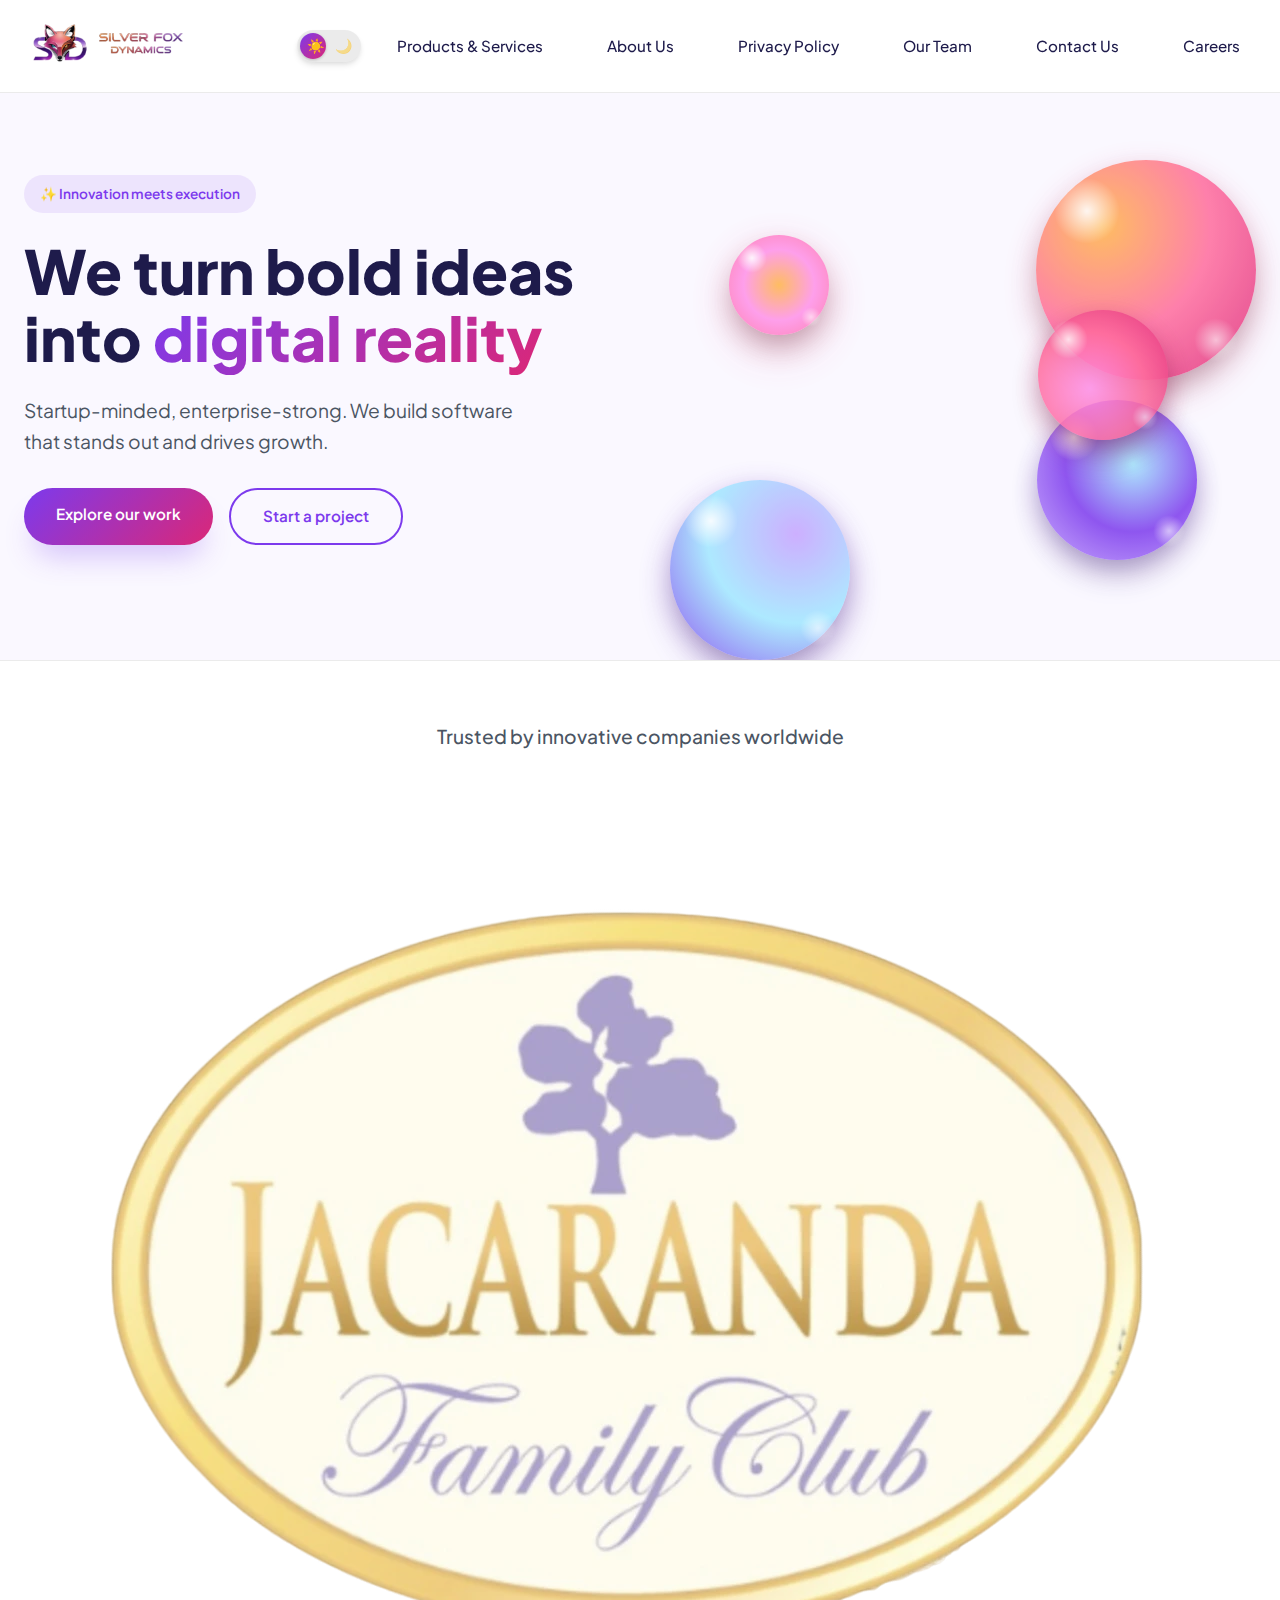
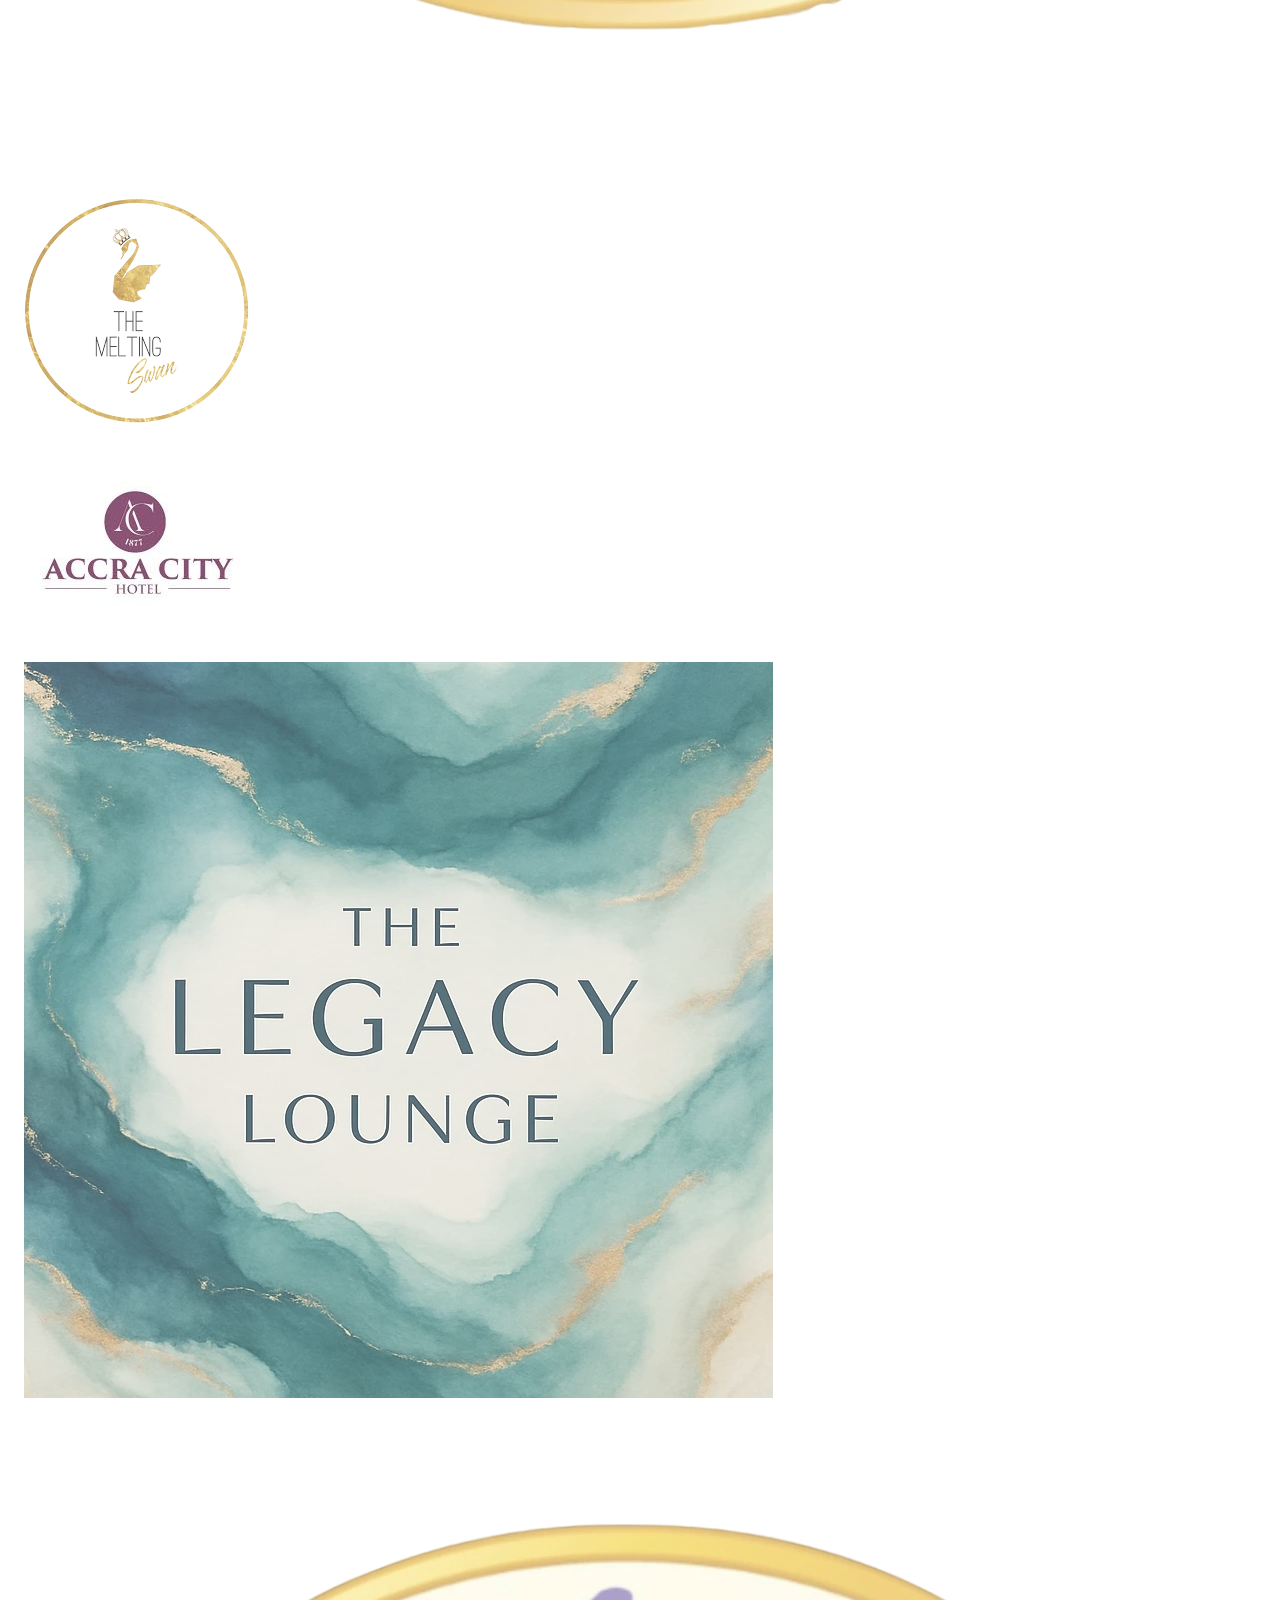
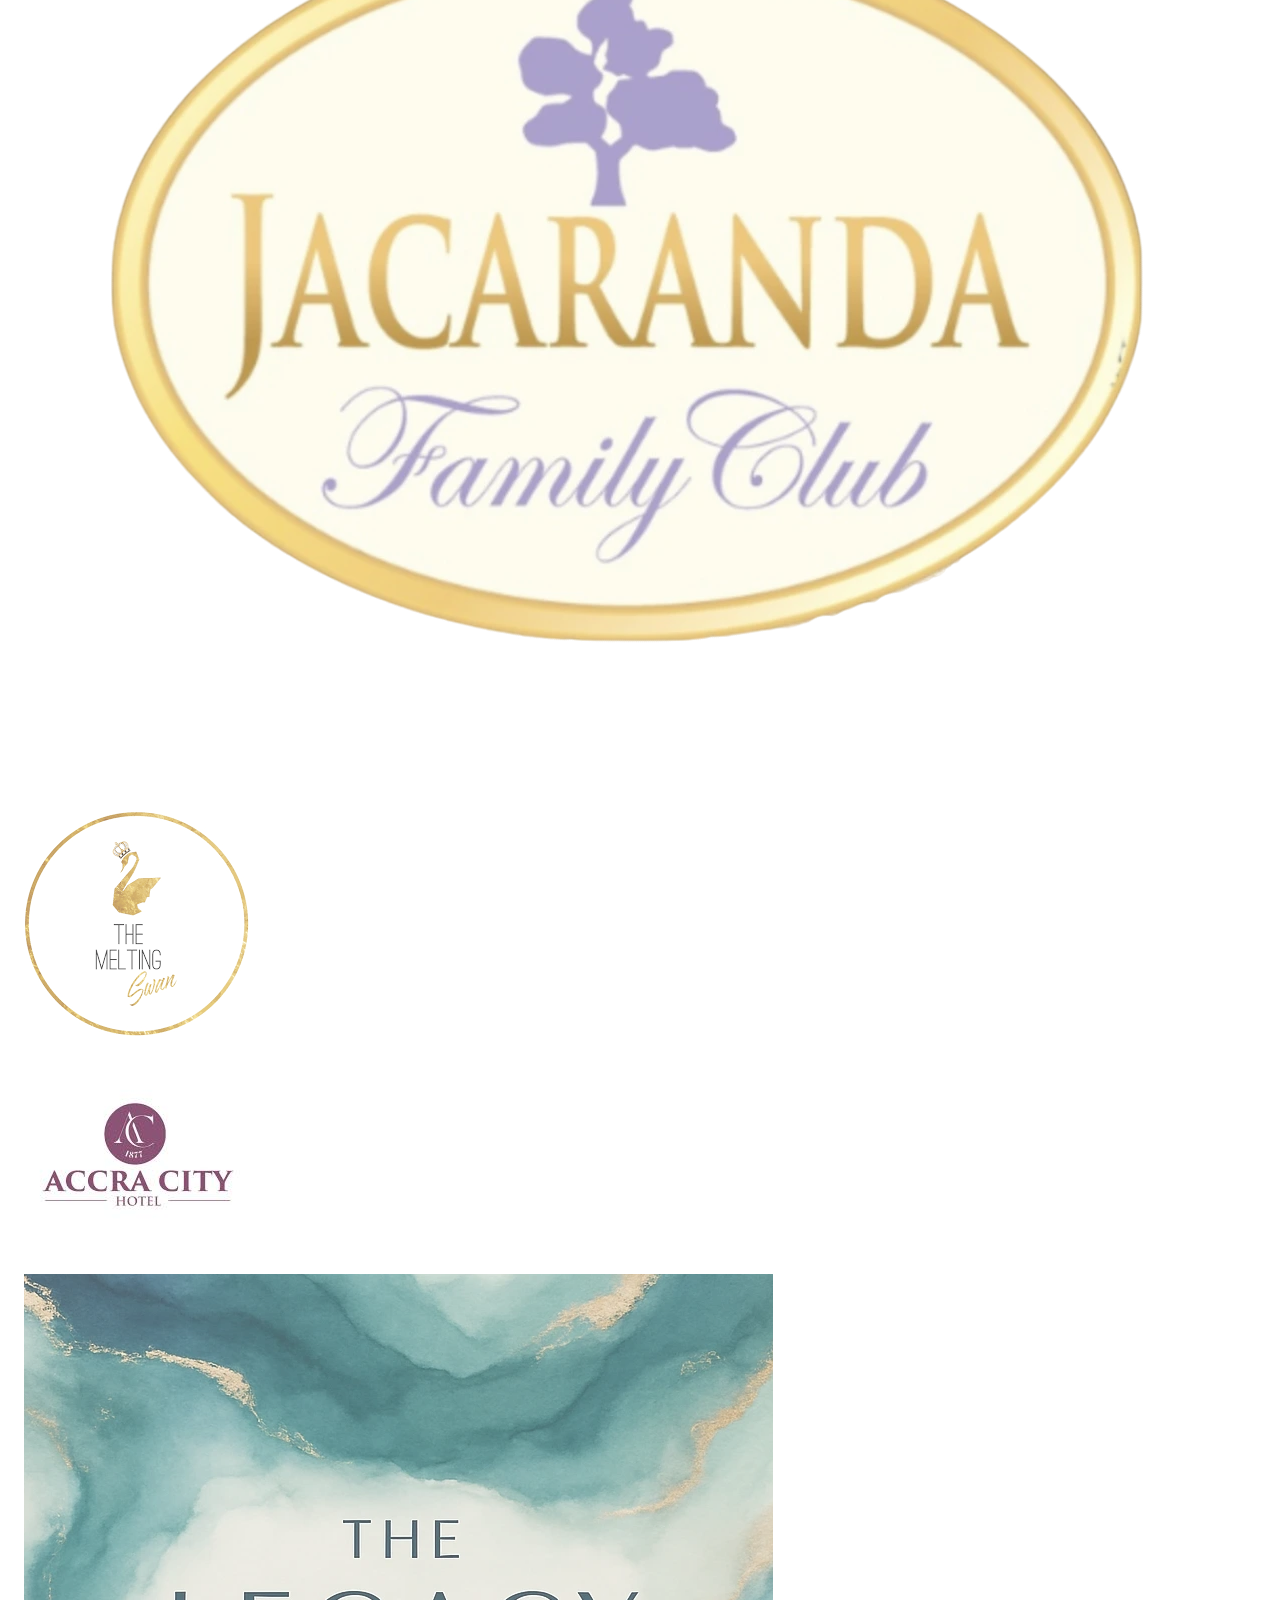
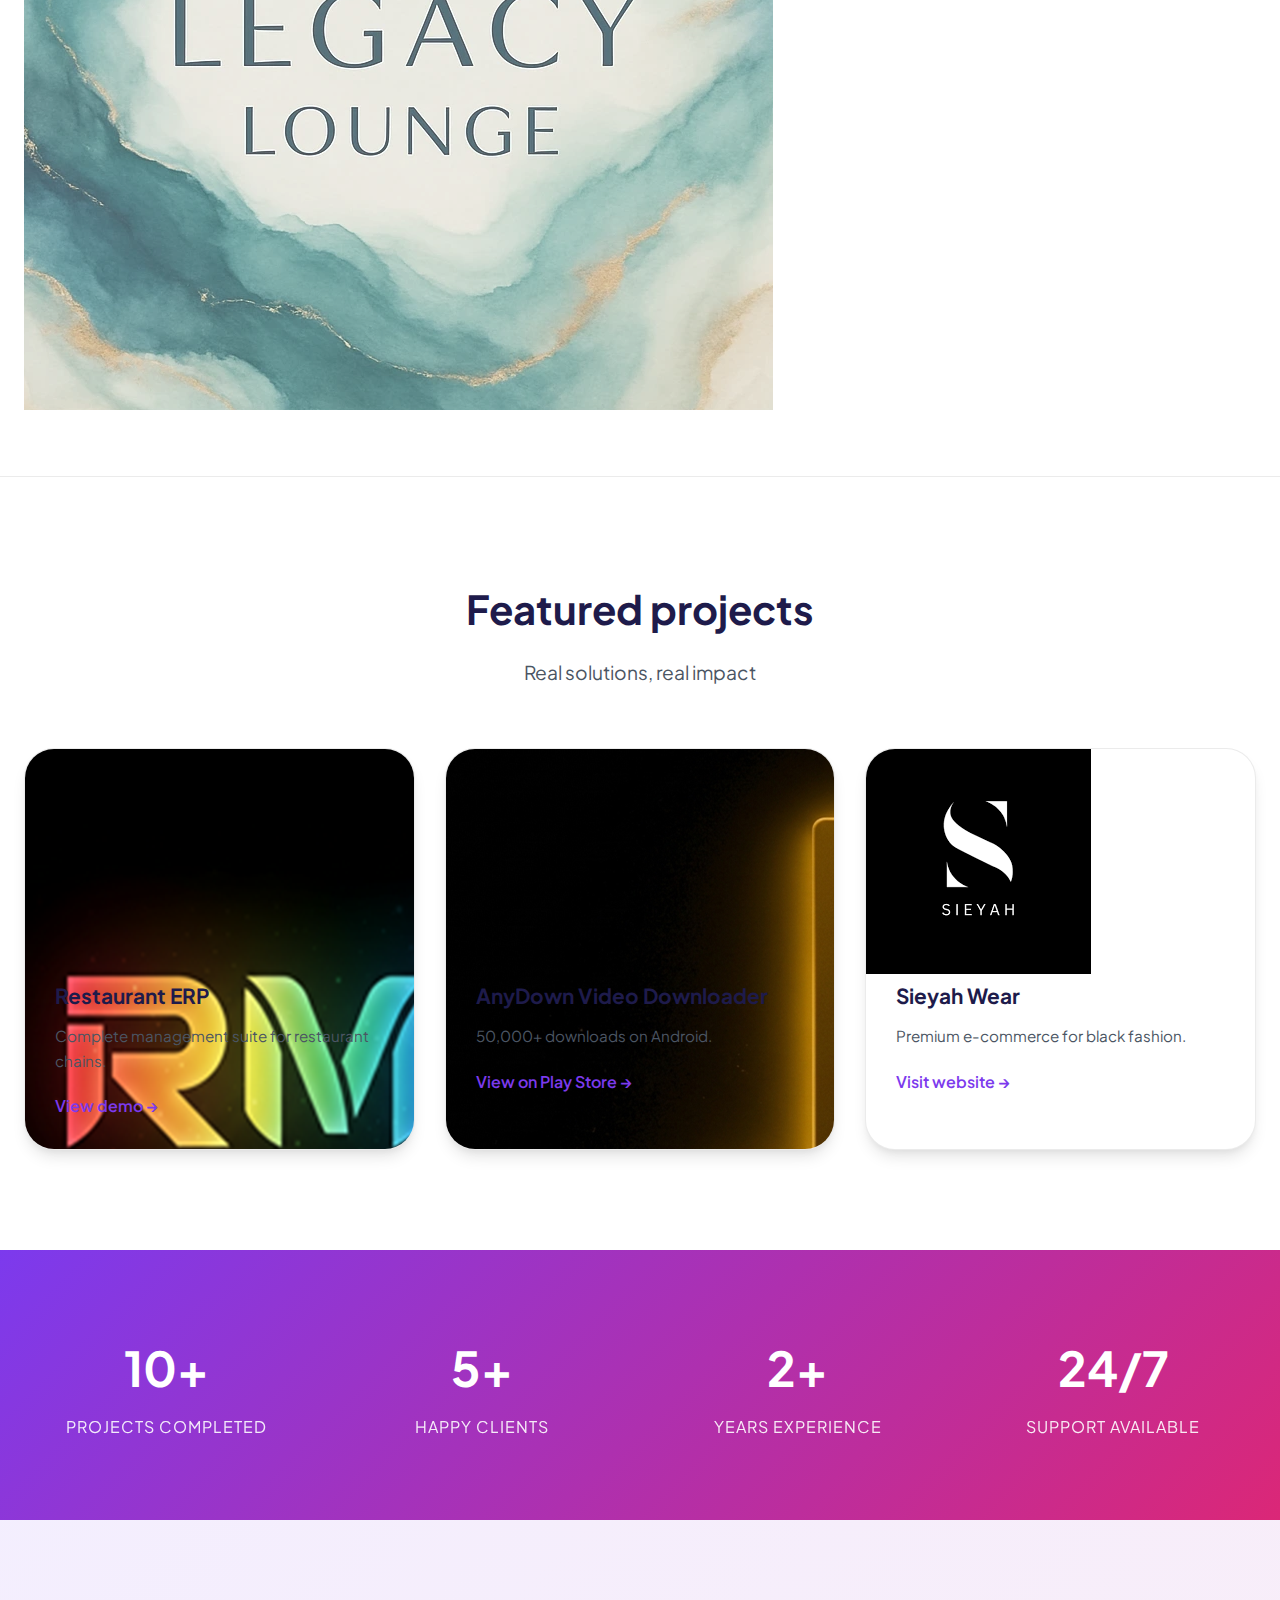
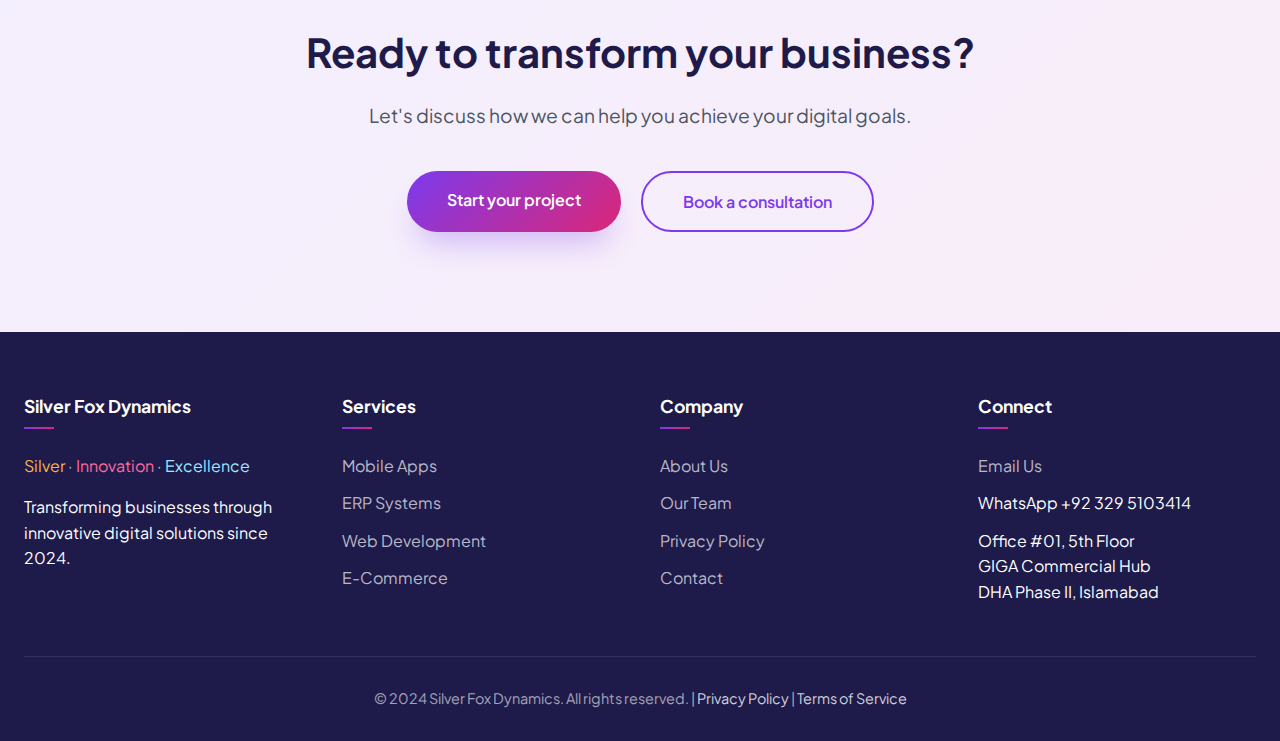
<file: index.html>
<!DOCTYPE html>
<html lang="en">
<head>
    <meta charset="UTF-8">
    <meta name="viewport" content="width=device-width, initial-scale=1.0">
    <title>Silver Fox Dynamics - Software Development Company</title>
    
    <!-- ========== PRIMARY SEO META TAGS ========== -->
    <meta name="description" content="Silver Fox Dynamics is a premier software development company delivering innovative digital solutions for global businesses. Startup-minded, enterprise-strong.">
    <meta name="keywords" content="software company, digital innovation partner, custom software development, ERP systems, mobile app development, web development, e-commerce solutions, restaurant ERP, video downloader app, software house Islamabad">
    <meta name="author" content="Silver Fox Dynamics">
    <meta name="robots" content="index, follow, max-snippet:-1, max-image-preview:large, max-video-preview:-1">
    <meta name="googlebot" content="index, follow">
    <meta name="bingbot" content="index, follow">
    <meta name="revisit-after" content="7 days">
    <meta name="language" content="English">
    <meta name="distribution" content="global">
    <meta name="rating" content="General">
    
    <!-- ========== OPEN GRAPH (OG) META TAGS FOR SOCIAL MEDIA ========== -->
    <meta property="og:title" content="Silver Fox Dynamics - Digital Innovation Partner | Software Development Company">
    <meta property="og:description" content="We turn bold ideas into digital reality. Custom software, mobile apps, ERP systems, and e-commerce solutions for forward-thinking businesses.">
    <meta property="og:type" content="website">
    <meta property="og:url" content="https://www.silverfoxdynamics.com/">
    <meta property="og:image" content="https://www.silverfoxdynamics.com/images/og-image.jpg">
    <meta property="og:image:alt" content="Silver Fox Dynamics - Digital Innovation Partner">
    <meta property="og:site_name" content="Silver Fox Dynamics">
    <meta property="og:locale" content="en_US">
    
    <!-- ========== TWITTER CARD META TAGS ========== -->
    <meta name="twitter:card" content="summary_large_image">
    <meta name="twitter:title" content="Silver Fox Dynamics - Digital Innovation Partner | Software Development Company">
    <meta name="twitter:description" content="We build software that stands out and drives growth. Explore our custom ERP, mobile apps, and web development services.">
    <meta name="twitter:image" content="https://www.silverfoxdynamics.com/images/twitter-card.jpg">
    <meta name="twitter:site" content="@silverfoxdyn">
    
    <!-- ========== ADDITIONAL SEO & STRUCTURED DATA ========== -->
    <meta name="geo.region" content="PK-IS">
    <meta name="geo.placename" content="Islamabad">
    <meta name="geo.position" content="33.6844;73.0479">
    <meta name="ICBM" content="33.6844, 73.0479">
    <link rel="canonical" href="https://www.silverfoxdynamics.com/">
    
    <!-- ========== JSON-LD STRUCTURED DATA (RICH SNIPPETS) ========== -->
    <script type="application/ld+json">
    {
        "@context": "https://schema.org",
        "@type": "SoftwareCompany",
        "name": "Silver Fox Dynamics",
        "url": "https://www.silverfoxdynamics.com",
        "logo": "https://www.silverfoxdynamics.com/images/logo1.png",
        "image": "https://www.silverfoxdynamics.com/images/og-image.jpg",
        "description": "Silver Fox Dynamics is a digital innovation partner specializing in custom software development, ERP systems, mobile applications, and e-commerce solutions.",
        "address": {
            "@type": "PostalAddress",
            "streetAddress": "Office #01, 5th Floor, GIGA Commercial Hub, DHA Phase II",
            "addressLocality": "Islamabad",
            "addressCountry": "Pakistan"
        },
        "contactPoint": {
            "@type": "ContactPoint",
            "telephone": "+923295103414",
            "contactType": "customer service",
            "email": "info@silverfoxdynamics.com",
            "availableLanguage": ["English", "Urdu"]
        },
        "sameAs": [
            "https://www.linkedin.com/company/silverfoxdynamics",
            "https://twitter.com/silverfoxdyn",
            "https://www.facebook.com/silverfoxdynamics"
        ],
        "foundingDate": "2024",
        "numberOfEmployees": {
            "@type": "QuantitativeValue",
            "value": "10"
        },
        "knowsAbout": ["Software Development", "ERP Systems", "Mobile App Development", "Web Development", "E-commerce Solutions", "Restaurant Management Software", "Video Downloader Apps"],
        "hasOfferCatalog": {
            "@type": "OfferCatalog",
            "name": "Software Services",
            "itemListElement": [
                {
                    "@type": "Offer",
                    "itemOffered": {
                        "@type": "Service",
                        "name": "Custom ERP Development",
                        "description": "Enterprise resource planning systems tailored to your business needs"
                    }
                },
                {
                    "@type": "Offer",
                    "itemOffered": {
                        "@type": "Service",
                        "name": "Mobile App Development",
                        "description": "Native and cross-platform mobile applications for Android and iOS"
                    }
                },
                {
                    "@type": "Offer",
                    "itemOffered": {
                        "@type": "Service",
                        "name": "Web Development",
                        "description": "Modern, responsive websites and web applications"
                    }
                }
            ]
        }
    }
    </script>
    
    <!-- Organization Structured Data -->
    <script type="application/ld+json">
    {
        "@context": "https://schema.org",
        "@type": "Organization",
        "name": "Silver Fox Dynamics",
        "url": "https://www.silverfoxdynamics.com",
        "logo": "https://www.silverfoxdynamics.com/images/logo1.png",
        "contactPoint": {
            "@type": "ContactPoint",
            "telephone": "+92-329-5103414",
            "contactType": "sales",
            "areaServed": "Worldwide",
            "availableLanguage": ["English"]
        },
        "sameAs": [
            "https://www.linkedin.com/company/silverfoxdynamics",
            "https://twitter.com/silverfoxdyn"
        ]
    }
    </script>
    
    <!-- Website Structured Data -->
    <script type="application/ld+json">
    {
        "@context": "https://schema.org",
        "@type": "WebSite",
        "name": "Silver Fox Dynamics",
        "url": "https://www.silverfoxdynamics.com",
        "description": "Digital innovation partner offering custom software development, ERP systems, mobile apps, and web solutions.",
        "potentialAction": {
            "@type": "SearchAction",
            "target": {
                "@type": "EntryPoint",
                "urlTemplate": "https://www.silverfoxdynamics.com/search?q={search_term_string}"
            },
            "query-input": "required name=search_term_string"
        }
    }
    </script>
    
    <!-- ========== VERIFICATION TAGS (Placeholders - Replace with actual) ========== -->
    <meta name="google-site-verification" content="your-google-verification-code-here">
    <meta name="msvalidate.01" content="your-bing-verification-code-here">
    
    <!-- ========== EXISTING TAGS (Preserved) ========== -->
    <link href="https://fonts.googleapis.com/css2?family=Plus+Jakarta+Sans:wght@400;500;600;700;800&display=swap" rel="stylesheet">
    <link rel="stylesheet" href="style.css">
    <link rel="icon" type="image/png" href="fav.png">
    <link rel="manifest" href="manifest.json">
    <meta name="theme-color" content="#7C3AED"/>
    <script async src="https://pagead2.googlesyndication.com/pagead/js/adsbygoogle.js?client=ca-pub-2830535043426573"
     crossorigin="anonymous"></script>
</head>
<body class="prototype-colorful">
    <!-- Header (Preserved original structure) -->
    <header class="colorful-header">
        <div class="container">
            <a href="index.html">
                <img src="images/logo1.png" alt="Silver Fox Dynamics - Software Development Company Logo" class="header-logo">
            </a>
            <nav>
                <!-- Theme Toggle Switch - Modern Minimal UI -->
                <div class="theme-toggle-wrapper">
                    <button class="theme-switch" id="themeToggleBtn" aria-label="Switch between light and dark mode">
                        <span class="theme-icon light-icon">☀️</span>
                        <span class="theme-icon dark-icon">🌙</span>
                        <span class="toggle-slider"></span>
                    </button>
                </div>
                <div class="menu-toggle" onclick="toggleMenu()">
                    <span></span><span></span><span></span>
                </div>
                <ul id="menu" class="nav-menu">
                    <li><a href="products.html">Products & Services</a></li>
                    <li><a href="about.html">About Us</a></li>
                    <li><a href="privacy.html">Privacy Policy</a></li>
                    <li><a href="team.html">Our Team</a></li>
                    <li><a href="contact.html">Contact Us</a></li>
                    <li><a href="careers.html">Careers</a></li>
                </ul>
            </nav>
        </div>
    </header>

    <!-- Hero Section -->
    <section class="colorful-hero">
        <div class="container">
            <div class="hero-content">
                <span class="hero-badge">✨ Innovation meets execution</span>
                <h1>We turn bold ideas into <span class="gradient-text">digital reality</span></h1>
                <p>Startup-minded, enterprise-strong. We build software that stands out and drives growth.</p>
                <div class="hero-buttons">
                    <a href="products.html" class="btn btn-gradient">Explore our work</a>
                    <a href="contact.html" class="btn btn-outline-gradient">Start a project</a>
                </div>
            </div>
            <div class="hero-visual">
    <div class="floating-shapes">
        <div class="shape shape-1"></div>
        <div class="shape shape-2"></div>
        <div class="shape shape-3"></div>
        <div class="shape shape-4"></div>
        <div class="shape shape-5"></div>
    </div>
</div>
        </div>
    </section>

    <!-- Client Logos (Updated Carousel Section) -->
<section class="client-logos">
    <div class="container">
        <h3>Trusted by innovative companies worldwide</h3>
        <div class="logo-carousel">
            <div class="logo-track">
                <div class="logo-item"><img src="/images/jfc-logo.png" alt="JFC - Trusted Client Logo"></div>
                <div class="logo-item"><img src="/images/nat-logo.png" alt="NAT - Trusted Client Logo"></div>
                <div class="logo-item"><img src="/images/accra-logo.png" alt="Accra - Trusted Client Logo"></div>
                <div class="logo-item"><img src="/images/safari-logo.png" alt="Safari - Trusted Client Logo"></div>
                <!-- Duplicate set for seamless infinite loop -->
                <div class="logo-item"><img src="/images/jfc-logo.png" alt="JFC - Trusted Client Logo"></div>
                <div class="logo-item"><img src="/images/nat-logo.png" alt="NAT - Trusted Client Logo"></div>
                <div class="logo-item"><img src="/images/accra-logo.png" alt="Accra - Trusted Client Logo"></div>
                <div class="logo-item"><img src="/images/safari-logo.png" alt="Safari - Trusted Client Logo"></div>
            </div>
        </div>
    </div>
</section>
    <!-- Featured Projects -->
    <section class="featured-projects">
        <div class="container">
            <div class="section-header">
                <h2>Featured projects</h2>
                <p>Real solutions, real impact</p>
            </div>

            <div class="projects-grid">
                <!-- Project 1 -->
                <div class="project-card">
                    <div class="project-image"><img src="/images/rms-logo.png" alt="Restaurant ERP System Logo - Silver Fox Dynamics Project"></div>
                    <div class="project-content">
                        <h3>Restaurant ERP</h3>
                        <p>Complete management suite for restaurant chains.</p>
                        <a href="https://oracleapex.com/ords/r/rms_base/restaurant-management-system167524/custom-login-page?session=0" target="_blank" class="project-link">View demo →</a>
                    </div>
                </div>

                <!-- Project 2 -->
                <div class="project-card">
                     <div class="project-image"><img src="/images/anydown-logo.png" alt="AnyDown Video Downloader App Logo - Android Application"></div>
                    <div class="project-content">
                        <h3>AnyDown Video Downloader</h3>
                        <p>50,000+ downloads on Android.</p>
                        <a href="https://play.google.com/store/apps/details?id=com.any.down.video.downloader.videodownloader" target="_blank" class="project-link">View on Play Store →</a>
                    </div>
                </div>

                <!-- Project 3 -->
                <div class="project-card">
                     <div class="project-image"><img src="/images/sieyah-logo.png" alt="Sieyah Wear E-commerce Website Logo"></div>
                    <div class="project-content">
                        <h3>Sieyah Wear</h3>
                        <p>Premium e-commerce for black fashion.</p>
                        <a href="http://sieyahwear.com/" target="_blank" class="project-link">Visit website →</a>
                    </div>
                </div>
            </div>
        </div>
    </section>

    <!-- Stats Section -->
    <section class="stats-section">
        <div class="container">
            <div class="stats-grid">
                <div class="stat-item">
                    <h3>10+</h3>
                    <p>Projects completed</p>
                </div>
                <div class="stat-item">
                    <h3>5+</h3>
                    <p>Happy clients</p>
                </div>
                <div class="stat-item">
                    <h3>2+</h3>
                    <p>Years experience</p>
                </div>
                <div class="stat-item">
                    <h3>24/7</h3>
                    <p>Support available</p>
                </div>
            </div>
        </div>
    </section>

    <!-- CTA Section -->
    <section class="cta-section">
        <div class="container">
            <h2>Ready to transform your business?</h2>
            <p>Let's discuss how we can help you achieve your digital goals.</p>
            <div class="cta-buttons">
                <a href="contact.html" class="btn btn-gradient btn-large">Start your project</a>
                <a href="contact.html" class="btn btn-outline-gradient btn-large">Book a consultation</a>
            </div>
        </div>
    </section>

    <!-- Footer (Preserved structure) -->
    <footer class="colorful-footer">
        <div class="container">
            <div class="footer-grid">
                <div class="footer-col">
                    <h4>Silver Fox Dynamics</h4>
                    <div class="brand-tagline">
                        <span>Silver</span> · <span>Innovation</span> · <span>Excellence</span>
                    </div>
                    <p>Transforming businesses through innovative digital solutions since 2024.</p>
                </div>

                <div class="footer-col">
                    <h4>Services</h4>
                    <ul>
                        <li><a href="products.html#mobile">Mobile Apps</a></li>
                        <li><a href="products.html#erp">ERP Systems</a></li>
                        <li><a href="products.html#web">Web Development</a></li>
                        <li><a href="products.html#ecommerce">E-Commerce</a></li>
                    </ul>
                </div>

                <div class="footer-col">
                    <h4>Company</h4>
                    <ul>
                        <li><a href="about.html">About Us</a></li>
                        <li><a href="team.html">Our Team</a></li>
                        <li><a href="privacy.html">Privacy Policy</a></li>
                        <li><a href="contact.html">Contact</a></li>
                    </ul>
                </div>

                <div class="footer-col">
                    <h4>Connect</h4>
                    <ul>
                        <li><a href="mailto:info@silverfoxdynamics.com">Email Us</a></li>
                        <li>WhatsApp +92 329 5103414</li>
                        <li>Office #01, 5th Floor<br>GIGA Commercial Hub<br>DHA Phase II, Islamabad</li>
                    </ul>
                </div>
            </div>

            <div class="footer-bottom">
                <p>&copy; 2024 Silver Fox Dynamics. All rights reserved. | <a href="privacy.html">Privacy Policy</a> | <a href="terms.html">Terms of Service</a></p>
            </div>
        </div>
    </footer>

    <script src="script.js"></script>
    <script>
        // ==================== DUAL THEME SYSTEM ====================
        // Theme management with localStorage persistence
        (function() {
            // Get theme toggle button
            const themeBtn = document.getElementById('themeToggleBtn');
            const body = document.body;
            
            // Check for saved theme preference
            const savedTheme = localStorage.getItem('silverfox_theme');
            
            // Function to apply theme based on body class
            function applyTheme(isDark) {
                if (isDark) {
                    body.classList.add('dark-theme');
                    if (themeBtn) themeBtn.classList.add('dark-active');
                } else {
                    body.classList.remove('dark-theme');
                    if (themeBtn) themeBtn.classList.remove('dark-active');
                }
            }
            
            // Determine initial theme
            if (savedTheme === 'dark') {
                applyTheme(true);
            } else if (savedTheme === 'light') {
                applyTheme(false);
            } else {
                // Check system preference if no saved preference
                const prefersDark = window.matchMedia('(prefers-color-scheme: dark)').matches;
                applyTheme(prefersDark);
                // Save system preference for consistency
                localStorage.setItem('silverfox_theme', prefersDark ? 'dark' : 'light');
            }
            
            // Toggle theme function
            function toggleTheme() {
                const isDark = body.classList.contains('dark-theme');
                if (isDark) {
                    body.classList.remove('dark-theme');
                    localStorage.setItem('silverfox_theme', 'light');
                    if (themeBtn) themeBtn.classList.remove('dark-active');
                } else {
                    body.classList.add('dark-theme');
                    localStorage.setItem('silverfox_theme', 'dark');
                    if (themeBtn) themeBtn.classList.add('dark-active');
                }
            }
            
            // Add click event listener to toggle button
            if (themeBtn) {
                themeBtn.addEventListener('click', toggleTheme);
            }
            
            // Listen for system preference changes (optional)
            window.matchMedia('(prefers-color-scheme: dark)').addEventListener('change', (e) => {
                // Only apply if user hasn't manually set a preference
                if (!localStorage.getItem('silverfox_theme')) {
                    applyTheme(e.matches);
                }
            });
        })();

        // Toggle menu function (preserved)
        function toggleMenu() {
            const menu = document.getElementById('menu');
            const menuToggle = document.querySelector('.menu-toggle');
            menu.classList.toggle('show');
            menuToggle.classList.toggle('active');
        }

        // Close menu when clicking outside
        document.addEventListener('click', function(event) {
            const menu = document.getElementById('menu');
            const menuToggle = document.querySelector('.menu-toggle');
            
            if (menu && menuToggle && !menu.contains(event.target) && !menuToggle.contains(event.target)) {
                menu.classList.remove('show');
                menuToggle.classList.remove('active');
            }
        });

        // Close menu when clicking on links
        document.querySelectorAll('#menu a').forEach(link => {
            link.addEventListener('click', () => {
                document.getElementById('menu').classList.remove('show');
                document.querySelector('.menu-toggle').classList.remove('active');
            });
        });

        // Header scroll effect
        window.addEventListener('scroll', function() {
            const header = document.querySelector('header');
            if (window.scrollY > 50) {
                header.classList.add('scrolled');
            } else {
                header.classList.remove('scrolled');
            }
        });

        // Initialize header state
        if (window.scrollY > 50) {
            document.querySelector('header').classList.add('scrolled');
        }
    </script>
</body>
</html>
</file>
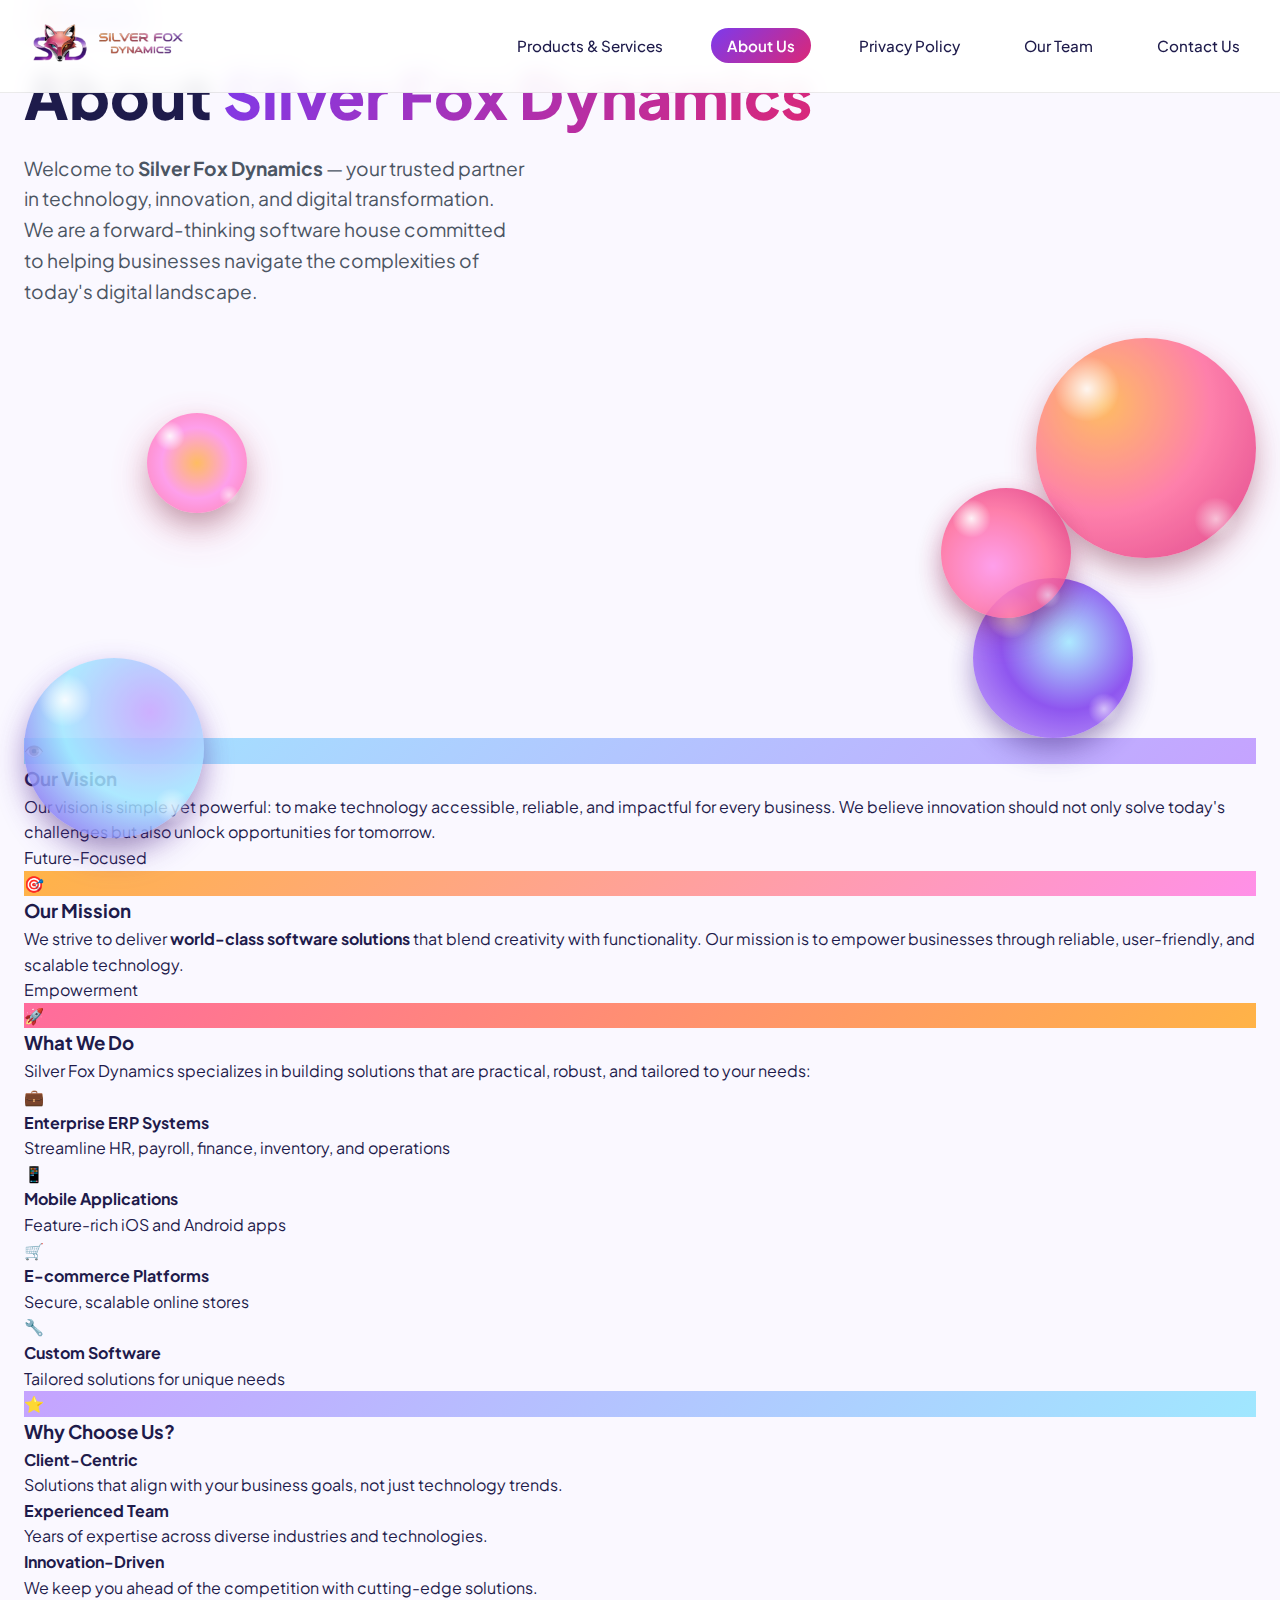
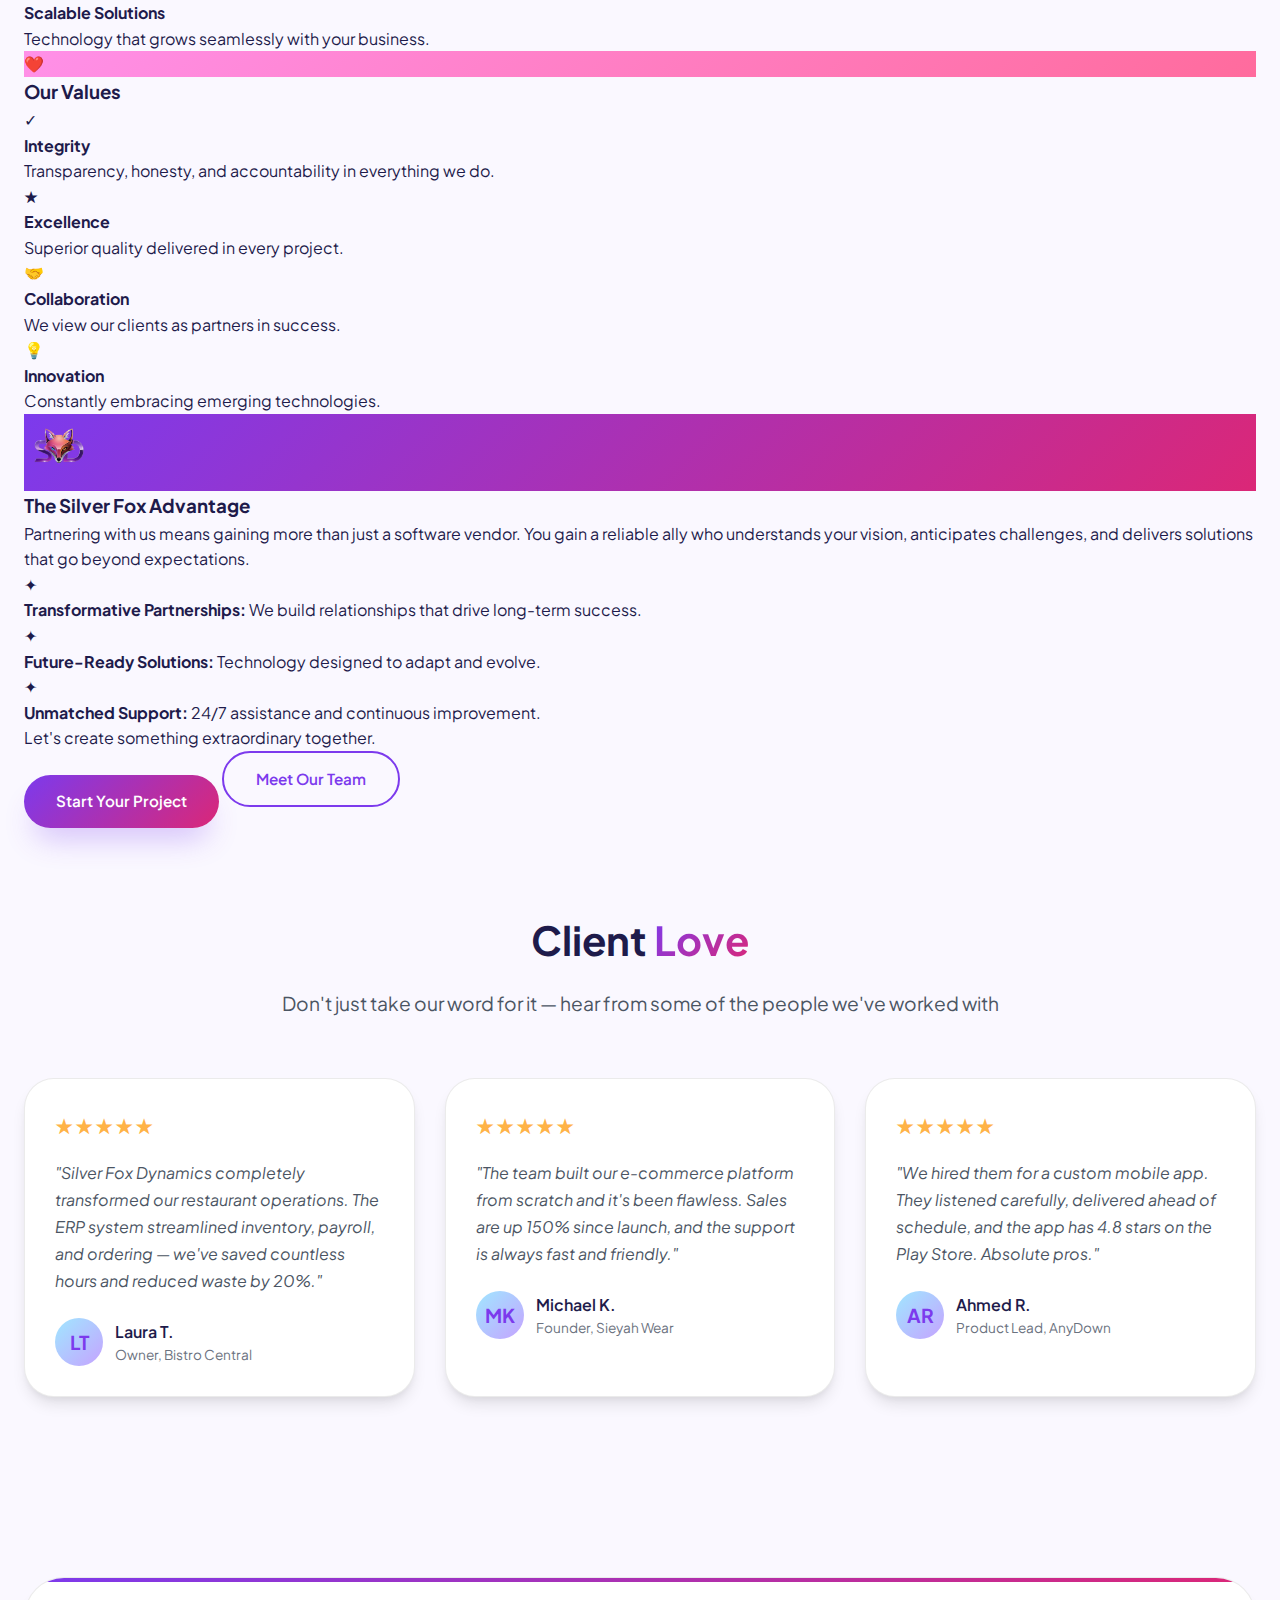
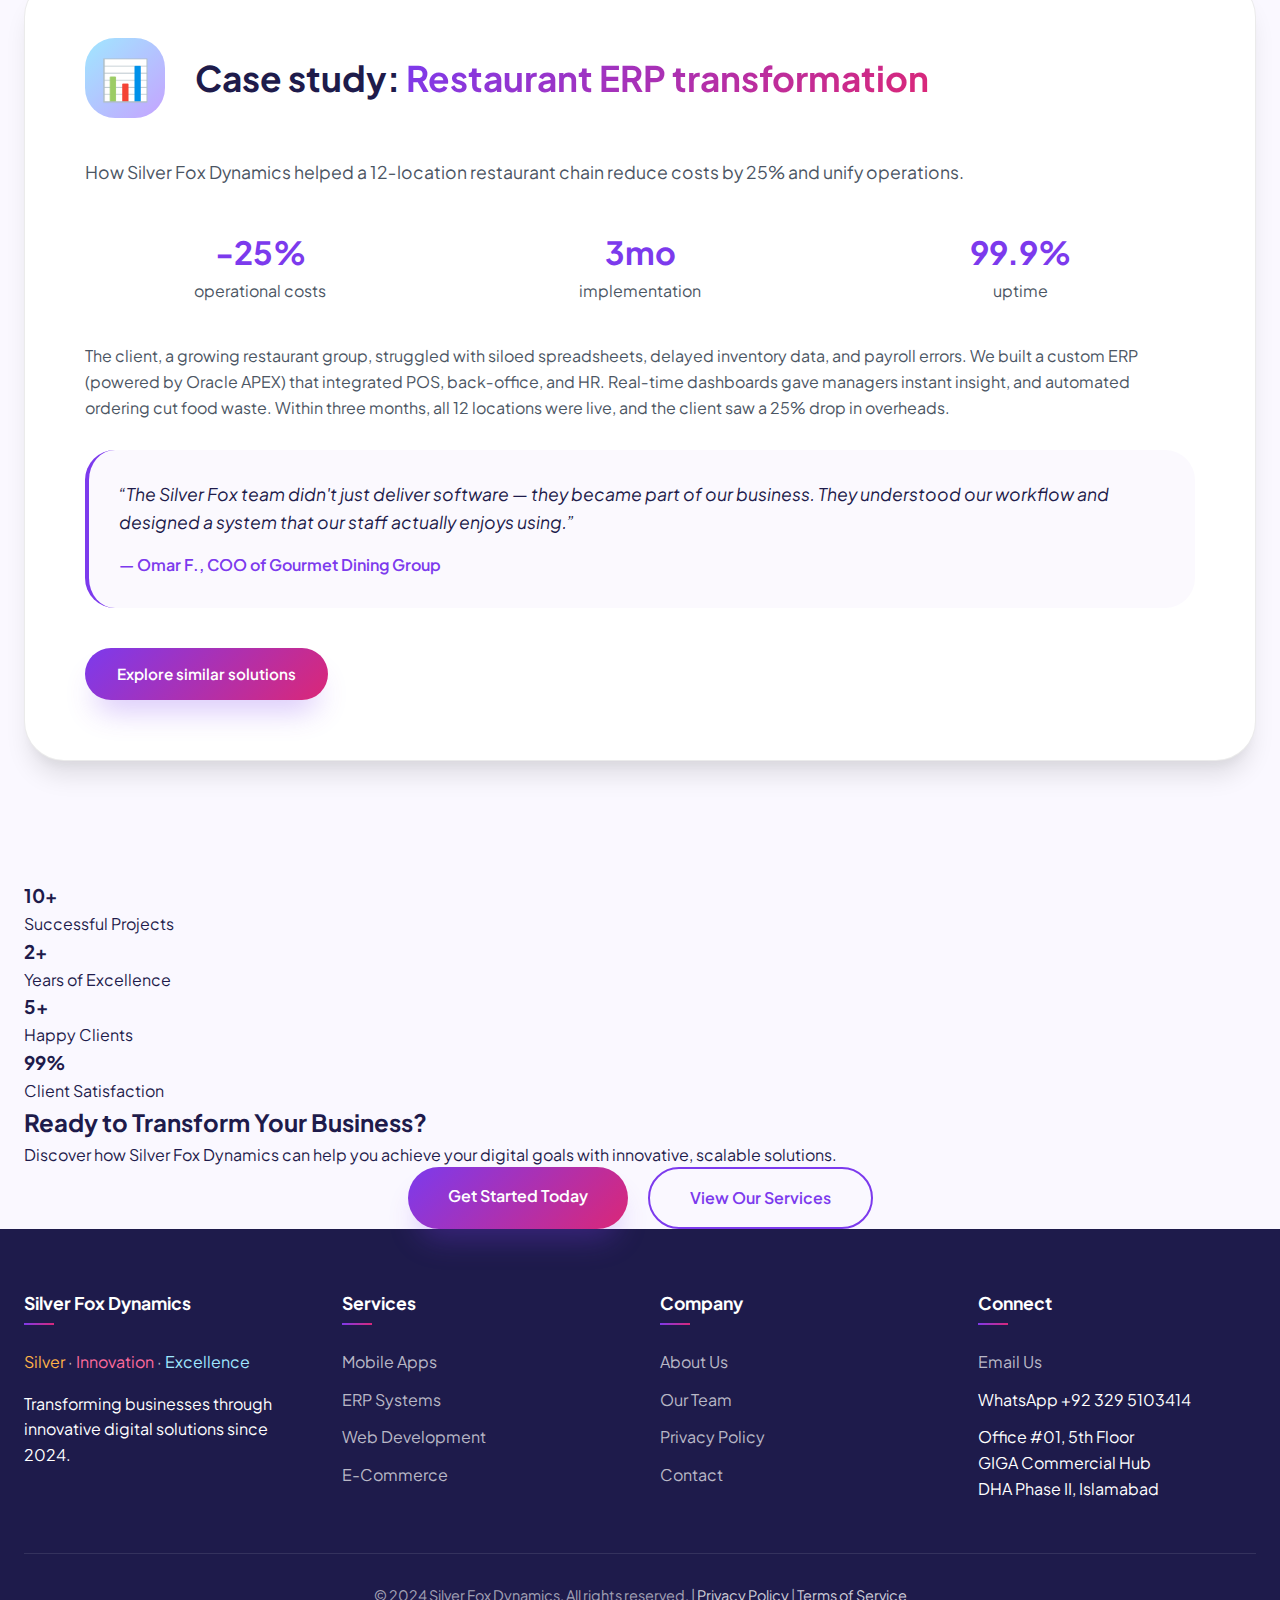
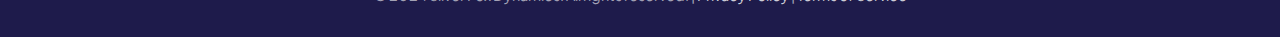
<file: about.html>
<!DOCTYPE html>
<html lang="en">
<head>
    <meta charset="UTF-8">
    <meta name="viewport" content="width=device-width, initial-scale=1.0">
    <title>About Us | Silver Fox Dynamics</title>
    <link href="https://fonts.googleapis.com/css2?family=Plus+Jakarta+Sans:wght@400;500;600;700;800&display=swap" rel="stylesheet">
    <link rel="stylesheet" href="style.css">
    <link rel="icon" type="image/png" href="fav.png">
    <meta name="theme-color" content="#7C3AED"/>
    <style>
        /* mini additions for reviews & case study */
        .reviews-grid {
            display: grid;
            grid-template-columns: repeat(3, 1fr);
            gap: 30px;
            margin-top: 40px;
        }
        .review-card {
            background: var(--bg-white);
            border-radius: 30px;
            padding: 30px;
            box-shadow: var(--shadow-md);
            border: 1px solid var(--border-light);
            transition: all 0.3s ease;
            position: relative;
        }
        .review-card:hover {
            transform: translateY(-8px);
            box-shadow: var(--shadow-lg);
        }
        .review-rating {
            color: #FFB347;
            font-size: 1.3rem;
            letter-spacing: 2px;
            margin-bottom: 16px;
        }
        .review-text {
            color: var(--text-medium);
            font-size: 1rem;
            line-height: 1.7;
            margin-bottom: 24px;
            font-style: italic;
        }
        .review-author {
            display: flex;
            align-items: center;
            gap: 12px;
        }
        .author-avatar {
            width: 48px;
            height: 48px;
            border-radius: 50%;
            background: linear-gradient(135deg, #A0E7FF, #C5A3FF);
            display: flex;
            align-items: center;
            justify-content: center;
            font-weight: bold;
            color: var(--purple);
            font-size: 1.2rem;
        }
        .author-info h4 {
            font-size: 1rem;
            font-weight: 600;
            color: var(--text-dark);
        }
        .author-info p {
            font-size: 0.85rem;
            color: var(--text-light);
        }

        .case-study-modern {
            background: var(--bg-white);
            border-radius: 40px;
            padding: 60px;
            box-shadow: var(--shadow-lg);
            border: 1px solid var(--border-light);
            margin: 60px 0 20px;
            position: relative;
            overflow: hidden;
        }
        .case-study-modern::before {
            content: '';
            position: absolute;
            top: 0;
            left: 0;
            right: 0;
            height: 4px;
            background: var(--gradient-primary);
        }
        .case-study-header {
            display: flex;
            gap: 30px;
            align-items: center;
            margin-bottom: 40px;
            flex-wrap: wrap;
        }
        .case-study-icon {
            width: 80px;
            height: 80px;
            border-radius: 30px;
            background: var(--gradient-2);
            display: flex;
            align-items: center;
            justify-content: center;
            font-size: 2.5rem;
        }
        .case-study-header h2 {
            font-size: 2.2rem;
            font-weight: 700;
        }
        .case-stats {
            display: grid;
            grid-template-columns: repeat(3, 1fr);
            gap: 30px;
            margin: 40px 0;
            text-align: center;
        }
        .case-stat-item h4 {
            font-size: 2rem;
            font-weight: 700;
            color: var(--purple);
        }
        .case-stat-item p {
            color: var(--text-medium);
        }
        .case-testimonial {
            background: rgba(124, 58, 237, 0.03);
            padding: 30px;
            border-radius: 30px;
            border-left: 4px solid var(--purple);
            margin-top: 30px;
        }
        .case-testimonial p {
            font-size: 1.1rem;
            color: var(--text-dark);
            font-style: italic;
        }
        .case-testimonial span {
            display: block;
            margin-top: 16px;
            color: var(--purple);
            font-weight: 600;
        }

        @media (max-width: 1024px) {
            .reviews-grid { grid-template-columns: repeat(2, 1fr); }
        }
        @media (max-width: 768px) {
            .reviews-grid { grid-template-columns: 1fr; }
            .case-study-modern { padding: 30px; }
            .case-stats { grid-template-columns: 1fr; }
        }
    </style>
</head>
<body class="prototype-colorful">
    <!-- Header -->
    <header class="colorful-header">
        <div class="container">
            <a href="index.html">
                <img src="images/logo1.png" alt="Silver Fox Dynamics Logo" class="header-logo">
            </a>
            <nav>
                <div class="menu-toggle" onclick="toggleMenu()">
                    <span></span><span></span><span></span>
                </div>
                <ul id="menu" class="nav-menu">
                    <li><a href="products.html">Products & Services</a></li>
                    <li><a href="about.html" class="active">About Us</a></li>
                    <li><a href="privacy.html">Privacy Policy</a></li>
                    <li><a href="team.html">Our Team</a></li>
                    <li><a href="contact.html">Contact Us</a></li>
                </ul>
            </nav>
        </div>
    </header>

    <!-- Hero Section (unchanged) -->
    <section class="about-hero-modern">
        <div class="container">
            <div class="hero-content">
                <span class="hero-badge">🦊 Who we are</span>
                <h1>About <span class="gradient-text">Silver Fox Dynamics</span></h1>
                <p>Welcome to <strong>Silver Fox Dynamics</strong> — your trusted partner in technology, innovation, and digital transformation. We are a forward-thinking software house committed to helping businesses navigate the complexities of today's digital landscape.</p>
            </div>
            <div class="hero-visual">
                <div class="floating-shapes">
                    <div class="shape shape-1"></div>
                    <div class="shape shape-2"></div>
                    <div class="shape shape-3"></div>
                    <div class="shape shape-4"></div>
                    <div class="shape shape-5"></div>
                </div>
            </div>
        </div>
    </section>

    <!-- About Grid (unchanged) -->
    <section class="about-grid-section">
        <div class="container">
            <div class="about-grid-modern">
                <!-- Vision Card -->
                <div class="about-card-modern vision-card">
                    <div class="card-inner">
                        <div class="card-icon-wrapper" style="background: linear-gradient(135deg, #A0E7FF, #C5A3FF);">
                            <span class="card-icon">👁️</span>
                        </div>
                        <h3>Our Vision</h3>
                        <p>Our vision is simple yet powerful: to make technology accessible, reliable, and impactful for every business. We believe innovation should not only solve today's challenges but also unlock opportunities for tomorrow.</p>
                        <div class="card-tag">
                            <span>Future-Focused</span>
                        </div>
                    </div>
                </div>
                <!-- Mission Card -->
                <div class="about-card-modern mission-card">
                    <div class="card-inner">
                        <div class="card-icon-wrapper" style="background: linear-gradient(135deg, #FFB347, #FF90E8);">
                            <span class="card-icon">🎯</span>
                        </div>
                        <h3>Our Mission</h3>
                        <p>We strive to deliver <strong>world-class software solutions</strong> that blend creativity with functionality. Our mission is to empower businesses through reliable, user-friendly, and scalable technology.</p>
                        <div class="card-tag">
                            <span>Empowerment</span>
                        </div>
                    </div>
                </div>
                <!-- What We Do Card (Spans 2 columns) -->
                <div class="about-card-modern wide-card services-card">
                    <div class="card-inner">
                        <div class="card-header-row">
                            <div class="card-icon-wrapper" style="background: linear-gradient(135deg, #FF6B9D, #FFB347);">
                                <span class="card-icon">🚀</span>
                            </div>
                            <h3>What We Do</h3>
                        </div>
                        <p>Silver Fox Dynamics specializes in building solutions that are practical, robust, and tailored to your needs:</p>
                        <div class="services-grid-mini">
                            <div class="service-mini-item">
                                <span class="service-mini-icon">💼</span>
                                <div>
                                    <h4>Enterprise ERP Systems</h4>
                                    <p>Streamline HR, payroll, finance, inventory, and operations</p>
                                </div>
                            </div>
                            <div class="service-mini-item">
                                <span class="service-mini-icon">📱</span>
                                <div>
                                    <h4>Mobile Applications</h4>
                                    <p>Feature-rich iOS and Android apps</p>
                                </div>
                            </div>
                            <div class="service-mini-item">
                                <span class="service-mini-icon">🛒</span>
                                <div>
                                    <h4>E-commerce Platforms</h4>
                                    <p>Secure, scalable online stores</p>
                                </div>
                            </div>
                            <div class="service-mini-item">
                                <span class="service-mini-icon">🔧</span>
                                <div>
                                    <h4>Custom Software</h4>
                                    <p>Tailored solutions for unique needs</p>
                                </div>
                            </div>
                        </div>
                    </div>
                </div>
                <!-- Why Choose Us Card -->
                <div class="about-card-modern advantage-card">
                    <div class="card-inner">
                        <div class="card-icon-wrapper" style="background: linear-gradient(135deg, #C5A3FF, #A0E7FF);">
                            <span class="card-icon">⭐</span>
                        </div>
                        <h3>Why Choose Us?</h3>
                        <div class="advantage-items">
                            <div class="advantage-item">
                                <h4>Client-Centric</h4>
                                <p>Solutions that align with your business goals, not just technology trends.</p>
                            </div>
                            <div class="advantage-item">
                                <h4>Experienced Team</h4>
                                <p>Years of expertise across diverse industries and technologies.</p>
                            </div>
                            <div class="advantage-item">
                                <h4>Innovation-Driven</h4>
                                <p>We keep you ahead of the competition with cutting-edge solutions.</p>
                            </div>
                            <div class="advantage-item">
                                <h4>Scalable Solutions</h4>
                                <p>Technology that grows seamlessly with your business.</p>
                            </div>
                        </div>
                    </div>
                </div>
                <!-- Our Values Card -->
                <div class="about-card-modern values-card">
                    <div class="card-inner">
                        <div class="card-icon-wrapper" style="background: linear-gradient(135deg, #FF90E8, #FF6B9D);">
                            <span class="card-icon">❤️</span>
                        </div>
                        <h3>Our Values</h3>
                        <div class="values-grid-modern">
                            <div class="value-item-modern">
                                <div class="value-icon">✓</div>
                                <h4>Integrity</h4>
                                <p>Transparency, honesty, and accountability in everything we do.</p>
                            </div>
                            <div class="value-item-modern">
                                <div class="value-icon">★</div>
                                <h4>Excellence</h4>
                                <p>Superior quality delivered in every project.</p>
                            </div>
                            <div class="value-item-modern">
                                <div class="value-icon">🤝</div>
                                <h4>Collaboration</h4>
                                <p>We view our clients as partners in success.</p>
                            </div>
                            <div class="value-item-modern">
                                <div class="value-icon">💡</div>
                                <h4>Innovation</h4>
                                <p>Constantly embracing emerging technologies.</p>
                            </div>
                        </div>
                    </div>
                </div>
                <!-- The Silver Fox Advantage Card (Featured) -->
                <div class="about-card-modern featured-card">
                    <div class="card-inner">
                        <div class="card-icon-wrapper featured" style="background: var(--gradient-primary);">
                            <img src="images/logo2.png" alt="Silver Fox Dynamics Logo" class="card-icon-image">
                        </div>
                        <h3>The Silver Fox Advantage</h3>
                        <p class="featured-text">Partnering with us means gaining more than just a software vendor. You gain a reliable ally who understands your vision, anticipates challenges, and delivers solutions that go beyond expectations.</p>
                        
                        <div class="advantage-highlight-modern">
                            <div class="highlight-item">
                                <span class="highlight-bullet">✦</span>
                                <p><strong>Transformative Partnerships:</strong> We build relationships that drive long-term success.</p>
                            </div>
                            <div class="highlight-item">
                                <span class="highlight-bullet">✦</span>
                                <p><strong>Future-Ready Solutions:</strong> Technology designed to adapt and evolve.</p>
                            </div>
                            <div class="highlight-item">
                                <span class="highlight-bullet">✦</span>
                                <p><strong>Unmatched Support:</strong> 24/7 assistance and continuous improvement.</p>
                            </div>
                        </div>
                        
                        <p class="cta-text-modern">Let's create something extraordinary together.</p>
                        
                        <div class="card-actions-modern">
                            <a href="contact.html" class="btn btn-gradient">Start Your Project</a>
                            <a href="team.html" class="btn btn-outline-gradient">Meet Our Team</a>
                        </div>
                    </div>
                </div>
            </div>
        </div>
    </section>

    <!-- ========= NEW: DUMMY REVIEWS SECTION ========= -->
    <section class="featured-projects" style="padding: 80px 0; background: var(--bg-light);">
        <div class="container">
            <div class="section-header">
                <h2>Client <span class="gradient-text">Love</span></h2>
                <p>Don't just take our word for it — hear from some of the people we've worked with</p>
            </div>
            <div class="reviews-grid">
                <!-- review 1 -->
                <div class="review-card">
                    <div class="review-rating">★★★★★</div>
                    <p class="review-text">"Silver Fox Dynamics completely transformed our restaurant operations. The ERP system streamlined inventory, payroll, and ordering — we've saved countless hours and reduced waste by 20%."</p>
                    <div class="review-author">
                        <div class="author-avatar">LT</div>
                        <div class="author-info">
                            <h4>Laura T.</h4>
                            <p>Owner, Bistro Central</p>
                        </div>
                    </div>
                </div>
                <!-- review 2 -->
                <div class="review-card">
                    <div class="review-rating">★★★★★</div>
                    <p class="review-text">"The team built our e‑commerce platform from scratch and it's been flawless. Sales are up 150% since launch, and the support is always fast and friendly."</p>
                    <div class="review-author">
                        <div class="author-avatar">MK</div>
                        <div class="author-info">
                            <h4>Michael K.</h4>
                            <p>Founder, Sieyah Wear</p>
                        </div>
                    </div>
                </div>
                <!-- review 3 -->
                <div class="review-card">
                    <div class="review-rating">★★★★★</div>
                    <p class="review-text">"We hired them for a custom mobile app. They listened carefully, delivered ahead of schedule, and the app has 4.8 stars on the Play Store. Absolute pros."</p>
                    <div class="review-author">
                        <div class="author-avatar">AR</div>
                        <div class="author-info">
                            <h4>Ahmed R.</h4>
                            <p>Product Lead, AnyDown</p>
                        </div>
                    </div>
                </div>
            </div>
        </div>
    </section>

    <!-- ========= NEW: CASE STUDY SECTION ========= -->
    <section class="privacy-grid-section" style="padding: 40px 0 100px;">
        <div class="container">
            <div class="case-study-modern">
                <div class="case-study-header">
                    <div class="case-study-icon">📊</div>
                    <h2>Case study: <span class="gradient-text">Restaurant ERP transformation</span></h2>
                </div>
                <p style="font-size: 1.1rem; color: var(--text-medium); margin-bottom: 30px;">How Silver Fox Dynamics helped a 12‑location restaurant chain reduce costs by 25% and unify operations.</p>
                <div class="case-stats">
                    <div class="case-stat-item">
                        <h4>-25%</h4>
                        <p>operational costs</p>
                    </div>
                    <div class="case-stat-item">
                        <h4>3mo</h4>
                        <p>implementation</p>
                    </div>
                    <div class="case-stat-item">
                        <h4>99.9%</h4>
                        <p>uptime</p>
                    </div>
                </div>
                <p style="color: var(--text-medium);">The client, a growing restaurant group, struggled with siloed spreadsheets, delayed inventory data, and payroll errors. We built a custom ERP (powered by Oracle APEX) that integrated POS, back‑office, and HR. Real‑time dashboards gave managers instant insight, and automated ordering cut food waste. Within three months, all 12 locations were live, and the client saw a 25% drop in overheads.</p>
                <div class="case-testimonial">
                    <p>“The Silver Fox team didn't just deliver software — they became part of our business. They understood our workflow and designed a system that our staff actually enjoys using.”</p>
                    <span>— Omar F., COO of Gourmet Dining Group</span>
                </div>
                <div style="margin-top: 40px;">
                    <a href="products.html" class="btn btn-gradient">Explore similar solutions</a>
                </div>
            </div>
        </div>
    </section>

    <!-- Stats Section (unchanged) -->
    <section class="stats-section-modern">
        <div class="container">
            <div class="stats-grid-modern">
                <div class="stat-item-modern">
                    <h3>10+</h3>
                    <p>Successful Projects</p>
                </div>
                <div class="stat-item-modern">
                    <h3>2+</h3>
                    <p>Years of Excellence</p>
                </div>
                <div class="stat-item-modern">
                    <h3>5+</h3>
                    <p>Happy Clients</p>
                </div>
                <div class="stat-item-modern">
                    <h3>99%</h3>
                    <p>Client Satisfaction</p>
                </div>
            </div>
        </div>
    </section>

    <!-- CTA Section (unchanged) -->
    <section class="cta-section-modern">
        <div class="container">
            <div class="cta-content">
                <h2>Ready to Transform Your Business?</h2>
                <p>Discover how Silver Fox Dynamics can help you achieve your digital goals with innovative, scalable solutions.</p>
                <div class="cta-buttons">
                    <a href="contact.html" class="btn btn-gradient btn-large">Get Started Today</a>
                    <a href="products.html" class="btn btn-outline-gradient btn-large">View Our Services</a>
                </div>
            </div>
        </div>
    </section>

    <!-- Footer (unchanged) -->
    <footer class="colorful-footer">
        <div class="container">
            <div class="footer-grid">
                <div class="footer-col">
                    <h4>Silver Fox Dynamics</h4>
                    <div class="brand-tagline">
                        <span>Silver</span> · <span>Innovation</span> · <span>Excellence</span>
                    </div>
                    <p>Transforming businesses through innovative digital solutions since 2024.</p>
                </div>
                <div class="footer-col">
                    <h4>Services</h4>
                    <ul>
                        <li><a href="products.html#mobile">Mobile Apps</a></li>
                        <li><a href="products.html#erp">ERP Systems</a></li>
                        <li><a href="products.html#web">Web Development</a></li>
                        <li><a href="products.html#ecommerce">E-Commerce</a></li>
                    </ul>
                </div>
                <div class="footer-col">
                    <h4>Company</h4>
                    <ul>
                        <li><a href="about.html">About Us</a></li>
                        <li><a href="team.html">Our Team</a></li>
                        <li><a href="privacy.html">Privacy Policy</a></li>
                        <li><a href="contact.html">Contact</a></li>
                    </ul>
                </div>
                <div class="footer-col">
                    <h4>Connect</h4>
                    <ul>
                        <li><a href="mailto:info@silverfoxdynamics.com">Email Us</a></li>
                        <li>WhatsApp +92 329 5103414</li>
                        <li>Office #01, 5th Floor<br>GIGA Commercial Hub<br>DHA Phase II, Islamabad</li>
                    </ul>
                </div>
            </div>
            <div class="footer-bottom">
                <p>&copy; 2024 Silver Fox Dynamics. All rights reserved. | <a href="privacy.html">Privacy Policy</a> | <a href="terms.html">Terms of Service</a></p>
            </div>
        </div>
    </footer>

    <script src="script.js"></script>
    <script>
        // Toggle menu function
        function toggleMenu() {
            const menu = document.getElementById('menu');
            const menuToggle = document.querySelector('.menu-toggle');
            menu.classList.toggle('show');
            menuToggle.classList.toggle('active');
        }

        document.addEventListener('click', function(event) {
            const menu = document.getElementById('menu');
            const menuToggle = document.querySelector('.menu-toggle');
            if (menu && menuToggle && !menu.contains(event.target) && !menuToggle.contains(event.target)) {
                menu.classList.remove('show');
                menuToggle.classList.remove('active');
            }
        });

        document.querySelectorAll('#menu a').forEach(link => {
            link.addEventListener('click', () => {
                document.getElementById('menu').classList.remove('show');
                document.querySelector('.menu-toggle').classList.remove('active');
            });
        });

        window.addEventListener('scroll', function() {
            const header = document.querySelector('header');
            if (window.scrollY > 50) {
                header.classList.add('scrolled');
            } else {
                header.classList.remove('scrolled');
            }
        });

        if (window.scrollY > 50) {
            document.querySelector('header').classList.add('scrolled');
        }
    </script>
</body>
</html>
</file>
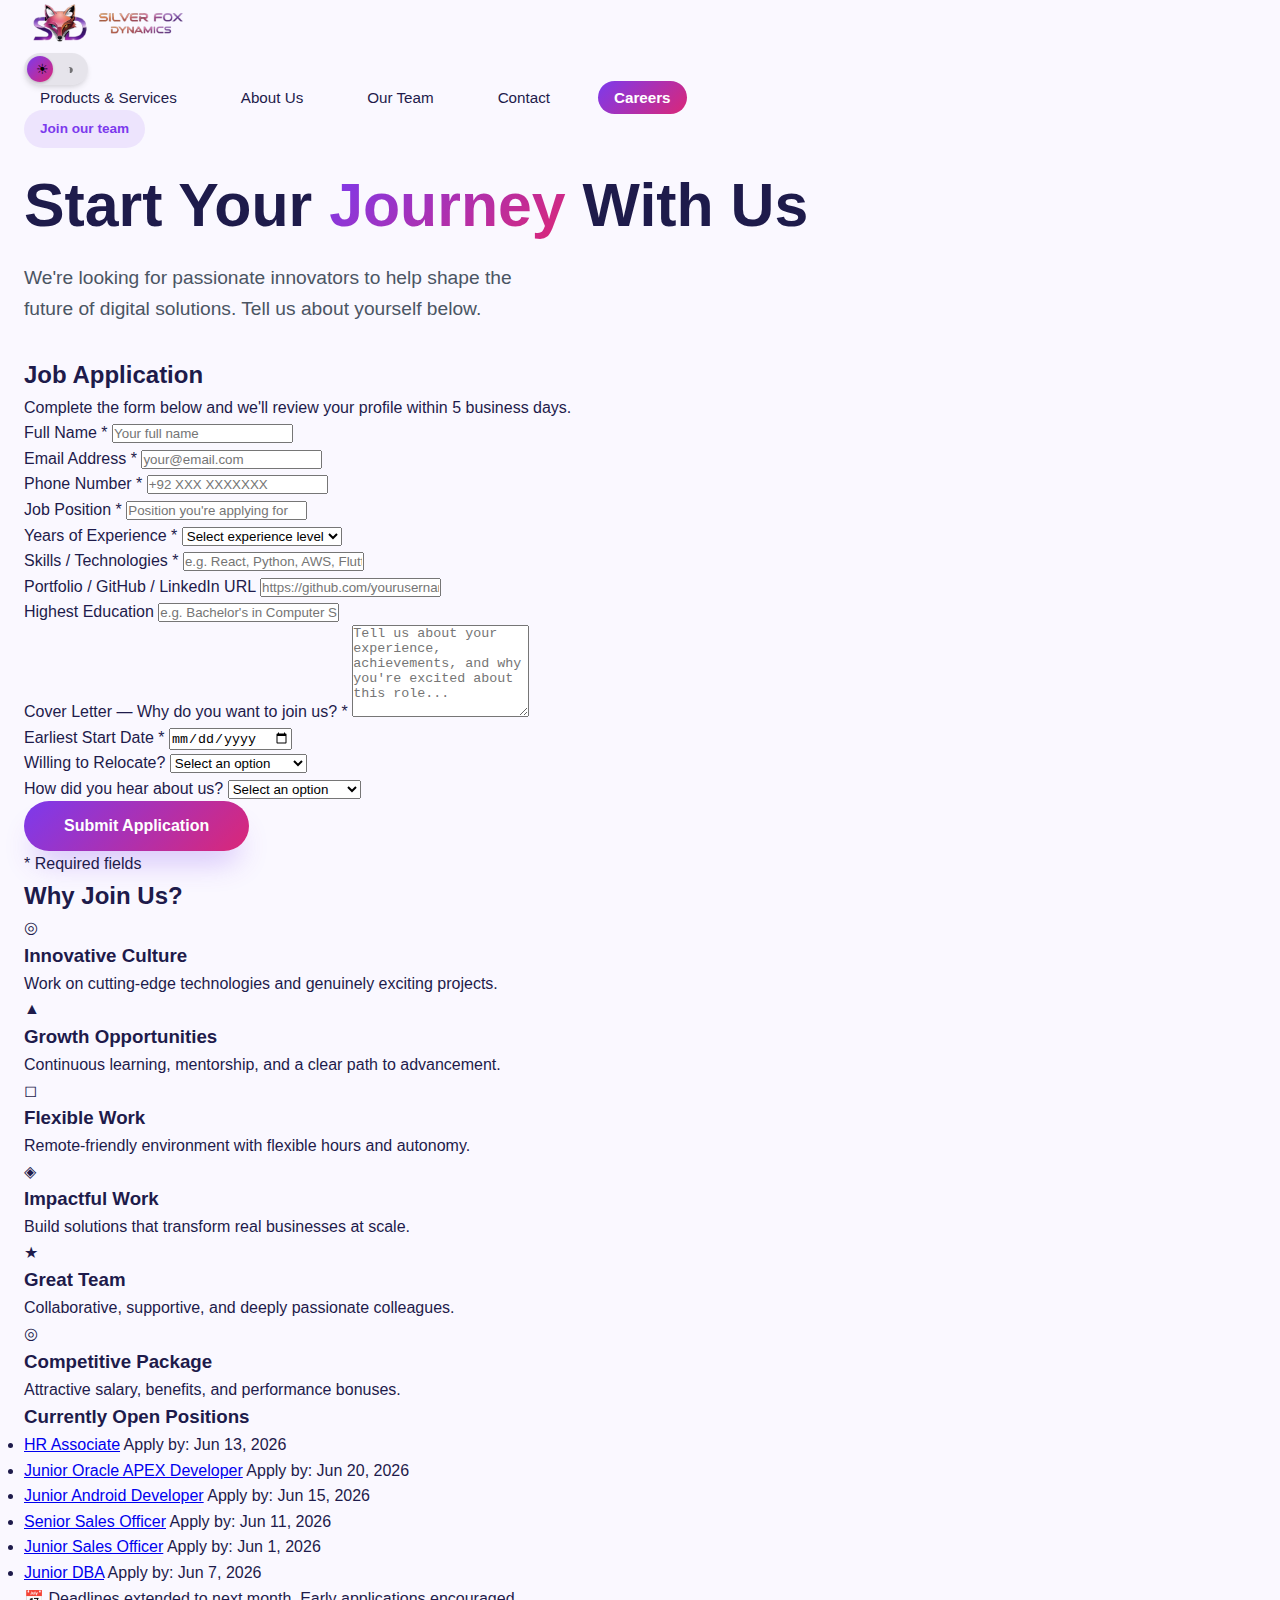
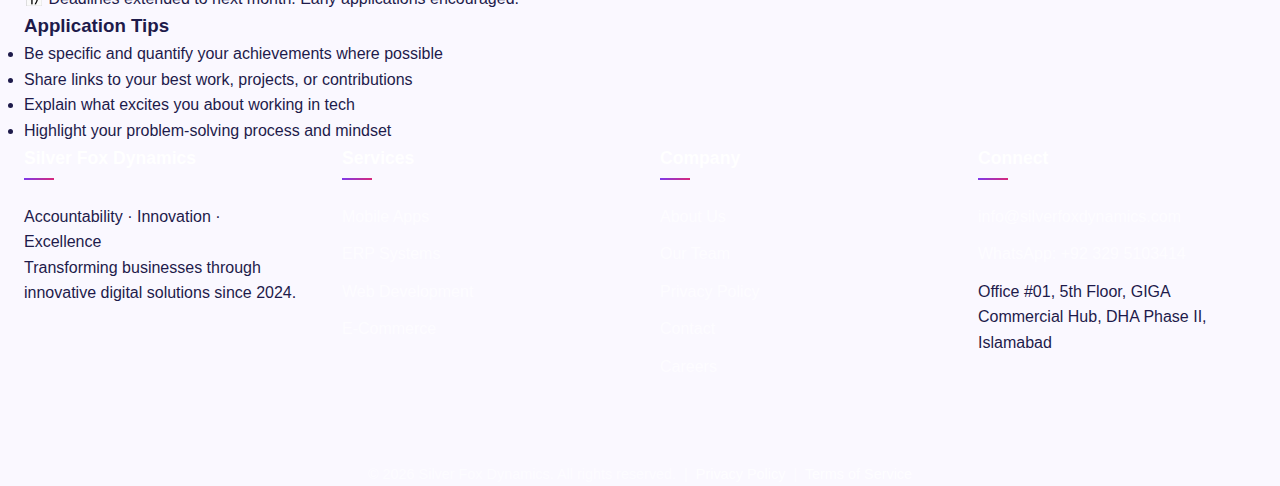
<file: apply.html>
<!DOCTYPE html>
<html lang="en">
<head>
    <!-- Google tag (gtag.js) -->
<script async src="https://www.googletagmanager.com/gtag/js?id=G-4GYKNH7Z9J"></script>
<script>
  window.dataLayer = window.dataLayer || [];
  function gtag(){dataLayer.push(arguments);}
  gtag('js', new Date());

  gtag('config', 'G-4GYKNH7Z9J');
</script>

  
  <meta charset="UTF-8">
  <meta name="viewport" content="width=device-width, initial-scale=1.0, viewport-fit=cover">
  
  <!-- ========== PRIMARY SEO TAGS ========== -->
  <title>Join Our Team | Careers at Silver Fox Dynamics — Apply Now for Software & Tech Roles</title>
  <meta name="description" content="Apply for exciting tech careers at Silver Fox Dynamics. Open positions: HR Associate, Oracle APEX Developer, Android Developer, Sales Officers, DBA. Build innovative software solutions with us.">
  <meta name="keywords" content="careers at software company, tech jobs Pakistan, oracle apex developer job, android developer job, sales officer tech, junior DBA, apply for job, software house careers, Islamabad jobs, remote tech jobs">
  <meta name="author" content="Silver Fox Dynamics">
  <meta name="robots" content="index, follow, max-snippet:-1, max-image-preview:large">
  <meta name="googlebot" content="index, follow">
  <meta name="bingbot" content="index, follow">
  <meta name="revisit-after" content="3 days">
  <meta name="language" content="English">
  <meta name="geo.region" content="PK-IS">
  <meta name="geo.placename" content="Islamabad">
  
  <!-- ========== OPEN GRAPH / SOCIAL ========== -->
  <meta property="og:title" content="Careers at Silver Fox Dynamics — Join Our Innovative Tech Team">
  <meta property="og:site_name" content="Silver Fox Dynamics">
  <meta property="og:description" content="We're hiring passionate developers, sales talent, and creative problem-solvers. Apply now to shape the future of digital solutions.">
  <meta property="og:url" content="https://www.silverfoxdynamics.com/careers.html">
  <meta property="og:type" content="website">
  <meta property="og:image" content="https://www.silverfoxdynamics.com/images/careers-og.jpg">
  <meta property="og:image:width" content="1200">
  <meta property="og:image:height" content="630">
  <meta property="og:locale" content="en_US">
  
  <!-- ========== TWITTER CARD ========== -->
  <meta name="twitter:card" content="summary_large_image">
  <meta name="twitter:site" content="@silverfoxdyn">
  <meta name="twitter:title" content="Silver Fox Dynamics Careers — Apply for Tech Jobs">
  <meta name="twitter:description" content="Open roles for developers, sales, and DBA. Work on cutting-edge ERP, mobile apps, and cloud solutions.">
  <meta name="twitter:image" content="https://www.silverfoxdynamics.com/images/careers-twitter.jpg">
  
  <!-- ========== CANONICAL ========== -->
  <link rel="canonical" href="https://www.silverfoxdynamics.com/careers.html">
  <link rel="alternate" hreflang="en" href="https://www.silverfoxdynamics.com/careers.html">
  
  <!-- ========== STRUCTURED DATA: JobPosting & Organization ========== -->
  <script type="application/ld+json">
  {
    "@context": "https://schema.org",
    "@type": "WebPage",
    "name": "Careers at Silver Fox Dynamics",
    "description": "Apply for open positions in software development, sales, and database administration at Silver Fox Dynamics.",
    "url": "https://www.silverfoxdynamics.com/careers.html",
    "publisher": {
      "@type": "Organization",
      "name": "Silver Fox Dynamics",
      "logo": "https://www.silverfoxdynamics.com/images/logo1.png"
    }
  }
  </script>
  
  <script type="application/ld+json">
  {
    "@context": "https://schema.org",
    "@type": "ItemList",
    "name": "Open Positions at Silver Fox Dynamics",
    "description": "Current job openings with application deadlines extended to next month.",
    "numberOfItems": 6,
    "itemListElement": [
      {
        "@type": "ListItem",
        "position": 1,
        "item": {
          "@type": "JobPosting",
          "title": "HR Associate",
          "description": "Seeking an HR Associate to manage recruitment, onboarding, and employee engagement in a fast-paced tech environment.",
          "employmentType": "FULL_TIME",
          "datePosted": "2026-04-15",
          "validThrough": "2026-06-01",
          "hiringOrganization": {
            "@type": "Organization",
            "name": "Silver Fox Dynamics",
            "sameAs": "https://www.silverfoxdynamics.com"
          },
          "jobLocation": {
            "@type": "Place",
            "address": {
              "@type": "PostalAddress",
              "addressLocality": "Islamabad",
              "addressCountry": "PK"
            }
          },
          "applicantLocationRequirements": {
            "@type": "Country",
            "name": "Pakistan"
          }
        }
      },
      {
        "@type": "ListItem",
        "position": 2,
        "item": {
          "@type": "JobPosting",
          "title": "Junior Oracle APEX Developer",
          "description": "Develop enterprise-grade ERP solutions using Oracle APEX. Ideal for candidates with SQL and PL/SQL foundation.",
          "employmentType": "FULL_TIME",
          "datePosted": "2026-04-15",
          "validThrough": "2026-06-01",
          "hiringOrganization": { "@type": "Organization", "name": "Silver Fox Dynamics" },
          "jobLocation": { "@type": "Place", "address": { "@type": "PostalAddress", "addressLocality": "Islamabad", "addressCountry": "PK" } }
        }
      },
      {
        "@type": "ListItem",
        "position": 3,
        "item": {
          "@type": "JobPosting",
          "title": "Junior Android Developer",
          "description": "Build high-performance Android apps (Kotlin/Java) for large user bases. Experience with REST APIs and Material Design preferred.",
          "employmentType": "FULL_TIME",
          "datePosted": "2026-04-15",
          "validThrough": "2026-06-01",
          "hiringOrganization": { "@type": "Organization", "name": "Silver Fox Dynamics" },
          "jobLocation": { "@type": "Place", "address": { "@type": "PostalAddress", "addressLocality": "Islamabad", "addressCountry": "PK" } }
        }
      },
      {
        "@type": "ListItem",
        "position": 4,
        "item": {
          "@type": "JobPosting",
          "title": "Senior Sales Officer",
          "description": "Drive B2B sales for software solutions. Must have 3+ years in tech sales and proven track record.",
          "employmentType": "FULL_TIME",
          "datePosted": "2026-04-15",
          "validThrough": "2026-06-01",
          "hiringOrganization": { "@type": "Organization", "name": "Silver Fox Dynamics" },
          "jobLocation": { "@type": "Place", "address": { "@type": "PostalAddress", "addressLocality": "Islamabad", "addressCountry": "PK" } }
        }
      },
      {
        "@type": "ListItem",
        "position": 5,
        "item": {
          "@type": "JobPosting",
          "title": "Junior Sales Officer",
          "description": "Entry-level sales role for tech products. Strong communication and lead generation skills required.",
          "employmentType": "FULL_TIME",
          "datePosted": "2026-04-15",
          "validThrough": "2026-06-01",
          "hiringOrganization": { "@type": "Organization", "name": "Silver Fox Dynamics" },
          "jobLocation": { "@type": "Place", "address": { "@type": "PostalAddress", "addressLocality": "Islamabad", "addressCountry": "PK" } }
        }
      },
      {
        "@type": "ListItem",
        "position": 6,
        "item": {
          "@type": "JobPosting",
          "title": "Junior DBA",
          "description": "Manage Oracle and PostgreSQL databases, backups, performance tuning. Ideal for recent graduates with database certifications.",
          "employmentType": "FULL_TIME",
          "datePosted": "2026-04-15",
          "validThrough": "2026-06-01",
          "hiringOrganization": { "@type": "Organization", "name": "Silver Fox Dynamics" },
          "jobLocation": { "@type": "Place", "address": { "@type": "PostalAddress", "addressLocality": "Islamabad", "addressCountry": "PK" } }
        }
      }
    ]
  }
  </script>
  
  <!-- Employer Aggregate Rating Structured Data -->
  <script type="application/ld+json">
  {
    "@context": "https://schema.org",
    "@type": "EmployerAggregateRating",
    "itemReviewed": {
      "@type": "Organization",
      "name": "Silver Fox Dynamics"
    },
    "ratingValue": "4.8",
    "bestRating": "5",
    "ratingCount": "24",
    "reviewCount": "18"
  }
  </script>
  
  <!-- ========== STYLES & ASSETS ========== -->
  <link rel="preconnect" href="https://fonts.googleapis.com">
  <link rel="preconnect" href="https://fonts.gstatic.com" crossorigin>
  <link href="https://fonts.googleapis.com/css2?family=Syne:wght@400;500;600;700;800&family=DM+Sans:ital,wght@0,300;0,400;0,500;0,600;1,400&display=swap" rel="stylesheet">
  <link rel="stylesheet" href="style.css">
  <link rel="icon" type="image/png" sizes="32x32" href="/images/favicon-32x32.png">
  <link rel="apple-touch-icon" href="/images/apple-touch-icon.png">
  <meta name="theme-color" content="#0a0c10">
  <meta name="msapplication-TileColor" content="#0a0c10">
  
  <!-- Search Console Verification -->
  <meta name="google-site-verification" content="YOUR_GOOGLE_VERIFICATION_CODE">
</head>
<body>

<header>
  <div class="container">
    <a href="index.html" aria-label="Silver Fox Dynamics Homepage"><img src="/images/logo1.png" alt="Silver Fox Dynamics Logo" class="header-logo"></a>
    <nav>
      <div class="theme-toggle-wrapper">
        <button class="theme-switch" id="themeToggleBtn" aria-label="Toggle light/dark mode">
          <span class="theme-icon light-icon">☀</span>
          <span class="theme-icon dark-icon">◑</span>
          <span class="toggle-slider"></span>
        </button>
      </div>
      <div class="menu-toggle" onclick="toggleMenu()" aria-label="Menu" role="button" tabindex="0"><span></span><span></span><span></span></div>
      <ul id="menu" class="nav-menu">
        <li><a href="products.html">Products &amp; Services</a></li>
        <li><a href="about.html">About Us</a></li>
        <li><a href="team.html">Our Team</a></li>
        <li><a href="contact.html">Contact</a></li>
        <li><a href="careers.html" class="active">Careers</a></li>
      </ul>
    </nav>
  </div>
</header>

<main>
  <section class="page-hero">
    <div class="container">
      <div class="hero-content">
        <span class="hero-badge">Join our team</span>
        <h1>Start Your <span class="gradient-text">Journey</span> With Us</h1>
        <p>We're looking for passionate innovators to help shape the future of digital solutions. Tell us about yourself below.</p>
      </div>
    </div>
  </section>

  <section class="apply-section">
    <div class="container">
      <div class="apply-grid">

        <!-- Application Form -->
        <div class="apply-form-card reveal">
          <h2>Job Application</h2>
          <p>Complete the form below and we'll review your profile within 5 business days.</p>

          <form id="jobApplicationForm" action="https://formspree.io/f/mzdkzplp" method="POST" class="modern-form">

            <div class="form-row">
              <div class="form-group">
                <label for="fullname">Full Name <span class="required">*</span></label>
                <input type="text" id="fullname" name="fullname" placeholder="Your full name" required>
              </div>
              <div class="form-group">
                <label for="email">Email Address <span class="required">*</span></label>
                <input type="email" id="email" name="email" placeholder="your@email.com" required>
              </div>
            </div>

            <div class="form-row">
              <div class="form-group">
                <label for="phone">Phone Number <span class="required">*</span></label>
                <input type="tel" id="phone" name="phone" placeholder="+92 XXX XXXXXXX" required>
              </div>
              <div class="form-group">
                <label for="position">Job Position <span class="required">*</span></label>
                <input type="text" id="position" name="position" placeholder="Position you're applying for" required>
              </div>
            </div>

            <div class="form-row">
              <div class="form-group">
                <label for="experience">Years of Experience <span class="required">*</span></label>
                <select id="experience" name="experience" required>
                  <option value="">Select experience level</option>
                  <option value="0-1">0–1 years</option>
                  <option value="1-3">1–3 years</option>
                  <option value="3-5">3–5 years</option>
                  <option value="5-8">5–8 years</option>
                  <option value="8+">8+ years</option>
                </select>
              </div>
              <div class="form-group">
                <label for="skills">Skills / Technologies <span class="required">*</span></label>
                <input type="text" id="skills" name="skills" placeholder="e.g. React, Python, AWS, Flutter" required>
              </div>
            </div>

            <div class="form-group">
              <label for="portfolio">Portfolio / GitHub / LinkedIn URL</label>
              <input type="url" id="portfolio" name="portfolio" placeholder="https://github.com/yourusername">
            </div>

            <div class="form-group">
              <label for="education">Highest Education</label>
              <input type="text" id="education" name="education" placeholder="e.g. Bachelor's in Computer Science">
            </div>

            <div class="form-group">
              <label for="coverletter">Cover Letter — Why do you want to join us? <span class="required">*</span></label>
              <textarea id="coverletter" name="coverletter" rows="6" placeholder="Tell us about your experience, achievements, and why you're excited about this role..." required></textarea>
            </div>

            <div class="form-row">
              <div class="form-group">
                <label for="availability">Earliest Start Date <span class="required">*</span></label>
                <input type="date" id="availability" name="availability" required>
              </div>
              <div class="form-group">
                <label for="relocate">Willing to Relocate?</label>
                <select id="relocate" name="relocate">
                  <option value="">Select an option</option>
                  <option value="yes">Yes</option>
                  <option value="no">No</option>
                  <option value="maybe">Maybe / Negotiable</option>
                </select>
              </div>
            </div>

            <div class="form-group">
              <label for="source">How did you hear about us?</label>
              <select id="source" name="source">
                <option value="">Select an option</option>
                <option value="linkedin">LinkedIn</option>
                <option value="github">GitHub</option>
                <option value="referral">Employee Referral</option>
                <option value="careers-page">Careers Page</option>
                <option value="social-media">Social Media</option>
                <option value="other">Other</option>
              </select>
            </div>

            <input type="hidden" name="_subject" value="New Job Application — Silver Fox Dynamics">
            <input type="hidden" name="_replyto" id="replyto" value="">

            <div class="form-actions">
              <button type="submit" class="btn btn-gradient btn-large" id="submitBtn">
                <span class="submit-text">Submit Application</span>
                <span class="loading-spinner" style="display:none;">Sending...</span>
              </button>
              <p class="form-note"><span class="required">*</span> Required fields</p>
            </div>
          </form>
        </div>

        <!-- Sidebar -->
        <div class="apply-sidebar">
          <div class="benefits-card reveal">
            <h2>Why Join Us?</h2>
            <div class="benefits-list">
              <div class="benefit-item"><span class="benefit-icon" aria-hidden="true">◎</span><div><h3>Innovative Culture</h3><p>Work on cutting-edge technologies and genuinely exciting projects.</p></div></div>
              <div class="benefit-item"><span class="benefit-icon" aria-hidden="true">▲</span><div><h3>Growth Opportunities</h3><p>Continuous learning, mentorship, and a clear path to advancement.</p></div></div>
              <div class="benefit-item"><span class="benefit-icon" aria-hidden="true">◻</span><div><h3>Flexible Work</h3><p>Remote-friendly environment with flexible hours and autonomy.</p></div></div>
              <div class="benefit-item"><span class="benefit-icon" aria-hidden="true">◈</span><div><h3>Impactful Work</h3><p>Build solutions that transform real businesses at scale.</p></div></div>
              <div class="benefit-item"><span class="benefit-icon" aria-hidden="true">★</span><div><h3>Great Team</h3><p>Collaborative, supportive, and deeply passionate colleagues.</p></div></div>
              <div class="benefit-item"><span class="benefit-icon" aria-hidden="true">◎</span><div><h3>Competitive Package</h3><p>Attractive salary, benefits, and performance bonuses.</p></div></div>
            </div>
          </div>

          <!-- Open Positions with Application Deadlines (next month - June 1, 2026) -->
          <div class="openings-card reveal">
            <h3>Currently Open Positions</h3>
            <ul class="openings-list">
              <li><a href="apply.html?role=HR%20Associate">HR Associate</a> <span class="deadline-badge">Apply by: Jun 13, 2026</span></li>
              <li><a href="apply.html?role=Junior%20Oracle%20APEX%20Developer">Junior Oracle APEX Developer</a> <span class="deadline-badge">Apply by: Jun 20, 2026</span></li>
              <li><a href="apply.html?role=Junior%20Android%20Developer">Junior Android Developer</a> <span class="deadline-badge">Apply by: Jun 15, 2026</span></li>
              <li><a href="apply.html?role=Senior%20Sales%20Officer">Senior Sales Officer</a> <span class="deadline-badge">Apply by: Jun 11, 2026</span></li>
              <li><a href="apply.html?role=Junior%20Sales%20Officer">Junior Sales Officer</a> <span class="deadline-badge">Apply by: Jun 1, 2026</span></li>
              <li><a href="apply.html?role=Junior%20DBA">Junior DBA</a> <span class="deadline-badge">Apply by: Jun 7, 2026</span></li>
            </ul>
            <p class="note-deadline">📅 Deadlines extended to next month. Early applications encouraged.</p>
          </div>

          <div class="tips-card reveal">
            <h3>Application Tips</h3>
            <ul class="tips-list">
              <li>Be specific and quantify your achievements where possible</li>
              <li>Share links to your best work, projects, or contributions</li>
              <li>Explain what excites you about working in tech</li>
              <li>Highlight your problem-solving process and mindset</li>
            </ul>
          </div>
        </div>
      </div>
    </div>
  </section>
</main>

<footer>
  <div class="container">
    <div class="footer-grid">
      <div class="footer-col"><h4>Silver Fox Dynamics</h4><p class="footer-tagline">Accountability · Innovation · Excellence</p><p>Transforming businesses through innovative digital solutions since 2024.</p></div>
      <div class="footer-col"><h4>Services</h4><ul><li><a href="products.html">Mobile Apps</a></li><li><a href="products.html">ERP Systems</a></li><li><a href="products.html">Web Development</a></li><li><a href="products.html">E-Commerce</a></li></ul></div>
      <div class="footer-col"><h4>Company</h4><ul><li><a href="about.html">About Us</a></li><li><a href="team.html">Our Team</a></li><li><a href="privacy.html">Privacy Policy</a></li><li><a href="contact.html">Contact</a></li><li><a href="careers.html">Careers</a></li></ul></div>
      <div class="footer-col"><h4>Connect</h4><ul><li><a href="mailto:info@silverfoxdynamics.com">info@silverfoxdynamics.com</a></li><li><a href="https://wa.me/923295103414" target="_blank" rel="noopener noreferrer">WhatsApp: +92 329 5103414</a></li><li>Office #01, 5th Floor, GIGA Commercial Hub, DHA Phase II, Islamabad</li></ul></div>
    </div>
    <div class="footer-bottom"><p>© 2026 Silver Fox Dynamics. All rights reserved. &nbsp;|&nbsp; <a href="privacy.html">Privacy Policy</a> &nbsp;|&nbsp; <a href="terms.html">Terms of Service</a></p></div>
  </div>
</footer>

<script src="script.js"></script>
<script>
  // Pre-fill position from URL parameter if present
  document.addEventListener('DOMContentLoaded', function() {
    const urlParams = new URLSearchParams(window.location.search);
    const roleParam = urlParams.get('role');
    if (roleParam) {
      const positionField = document.getElementById('position');
      if (positionField) positionField.value = roleParam;
    }
    // Set replyto hidden field from email input
    const emailInput = document.getElementById('email');
    const replytoHidden = document.getElementById('replyto');
    if (emailInput && replytoHidden) {
      emailInput.addEventListener('input', function() {
        replytoHidden.value = emailInput.value;
      });
    }
  });
</script>

<!-- Hidden hashtags for social indexing -->
<div style="display:none;" aria-hidden="true">#SilverFoxDynamicsCareers #TechJobsPakistan #OracleAPEXDeveloper #AndroidDeveloperJobs #SalesJobsIslamabad #DBAJobs #ApplyNow #SoftwareHouseCareers</div>
</body>
</html>
</file>
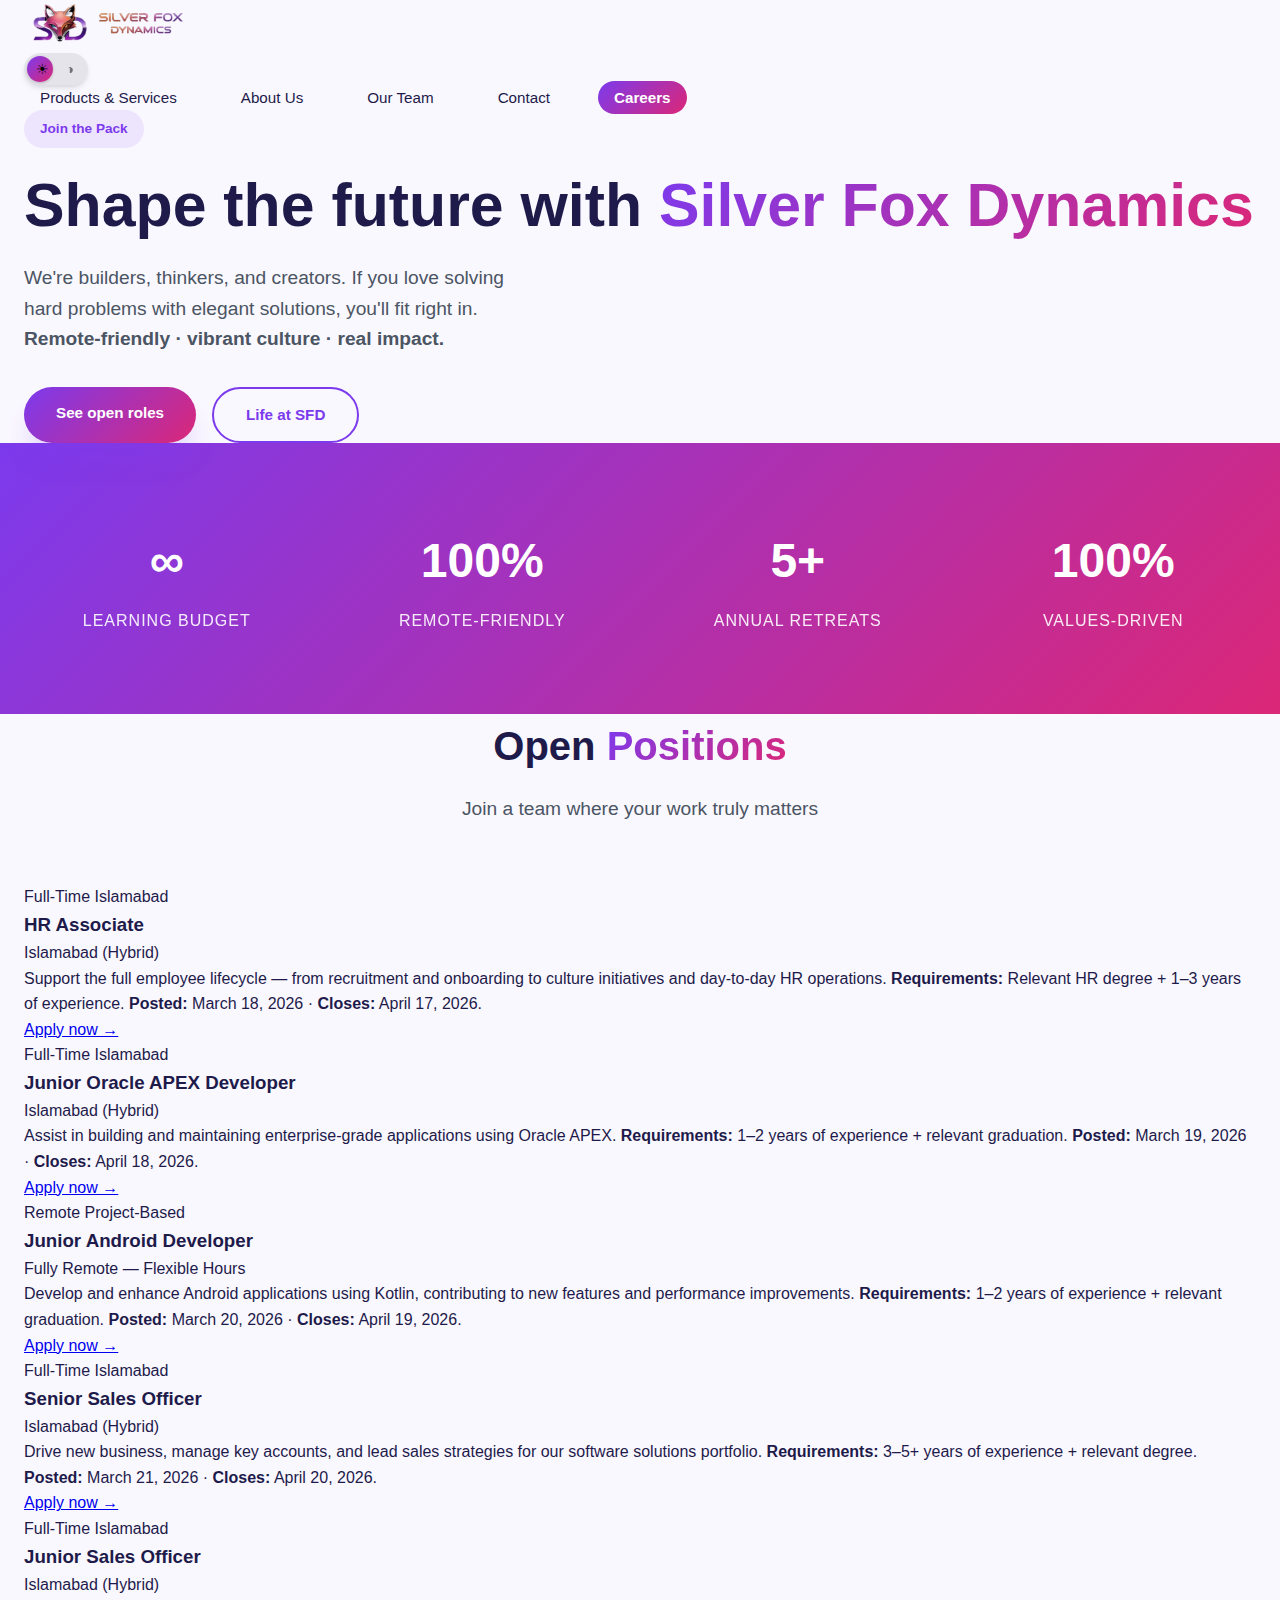
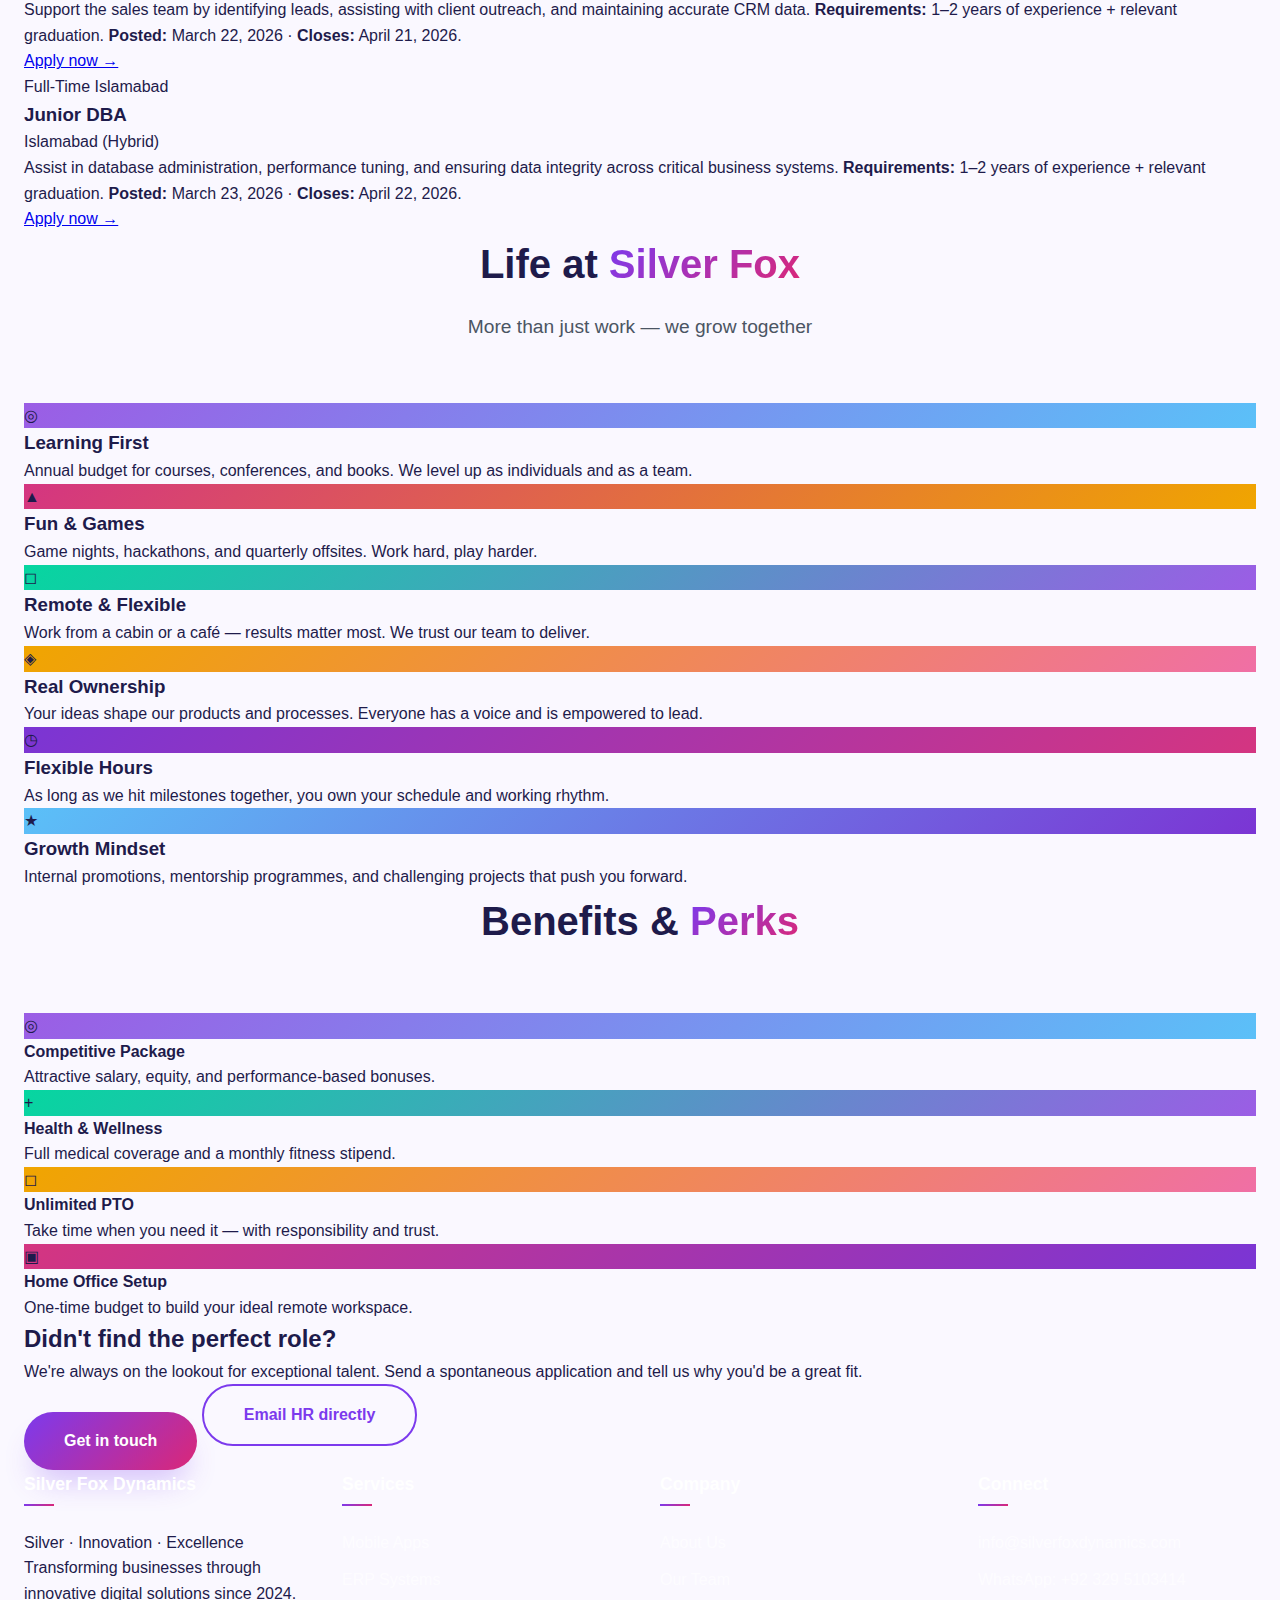
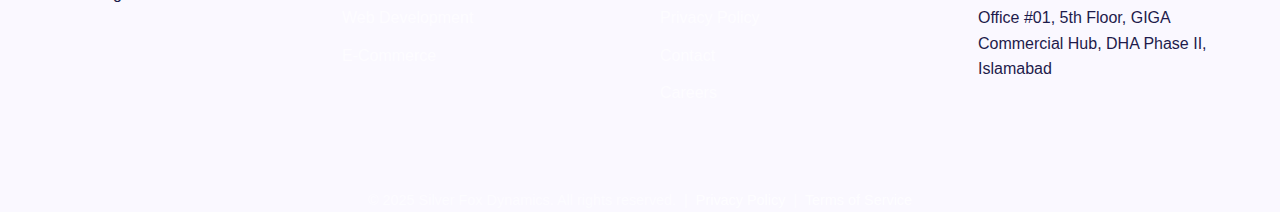
<file: careers.html>
<!DOCTYPE html>
<html lang="en">
<head>
  <meta charset="UTF-8">
  <meta name="viewport" content="width=device-width, initial-scale=1.0">
  <title>Careers | Silver Fox Dynamics</title>
  <meta name="description" content="Join the Silver Fox Dynamics team. Explore open positions and build your career at a remote-first, values-driven technology company.">
  <link rel="preconnect" href="https://fonts.googleapis.com">
  <link href="https://fonts.googleapis.com/css2?family=Syne:wght@400;500;600;700;800&family=DM+Sans:ital,wght@0,300;0,400;0,500;0,600;1,400&display=swap" rel="stylesheet">
  <link rel="stylesheet" href="style.css">
  <link rel="icon" type="image/png" href="sfd.png">
  <meta name="theme-color" content="#7B35D4">
  <script async src="https://pagead2.googlesyndication.com/pagead/js/adsbygoogle.js?client=ca-pub-2830535043426573" crossorigin="anonymous"></script>
</head>
<body>

<header>
  <div class="container">
    <a href="index.html"><img src="/images/logo1.png" alt="Silver Fox Dynamics" class="header-logo"></a>
    <nav>
      <div class="theme-toggle-wrapper">
        <button class="theme-switch" id="themeToggleBtn" aria-label="Toggle light/dark mode">
          <span class="theme-icon light-icon">☀</span>
          <span class="theme-icon dark-icon">◑</span>
          <span class="toggle-slider"></span>
        </button>
      </div>
      <div class="menu-toggle" onclick="toggleMenu()"><span></span><span></span><span></span></div>
      <ul id="menu" class="nav-menu">
        <li><a href="products.html">Products &amp; Services</a></li>
        <li><a href="about.html">About Us</a></li>
        <li><a href="team.html">Our Team</a></li>
        <li><a href="contact.html">Contact</a></li>
        <li><a href="careers.html" class="active">Careers</a></li>
      </ul>
    </nav>
  </div>
</header>

<section class="page-hero">
  <div class="container">
    <div class="hero-content">
      <span class="hero-badge">Join the Pack</span>
      <h1>Shape the future with <span class="gradient-text">Silver Fox Dynamics</span></h1>
      <p>We're builders, thinkers, and creators. If you love solving hard problems with elegant solutions, you'll fit right in. <strong>Remote-friendly · vibrant culture · real impact.</strong></p>
      <div class="hero-buttons">
        <a href="#open-positions" class="btn btn-gradient">See open roles</a>
        <a href="#life" class="btn btn-outline-gradient">Life at SFD</a>
      </div>
    </div>
  </div>
</section>

<!-- Stats bar -->
<section class="stats-section">
  <div class="container">
    <div class="stats-grid">
      <div class="stat-item reveal"><h3>∞</h3><p>Learning budget</p></div>
      <div class="stat-item reveal"><h3>100%</h3><p>Remote-friendly</p></div>
      <div class="stat-item reveal"><h3>5+</h3><p>Annual retreats</p></div>
      <div class="stat-item reveal"><h3>100%</h3><p>Values-driven</p></div>
    </div>
  </div>
</section>

<!-- Open Positions -->
<section id="open-positions" class="careers-section">
  <div class="container">
    <div class="section-header reveal">
      <h2>Open <span class="gradient-text">Positions</span></h2>
      <p>Join a team where your work truly matters</p>
    </div>
    <div class="jobs-grid">

      <div class="job-card reveal">
        <div class="job-meta">
          <span class="job-tag">Full-Time</span>
          <span class="job-tag">Islamabad</span>
        </div>
        <h3>HR Associate</h3>
        <p class="job-location">Islamabad (Hybrid)</p>
        <p>Support the full employee lifecycle — from recruitment and onboarding to culture initiatives and day-to-day HR operations. <strong>Requirements:</strong> Relevant HR degree + 1–3 years of experience. <strong>Posted:</strong> March 18, 2026 · <strong>Closes:</strong> April 17, 2026.</p>
        <a href="apply.html?role=HR%20Associate" class="apply-link">Apply now →</a>
      </div>

      <div class="job-card reveal">
        <div class="job-meta">
          <span class="job-tag">Full-Time</span>
          <span class="job-tag">Islamabad</span>
        </div>
        <h3>Junior Oracle APEX Developer</h3>
        <p class="job-location">Islamabad (Hybrid)</p>
        <p>Assist in building and maintaining enterprise-grade applications using Oracle APEX. <strong>Requirements:</strong> 1–2 years of experience + relevant graduation. <strong>Posted:</strong> March 19, 2026 · <strong>Closes:</strong> April 18, 2026.</p>
        <a href="apply.html?role=Junior%20Oracle%20APEX%20Developer" class="apply-link">Apply now →</a>
      </div>

      <div class="job-card reveal">
        <div class="job-meta">
          <span class="job-tag remote">Remote</span>
          <span class="job-tag">Project-Based</span>
        </div>
        <h3>Junior Android Developer</h3>
        <p class="job-location">Fully Remote — Flexible Hours</p>
        <p>Develop and enhance Android applications using Kotlin, contributing to new features and performance improvements. <strong>Requirements:</strong> 1–2 years of experience + relevant graduation. <strong>Posted:</strong> March 20, 2026 · <strong>Closes:</strong> April 19, 2026.</p>
        <a href="apply.html?role=Junior%20Android%20Developer" class="apply-link">Apply now →</a>
      </div>

      <div class="job-card reveal">
        <div class="job-meta">
          <span class="job-tag">Full-Time</span>
          <span class="job-tag">Islamabad</span>
        </div>
        <h3>Senior Sales Officer</h3>
        <p class="job-location">Islamabad (Hybrid)</p>
        <p>Drive new business, manage key accounts, and lead sales strategies for our software solutions portfolio. <strong>Requirements:</strong> 3–5+ years of experience + relevant degree. <strong>Posted:</strong> March 21, 2026 · <strong>Closes:</strong> April 20, 2026.</p>
        <a href="apply.html?role=Senior%20Sales%20Officer" class="apply-link">Apply now →</a>
      </div>

      <div class="job-card reveal">
        <div class="job-meta">
          <span class="job-tag">Full-Time</span>
          <span class="job-tag">Islamabad</span>
        </div>
        <h3>Junior Sales Officer</h3>
        <p class="job-location">Islamabad (Hybrid)</p>
        <p>Support the sales team by identifying leads, assisting with client outreach, and maintaining accurate CRM data. <strong>Requirements:</strong> 1–2 years of experience + relevant graduation. <strong>Posted:</strong> March 22, 2026 · <strong>Closes:</strong> April 21, 2026.</p>
        <a href="apply.html?role=Junior%20Sales%20Officer" class="apply-link">Apply now →</a>
      </div>

      <div class="job-card reveal">
        <div class="job-meta">
          <span class="job-tag">Full-Time</span>
          <span class="job-tag">Islamabad</span>
        </div>
        <h3>Junior DBA</h3>
        <p class="job-location">Islamabad (Hybrid)</p>
        <p>Assist in database administration, performance tuning, and ensuring data integrity across critical business systems. <strong>Requirements:</strong> 1–2 years of experience + relevant graduation. <strong>Posted:</strong> March 23, 2026 · <strong>Closes:</strong> April 22, 2026.</p>
        <a href="apply.html?role=Junior%20DBA" class="apply-link">Apply now →</a>
      </div>

    </div>
  </div>
</section>

<!-- Life at SFD -->
<section id="life" class="culture-section">
  <div class="container">
    <div class="section-header reveal">
      <h2>Life at <span class="gradient-text">Silver Fox</span></h2>
      <p>More than just work — we grow together</p>
    </div>
    <div class="culture-grid">
      <div class="culture-card reveal">
        <div class="culture-icon-badge" style="background:linear-gradient(135deg,#9B5DE5,#5BC0F8);">◎</div>
        <h3>Learning First</h3>
        <p>Annual budget for courses, conferences, and books. We level up as individuals and as a team.</p>
      </div>
      <div class="culture-card reveal">
        <div class="culture-icon-badge" style="background:linear-gradient(135deg,#D43581,#F0A500);">▲</div>
        <h3>Fun &amp; Games</h3>
        <p>Game nights, hackathons, and quarterly offsites. Work hard, play harder.</p>
      </div>
      <div class="culture-card reveal">
        <div class="culture-icon-badge" style="background:linear-gradient(135deg,#06D6A0,#9B5DE5);">◻</div>
        <h3>Remote &amp; Flexible</h3>
        <p>Work from a cabin or a café — results matter most. We trust our team to deliver.</p>
      </div>
      <div class="culture-card reveal">
        <div class="culture-icon-badge" style="background:linear-gradient(135deg,#F0A500,#F06FA5);">◈</div>
        <h3>Real Ownership</h3>
        <p>Your ideas shape our products and processes. Everyone has a voice and is empowered to lead.</p>
      </div>
      <div class="culture-card reveal">
        <div class="culture-icon-badge" style="background:linear-gradient(135deg,#7B35D4,#D43581);">◷</div>
        <h3>Flexible Hours</h3>
        <p>As long as we hit milestones together, you own your schedule and working rhythm.</p>
      </div>
      <div class="culture-card reveal">
        <div class="culture-icon-badge" style="background:linear-gradient(135deg,#5BC0F8,#7B35D4);">★</div>
        <h3>Growth Mindset</h3>
        <p>Internal promotions, mentorship programmes, and challenging projects that push you forward.</p>
      </div>
    </div>
  </div>
</section>

<!-- Perks -->
<section class="perks-section">
  <div class="container">
    <div class="section-header reveal">
      <h2>Benefits &amp; <span class="gradient-text">Perks</span></h2>
    </div>
    <div class="perks-grid">
      <div class="perk-card reveal">
        <div class="perk-icon" style="background:linear-gradient(135deg,#9B5DE5,#5BC0F8);">◎</div>
        <h4>Competitive Package</h4>
        <p>Attractive salary, equity, and performance-based bonuses.</p>
      </div>
      <div class="perk-card reveal">
        <div class="perk-icon" style="background:linear-gradient(135deg,#06D6A0,#9B5DE5);">+</div>
        <h4>Health &amp; Wellness</h4>
        <p>Full medical coverage and a monthly fitness stipend.</p>
      </div>
      <div class="perk-card reveal">
        <div class="perk-icon" style="background:linear-gradient(135deg,#F0A500,#F06FA5);">◻</div>
        <h4>Unlimited PTO</h4>
        <p>Take time when you need it — with responsibility and trust.</p>
      </div>
      <div class="perk-card reveal">
        <div class="perk-icon" style="background:linear-gradient(135deg,#D43581,#7B35D4);">▣</div>
        <h4>Home Office Setup</h4>
        <p>One-time budget to build your ideal remote workspace.</p>
      </div>
    </div>
  </div>
</section>

<!-- Spontaneous Application -->
<section class="team-message-section">
  <div class="container">
    <div class="message-card reveal">
      <h2>Didn't find the perfect role?</h2>
      <p>We're always on the lookout for exceptional talent. Send a spontaneous application and tell us why you'd be a great fit.</p>
      <div class="message-actions">
        <a href="contact.html" class="btn btn-gradient btn-large">Get in touch</a>
        <a href="mailto:info@silverfoxdynamics.com" class="btn btn-outline-gradient btn-large">Email HR directly</a>
      </div>
    </div>
  </div>
</section>

<footer>
  <div class="container">
    <div class="footer-grid">
      <div class="footer-col"><h4>Silver Fox Dynamics</h4><p class="footer-tagline">Silver · Innovation · Excellence</p><p>Transforming businesses through innovative digital solutions since 2024.</p></div>
      <div class="footer-col"><h4>Services</h4><ul><li><a href="products.html">Mobile Apps</a></li><li><a href="products.html">ERP Systems</a></li><li><a href="products.html">Web Development</a></li><li><a href="products.html">E-Commerce</a></li></ul></div>
      <div class="footer-col"><h4>Company</h4><ul><li><a href="about.html">About Us</a></li><li><a href="team.html">Our Team</a></li><li><a href="privacy.html">Privacy Policy</a></li><li><a href="contact.html">Contact</a></li><li><a href="careers.html">Careers</a></li></ul></div>
      <div class="footer-col"><h4>Connect</h4><ul><li><a href="mailto:info@silverfoxdynamics.com">info@silverfoxdynamics.com</a></li><li><a href="https://wa.me/923295103414" target="_blank" rel="noopener">WhatsApp: +92 329 5103414</a></li><li>Office #01, 5th Floor, GIGA Commercial Hub, DHA Phase II, Islamabad</li></ul></div>
    </div>
    <div class="footer-bottom"><p>&copy; 2025 Silver Fox Dynamics. All rights reserved. &nbsp;|&nbsp; <a href="privacy.html">Privacy Policy</a> &nbsp;|&nbsp; <a href="terms.html">Terms of Service</a></p></div>
  </div>
</footer>

<script src="script.js"></script>
</body>
</html>
</file>
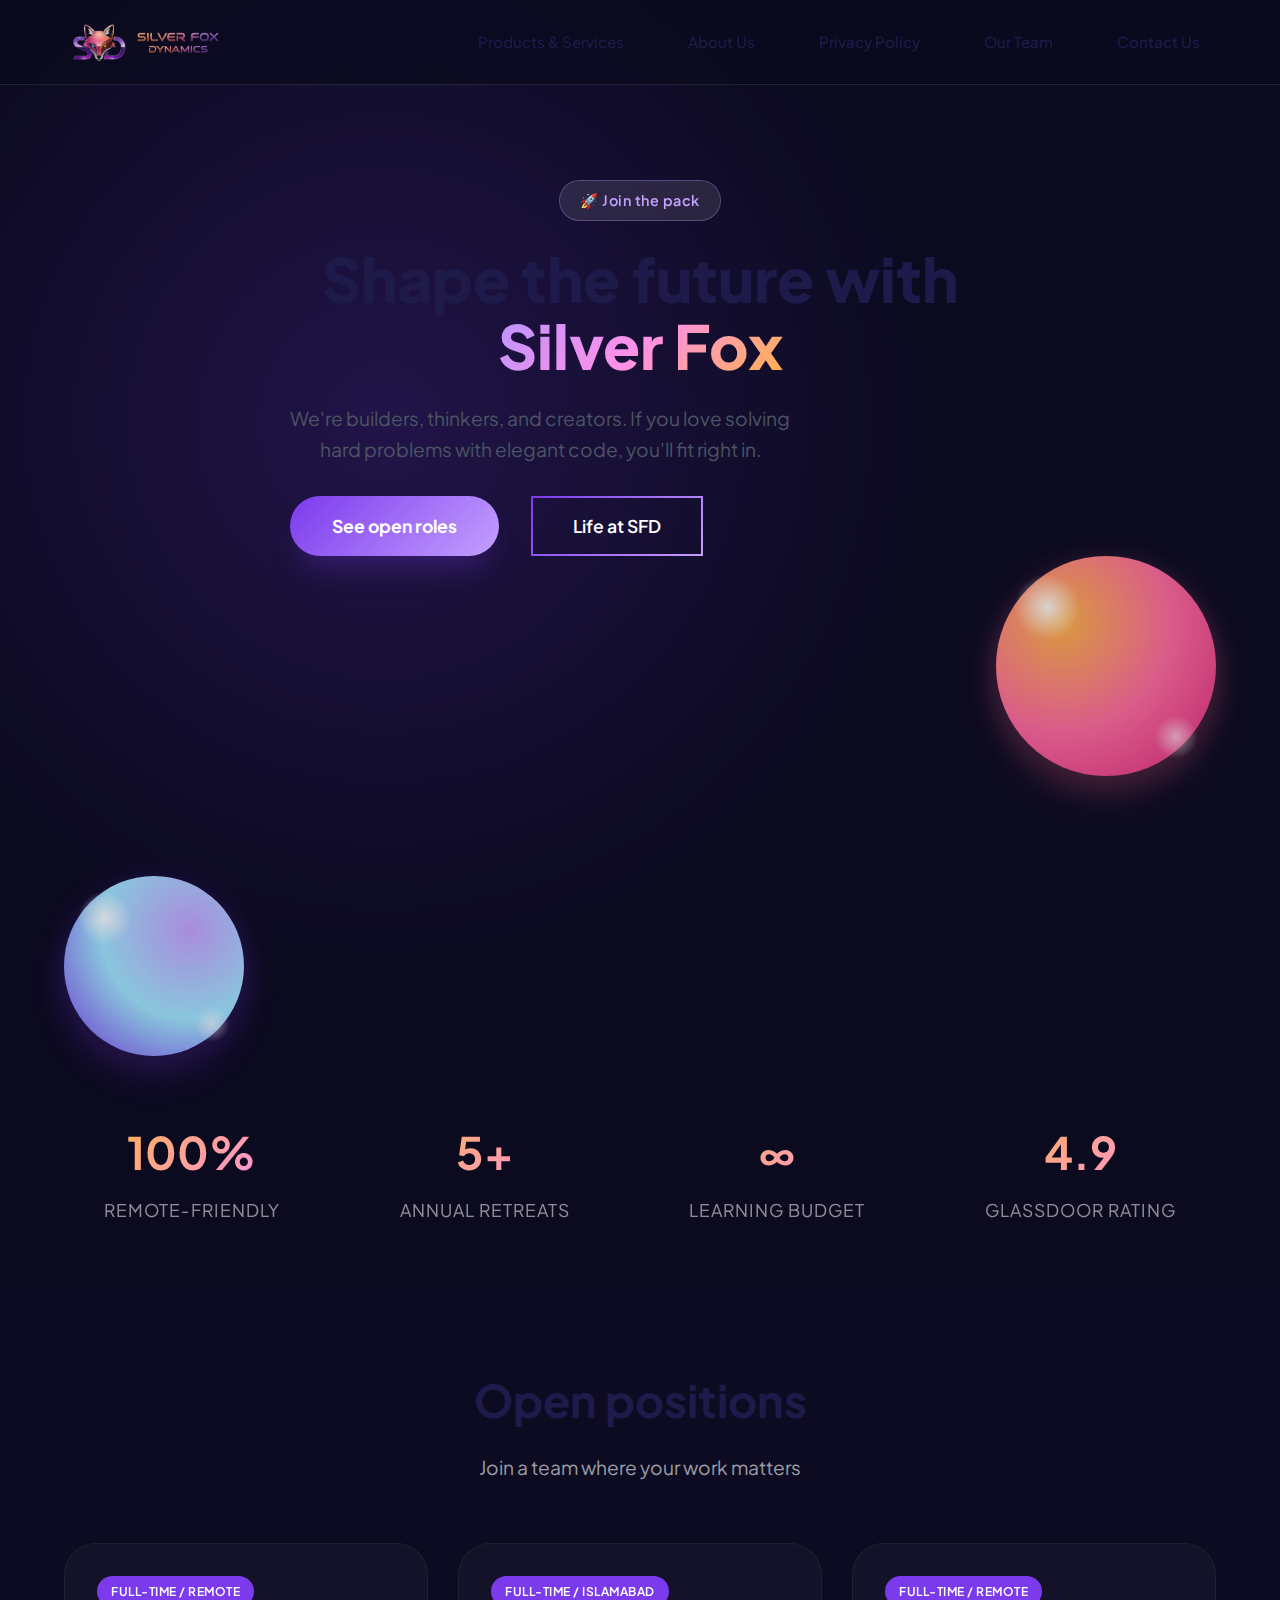
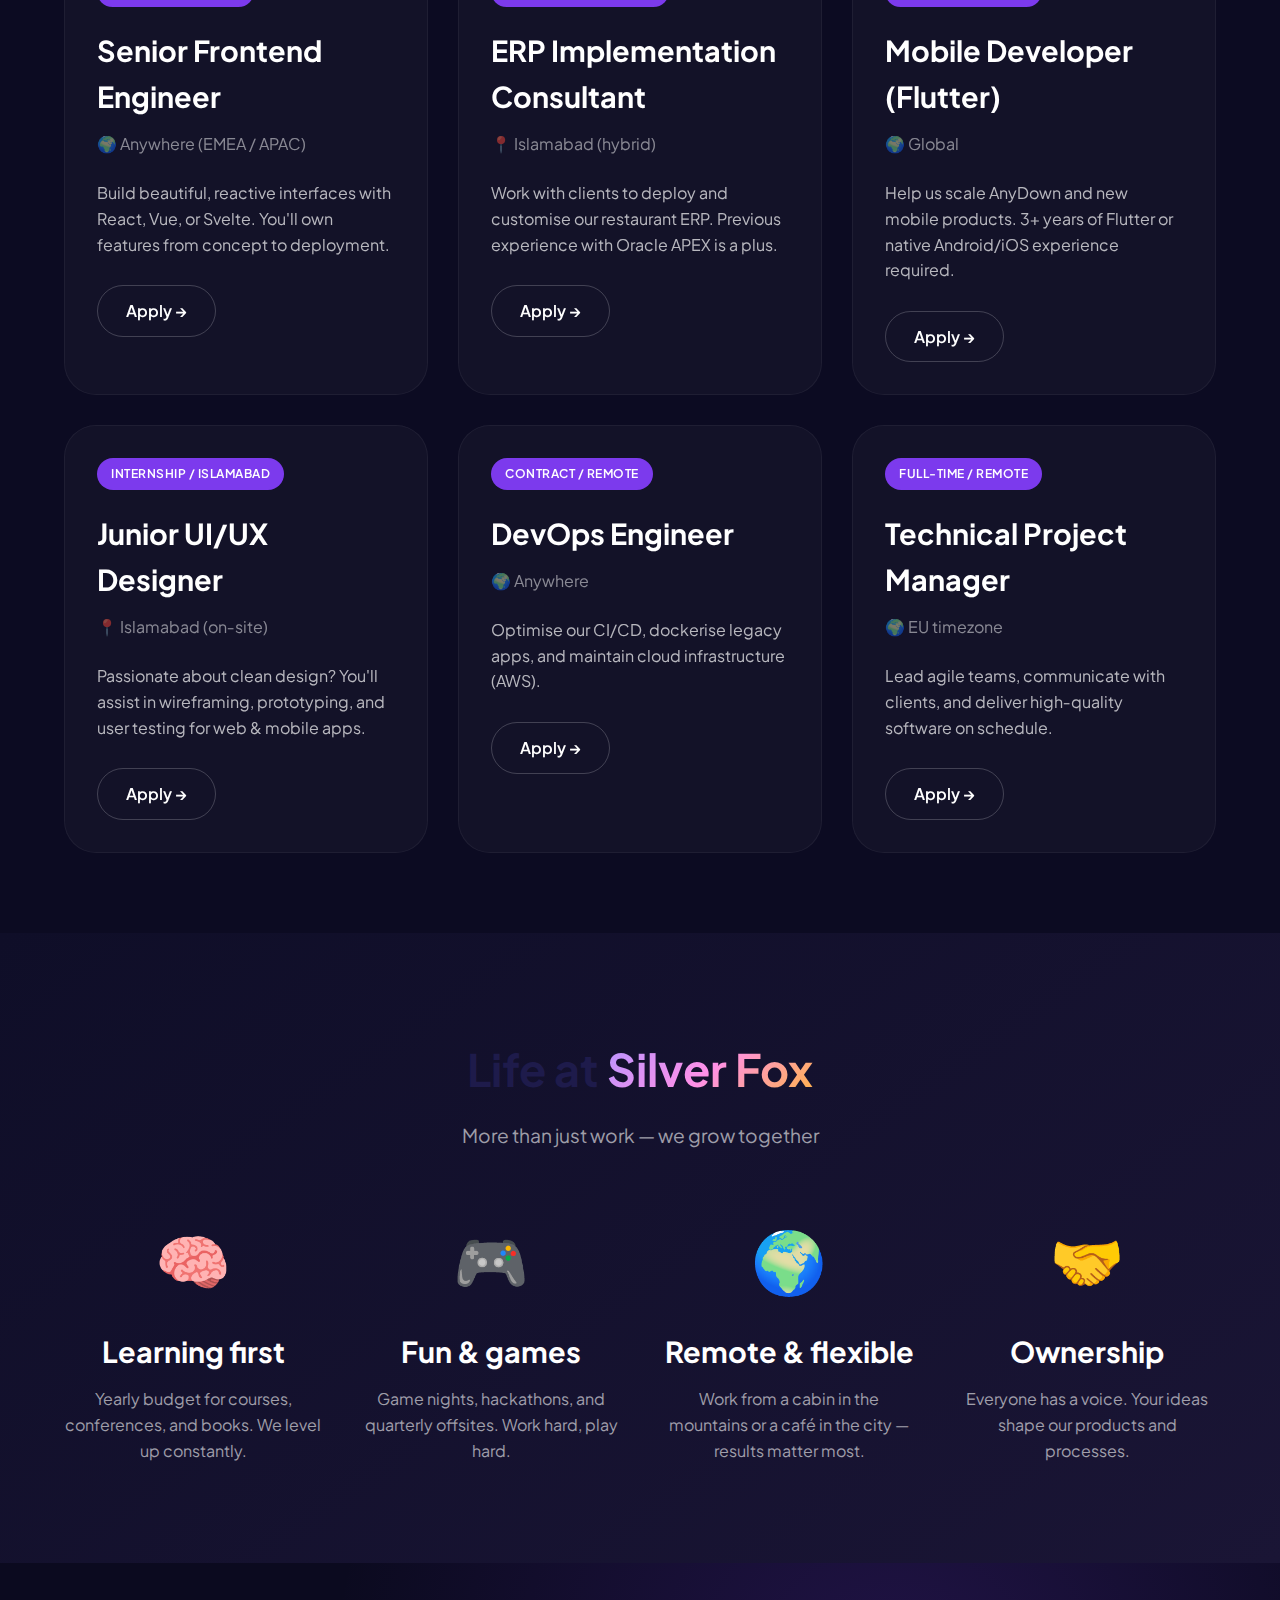
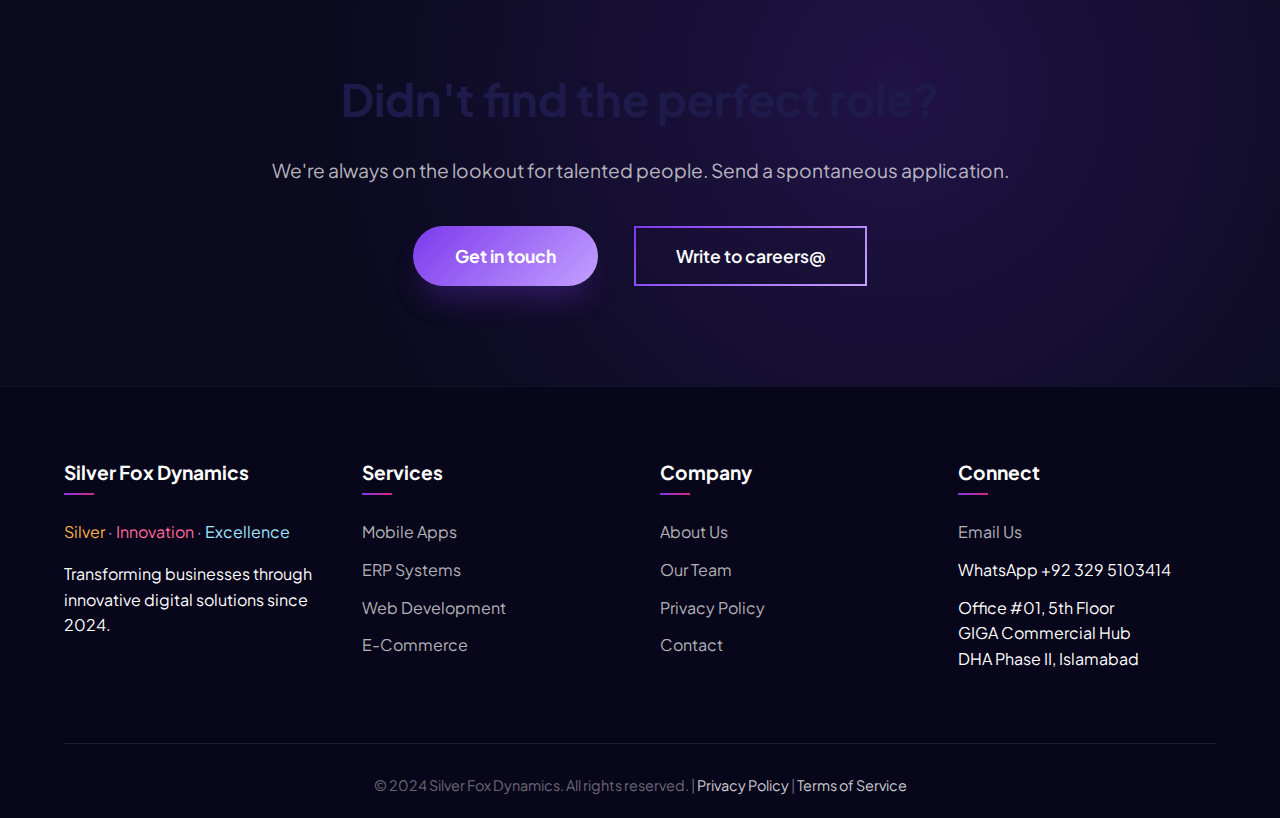
<file: Careers.html>
<!DOCTYPE html>
<html lang="en">
<head>
    <meta charset="UTF-8">
    <meta name="viewport" content="width=device-width, initial-scale=1.0">
    <title>Careers | Silver Fox Dynamics</title>
    <link href="https://fonts.googleapis.com/css2?family=Plus+Jakarta+Sans:wght@400;500;600;700;800&display=swap" rel="stylesheet">
    <link rel="stylesheet" href="style.css">
    <link rel="icon" type="image/png" href="fav.png">
    <link rel="manifest" href="manifest.json">
    <meta name="theme-color" content="#7C3AED"/>
    <style>
        /* keeping minimal inline style to ensure background consistency – 
           normally these would be in style.css, but we embed just enough 
           to match the colourful vibe of the prototype */
        * {
            margin: 0;
            padding: 0;
            box-sizing: border-box;
        }
        body {
            font-family: 'Plus Jakarta Sans', sans-serif;
            background: #0B0A1F;
            color: #ffffff;
            line-height: 1.6;
            overflow-x: hidden;
        }
        .container {
            max-width: 1200px;
            margin: 0 auto;
            padding: 0 24px;
        }
        /* colorful header (as original) */
        .colorful-header {
            position: fixed;
            top: 0;
            left: 0;
            width: 100%;
            padding: 20px 0;
            background: rgba(11, 10, 31, 0.85);
            backdrop-filter: blur(12px);
            border-bottom: 1px solid rgba(255,255,255,0.1);
            z-index: 1000;
            transition: all 0.3s;
        }
        .colorful-header.scrolled {
            padding: 12px 0;
            background: rgba(11, 10, 31, 0.95);
        }
        .colorful-header .container {
            display: flex;
            align-items: center;
            justify-content: space-between;
        }
        .header-logo {
            height: 44px;
            width: auto;
            display: block;
        }
        .nav-menu {
            display: flex;
            list-style: none;
            gap: 32px;
        }
        .nav-menu a {
            color: #fff;
            text-decoration: none;
            font-weight: 500;
            font-size: 1rem;
            transition: color 0.2s;
        }
        .nav-menu a:hover {
            color: #C4A0FF;
        }
        .menu-toggle {
            display: none;
            flex-direction: column;
            gap: 6px;
            cursor: pointer;
        }
        .menu-toggle span {
            width: 28px;
            height: 2px;
            background: white;
            transition: 0.3s;
        }
        /* hero small variation for careers */
        .careers-hero {
            padding: 180px 0 100px;
            background: radial-gradient(circle at 30% 40%, rgba(124, 58, 237, 0.2) 0%, transparent 50%);
        }
        .hero-content {
            max-width: 700px;
            margin: 0 auto;
            text-align: center;
        }
        .hero-badge {
            display: inline-block;
            background: rgba(255,255,255,0.1);
            backdrop-filter: blur(4px);
            padding: 8px 20px;
            border-radius: 40px;
            font-weight: 600;
            font-size: 0.9rem;
            letter-spacing: 0.5px;
            color: #C4A0FF;
            border: 1px solid rgba(196,160,255,0.3);
            margin-bottom: 24px;
        }
        h1 {
            font-size: 3.5rem;
            font-weight: 800;
            line-height: 1.2;
            margin-bottom: 20px;
        }
        .gradient-text {
            background: linear-gradient(135deg, #B794FF, #FF90E8, #FFB347);
            -webkit-background-clip: text;
            background-clip: text;
            color: transparent;
        }
        .lead {
            font-size: 1.25rem;
            color: rgba(255,255,255,0.7);
            margin-bottom: 40px;
        }
        /* open positions */
        .positions-section {
            padding: 80px 0;
            background: #0C0B22;
        }
        .section-header {
            text-align: center;
            margin-bottom: 60px;
        }
        .section-header h2 {
            font-size: 2.8rem;
            font-weight: 700;
            margin-bottom: 16px;
        }
        .section-header p {
            color: rgba(255,255,255,0.6);
            font-size: 1.2rem;
        }
        .positions-grid {
            display: grid;
            grid-template-columns: repeat(auto-fit, minmax(350px, 1fr));
            gap: 30px;
        }
        .position-card {
            background: rgba(255,255,255,0.03);
            border: 1px solid rgba(255,255,255,0.05);
            border-radius: 32px;
            padding: 32px;
            backdrop-filter: blur(8px);
            transition: transform 0.3s, border-color 0.3s;
        }
        .position-card:hover {
            border-color: #C4A0FF;
            transform: translateY(-8px);
        }
        .position-type {
            display: inline-block;
            background: #7C3AED;
            padding: 6px 14px;
            border-radius: 40px;
            font-size: 0.75rem;
            font-weight: 600;
            letter-spacing: 0.5px;
            margin-bottom: 20px;
        }
        .position-card h3 {
            font-size: 1.8rem;
            margin-bottom: 12px;
        }
        .location {
            display: flex;
            align-items: center;
            gap: 8px;
            color: rgba(255,255,255,0.5);
            margin-bottom: 24px;
        }
        .description {
            color: rgba(255,255,255,0.7);
            margin-bottom: 28px;
        }
        .btn-small {
            background: transparent;
            border: 1px solid rgba(255,255,255,0.2);
            color: white;
            padding: 12px 28px;
            border-radius: 40px;
            font-weight: 600;
            cursor: pointer;
            transition: all 0.3s;
            text-decoration: none;
            display: inline-block;
        }
        .btn-small:hover {
            background: #7C3AED;
            border-color: #7C3AED;
        }
        /* culture */
        .culture-section {
            padding: 100px 0;
            background: linear-gradient(145deg, #0F0E28, #1A1535);
        }
        .culture-grid {
            display: grid;
            grid-template-columns: repeat(auto-fit, minmax(220px, 1fr));
            gap: 40px;
            text-align: center;
        }
        .culture-item .emoji {
            font-size: 3.8rem;
            margin-bottom: 20px;
            display: block;
        }
        .culture-item h4 {
            font-size: 1.8rem;
            margin-bottom: 12px;
        }
        .culture-item p {
            color: rgba(255,255,255,0.6);
        }
        /* values strip (stats like) */
        .values-strip {
            padding: 60px 0;
            background: #0B0A1F;
        }
        .stats-grid {
            display: flex;
            justify-content: space-around;
            flex-wrap: wrap;
            gap: 40px;
        }
        .stat-item {
            text-align: center;
        }
        .stat-item h3 {
            font-size: 2.8rem;
            font-weight: 700;
            background: linear-gradient(135deg, #FFB347, #FF90E8);
            -webkit-background-clip: text;
            background-clip: text;
            color: transparent;
        }
        .stat-item p {
            color: rgba(255,255,255,0.6);
            font-size: 1.1rem;
        }
        /* cta */
        .cta-section {
            padding: 100px 0;
            background: radial-gradient(circle at 70% 30%, #7C3AED30, transparent 60%);
        }
        .btn-gradient {
            background: linear-gradient(135deg, #7C3AED, #C4A0FF);
            color: white;
            padding: 16px 42px;
            border-radius: 40px;
            font-weight: 700;
            text-decoration: none;
            display: inline-block;
            transition: transform 0.2s;
            border: none;
        }
        .btn-outline-gradient {
            background: transparent;
            border: 2px solid;
            border-image: linear-gradient(135deg, #7C3AED, #C4A0FF) 1;
            color: white;
            padding: 14px 40px;
            border-radius: 40px;
            font-weight: 600;
            text-decoration: none;
            display: inline-block;
            margin-left: 16px;
        }
        .btn-outline-gradient:hover {
            background: rgba(124,58,237,0.1);
        }
        .btn-large {
            font-size: 1.1rem;
        }
        /* footer */
        .colorful-footer {
            background: #07061A;
            padding: 70px 0 20px;
            border-top: 1px solid rgba(255,255,255,0.05);
        }
        .footer-grid {
            display: grid;
            grid-template-columns: repeat(4, 1fr);
            gap: 40px;
            margin-bottom: 60px;
        }
        .footer-col h4 {
            margin-bottom: 24px;
            font-size: 1.2rem;
        }
        .footer-col ul {
            list-style: none;
        }
        .footer-col li {
            margin-bottom: 16px;
        }
        .footer-col a {
            color: rgba(255,255,255,0.6);
            text-decoration: none;
        }
        .footer-col a:hover {
            color: white;
        }
        .brand-tagline {
            margin: 16px 0;
            color: #C4A0FF;
        }
        .footer-bottom {
            text-align: center;
            padding-top: 30px;
            border-top: 1px solid rgba(255,255,255,0.1);
            color: rgba(255,255,255,0.4);
            font-size: 0.9rem;
        }
        @media (max-width: 900px) {
            .footer-grid { grid-template-columns: repeat(2,1fr); }
            .nav-menu { 
                position: fixed; 
                top: 80px; right: -100%; 
                width: 260px; background: #12102F; 
                flex-direction: column; padding: 40px; 
                border-radius: 24px; transition: 0.4s; 
            }
            .nav-menu.show { right: 24px; }
            .menu-toggle { display: flex; }
            h1 { font-size: 2.8rem; }
        }
        @media (max-width: 600px) {
            .positions-grid { grid-template-columns: 1fr; }
            .footer-grid { grid-template-columns: 1fr; }
        }
    </style>
</head>
<body class="prototype-colorful">
    <!-- Header (identical to original, active Careers link) -->
    <header class="colorful-header">
        <div class="container">
            <a href="index.html">
                <img src="images/logo1.png" alt="Silver Fox Dynamics Logo" class="header-logo">
            </a>
            <nav>
                <div class="menu-toggle" onclick="toggleMenu()">
                    <span></span><span></span><span></span>
                </div>
                <ul id="menu" class="nav-menu">
                    <li><a href="products.html">Products & Services</a></li>
                    <li><a href="about.html">About Us</a></li>
                    <li><a href="privacy.html">Privacy Policy</a></li>
                    <li><a href="team.html">Our Team</a></li>
                    <li><a href="contact.html">Contact Us</a></li>
                </ul>
            </nav>
        </div>
    </header>

    <!-- Careers Hero -->
    <section class="careers-hero">
        <div class="container">
            <div class="hero-content">
                <span class="hero-badge">🚀 Join the pack</span>
                <h1>Shape the future with <span class="gradient-text">Silver Fox</span></h1>
                <p class="lead">We're builders, thinkers, and creators. If you love solving hard problems with elegant code, you'll fit right in.</p>
                <div class="hero-buttons">
                    <a href="#open-positions" class="btn btn-gradient btn-large">See open roles</a>
                    <a href="#culture" class="btn btn-outline-gradient btn-large">Life at SFD</a>
                </div>
            </div>
            <div class="hero-visual">
                <div class="floating-shapes">
                    <div class="shape shape-1"></div>
                    <div class="shape shape-2"></div>
                </div>
            </div>
        </div>
    </section>

    <!-- Values / mini stats (like original stats-section) -->
    <section class="values-strip">
        <div class="container">
            <div class="stats-grid">
                <div class="stat-item">
                    <h3>100%</h3>
                    <p>remote‑friendly</p>
                </div>
                <div class="stat-item">
                    <h3>5+</h3>
                    <p>annual retreats</p>
                </div>
                <div class="stat-item">
                    <h3>∞</h3>
                    <p>learning budget</p>
                </div>
                <div class="stat-item">
                    <h3>4.9</h3>
                    <p>glassdoor rating</p>
                </div>
            </div>
        </div>
    </section>

    <!-- Open positions (core content) -->
    <section id="open-positions" class="positions-section">
        <div class="container">
            <div class="section-header">
                <h2>Open positions</h2>
                <p>Join a team where your work matters</p>
            </div>
            <div class="positions-grid">
                <!-- position 1 -->
                <div class="position-card">
                    <span class="position-type">FULL‑TIME / REMOTE</span>
                    <h3>Senior Frontend Engineer</h3>
                    <div class="location">🌍 Anywhere (EMEA / APAC)</div>
                    <p class="description">Build beautiful, reactive interfaces with React, Vue, or Svelte. You'll own features from concept to deployment.</p>
                    <a href="#" class="btn-small">Apply →</a>
                </div>
                <!-- position 2 -->
                <div class="position-card">
                    <span class="position-type">FULL‑TIME / ISLAMABAD</span>
                    <h3>ERP Implementation Consultant</h3>
                    <div class="location">📍 Islamabad (hybrid)</div>
                    <p class="description">Work with clients to deploy and customise our restaurant ERP. Previous experience with Oracle APEX is a plus.</p>
                    <a href="#" class="btn-small">Apply →</a>
                </div>
                <!-- position 3 -->
                <div class="position-card">
                    <span class="position-type">FULL‑TIME / REMOTE</span>
                    <h3>Mobile Developer (Flutter)</h3>
                    <div class="location">🌍 Global</div>
                    <p class="description">Help us scale AnyDown and new mobile products. 3+ years of Flutter or native Android/iOS experience required.</p>
                    <a href="#" class="btn-small">Apply →</a>
                </div>
                <!-- position 4 -->
                <div class="position-card">
                    <span class="position-type">INTERNSHIP / ISLAMABAD</span>
                    <h3>Junior UI/UX Designer</h3>
                    <div class="location">📍 Islamabad (on‑site)</div>
                    <p class="description">Passionate about clean design? You'll assist in wireframing, prototyping, and user testing for web & mobile apps.</p>
                    <a href="#" class="btn-small">Apply →</a>
                </div>
                <!-- position 5 -->
                <div class="position-card">
                    <span class="position-type">CONTRACT / REMOTE</span>
                    <h3>DevOps Engineer</h3>
                    <div class="location">🌍 Anywhere</div>
                    <p class="description">Optimise our CI/CD, dockerise legacy apps, and maintain cloud infrastructure (AWS).</p>
                    <a href="#" class="btn-small">Apply →</a>
                </div>
                <!-- position 6 -->
                <div class="position-card">
                    <span class="position-type">FULL‑TIME / REMOTE</span>
                    <h3>Technical Project Manager</h3>
                    <div class="location">🌍 EU timezone</div>
                    <p class="description">Lead agile teams, communicate with clients, and deliver high‑quality software on schedule.</p>
                    <a href="#" class="btn-small">Apply →</a>
                </div>
            </div>
        </div>
    </section>

    <!-- Culture section (like featured projects / services but with people values) -->
    <section id="culture" class="culture-section">
        <div class="container">
            <div class="section-header">
                <h2>Life at <span class="gradient-text">Silver Fox</span></h2>
                <p>More than just work — we grow together</p>
            </div>
            <div class="culture-grid">
                <div class="culture-item">
                    <span class="emoji">🧠</span>
                    <h4>Learning first</h4>
                    <p>Yearly budget for courses, conferences, and books. We level up constantly.</p>
                </div>
                <div class="culture-item">
                    <span class="emoji">🎮</span>
                    <h4>Fun & games</h4>
                    <p>Game nights, hackathons, and quarterly offsites. Work hard, play hard.</p>
                </div>
                <div class="culture-item">
                    <span class="emoji">🌍</span>
                    <h4>Remote & flexible</h4>
                    <p>Work from a cabin in the mountains or a café in the city — results matter most.</p>
                </div>
                <div class="culture-item">
                    <span class="emoji">🤝</span>
                    <h4>Ownership</h4>
                    <p>Everyone has a voice. Your ideas shape our products and processes.</p>
                </div>
            </div>
        </div>
    </section>

    <!-- CTA Section (identical style to original) -->
    <section class="cta-section">
        <div class="container">
            <h2 style="font-size: 2.8rem; margin-bottom: 20px;">Didn't find the perfect role?</h2>
            <p style="font-size: 1.2rem; color: rgba(255,255,255,0.7); margin-bottom: 40px;">We're always on the lookout for talented people. Send a spontaneous application.</p>
            <div class="cta-buttons">
                <a href="contact.html" class="btn btn-gradient btn-large">Get in touch</a>
                <a href="mailto:careers@silverfoxdynamics.com" class="btn btn-outline-gradient btn-large">Write to careers@</a>
            </div>
        </div>
    </section>

    <!-- Footer (exact copy from original, but we keep it consistent) -->
    <footer class="colorful-footer">
        <div class="container">
            <div class="footer-grid">
                <div class="footer-col">
                    <h4>Silver Fox Dynamics</h4>
                    <div class="brand-tagline">
                        <span>Silver</span> · <span>Innovation</span> · <span>Excellence</span>
                    </div>
                    <p>Transforming businesses through innovative digital solutions since 2024.</p>
                </div>
                <div class="footer-col">
                    <h4>Services</h4>
                    <ul>
                        <li><a href="products.html#mobile">Mobile Apps</a></li>
                        <li><a href="products.html#erp">ERP Systems</a></li>
                        <li><a href="products.html#web">Web Development</a></li>
                        <li><a href="products.html#ecommerce">E-Commerce</a></li>
                    </ul>
                </div>
                <div class="footer-col">
                    <h4>Company</h4>
                    <ul>
                        <li><a href="about.html">About Us</a></li>
                        <li><a href="team.html">Our Team</a></li>
                        <li><a href="privacy.html">Privacy Policy</a></li>
                        <li><a href="contact.html">Contact</a></li>
                    </ul>
                </div>
                <div class="footer-col">
                    <h4>Connect</h4>
                    <ul>
                        <li><a href="mailto:info@silverfoxdynamics.com">Email Us</a></li>
                        <li>WhatsApp +92 329 5103414</li>
                        <li>Office #01, 5th Floor<br>GIGA Commercial Hub<br>DHA Phase II, Islamabad</li>
                    </ul>
                </div>
            </div>
            <div class="footer-bottom">
                <p>&copy; 2024 Silver Fox Dynamics. All rights reserved. | <a href="privacy.html">Privacy Policy</a> | <a href="terms.html">Terms of Service</a></p>
            </div>
        </div>
    </footer>

    <script src="script.js"></script>
    <script>
        // Toggle menu (same as original)
        function toggleMenu() {
            const menu = document.getElementById('menu');
            const menuToggle = document.querySelector('.menu-toggle');
            menu.classList.toggle('show');
            menuToggle.classList.toggle('active');
        }

        // Close menu when clicking outside
        document.addEventListener('click', function(event) {
            const menu = document.getElementById('menu');
            const menuToggle = document.querySelector('.menu-toggle');
            
            if (menu && menuToggle && !menu.contains(event.target) && !menuToggle.contains(event.target)) {
                menu.classList.remove('show');
                menuToggle.classList.remove('active');
            }
        });

        // Close menu on link click
        document.querySelectorAll('#menu a').forEach(link => {
            link.addEventListener('click', () => {
                document.getElementById('menu').classList.remove('show');
                document.querySelector('.menu-toggle').classList.remove('active');
            });
        });

        // Header scroll effect
        window.addEventListener('scroll', function() {
            const header = document.querySelector('header');
            if (window.scrollY > 50) {
                header.classList.add('scrolled');
            } else {
                header.classList.remove('scrolled');
            }
        });

        // Initialize header state
        if (window.scrollY > 50) {
            document.querySelector('header').classList.add('scrolled');
        }
    </script>
</body>
</html>
</file>
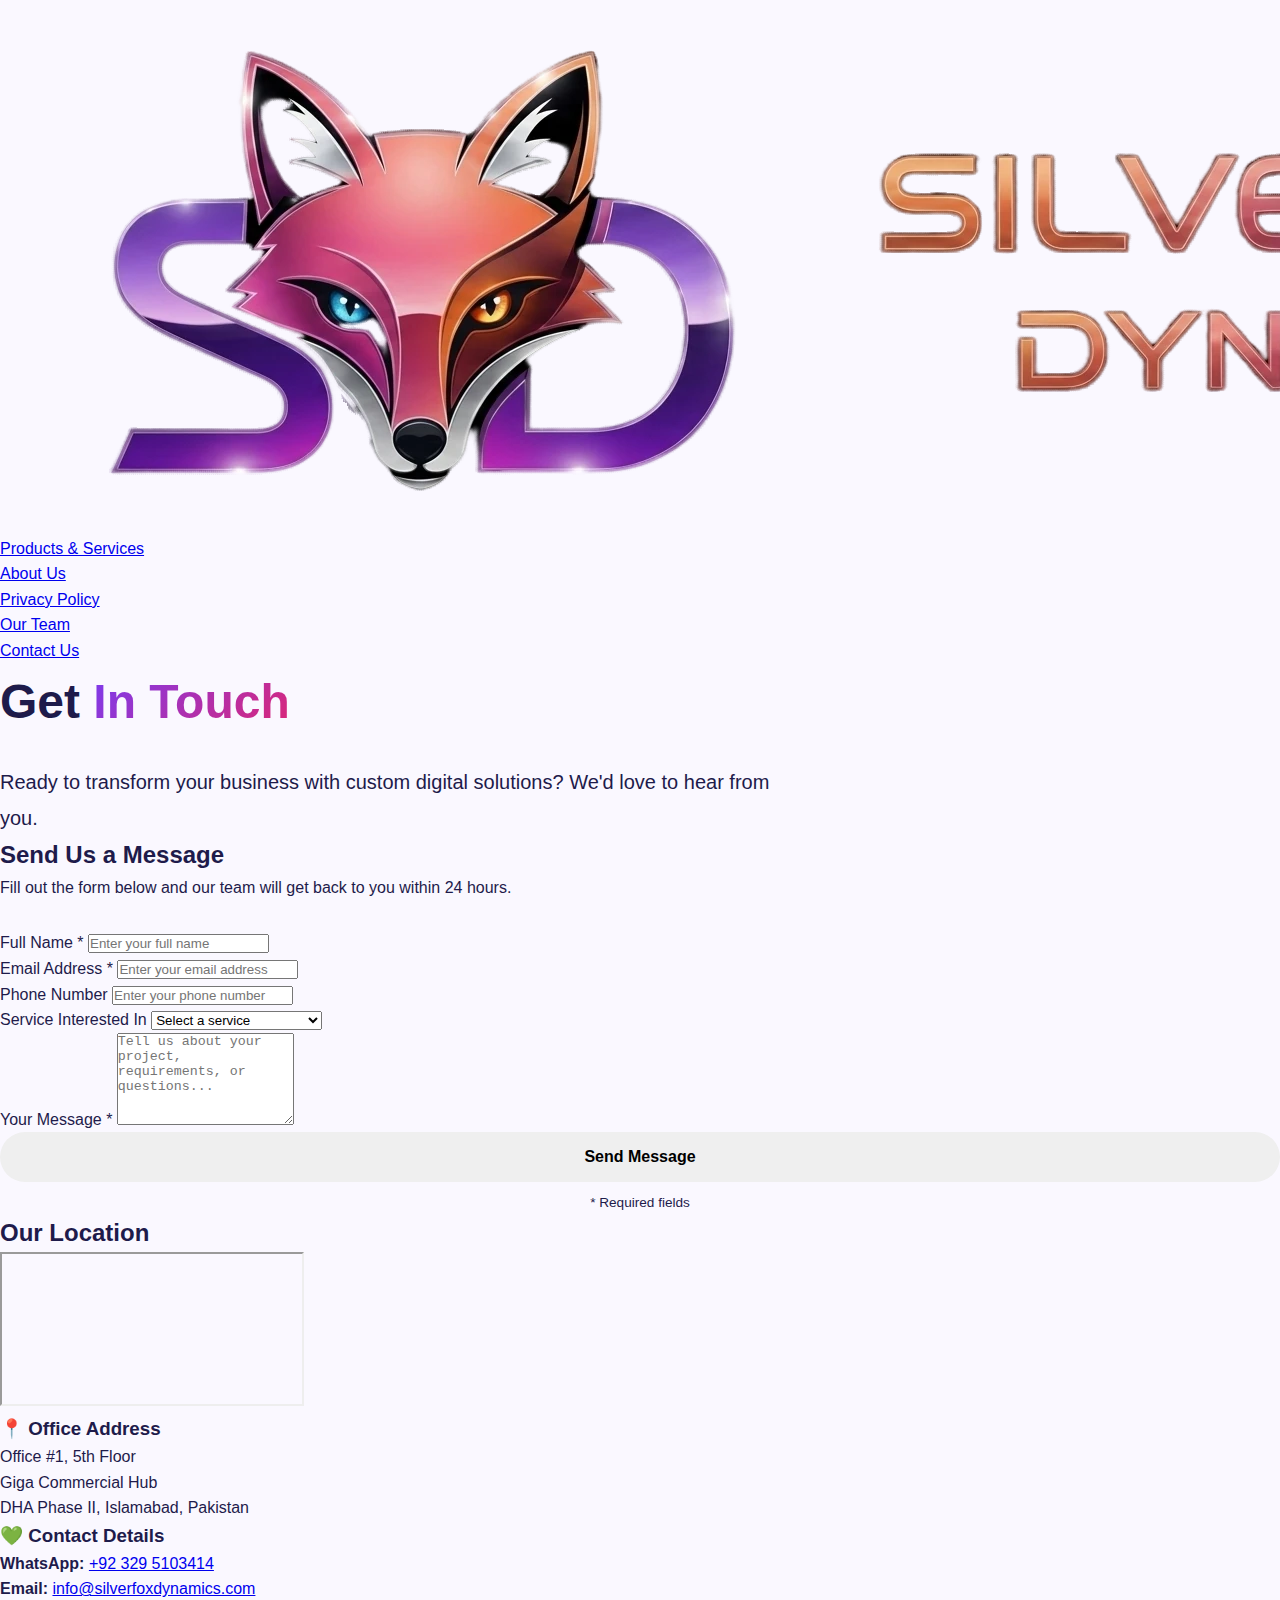
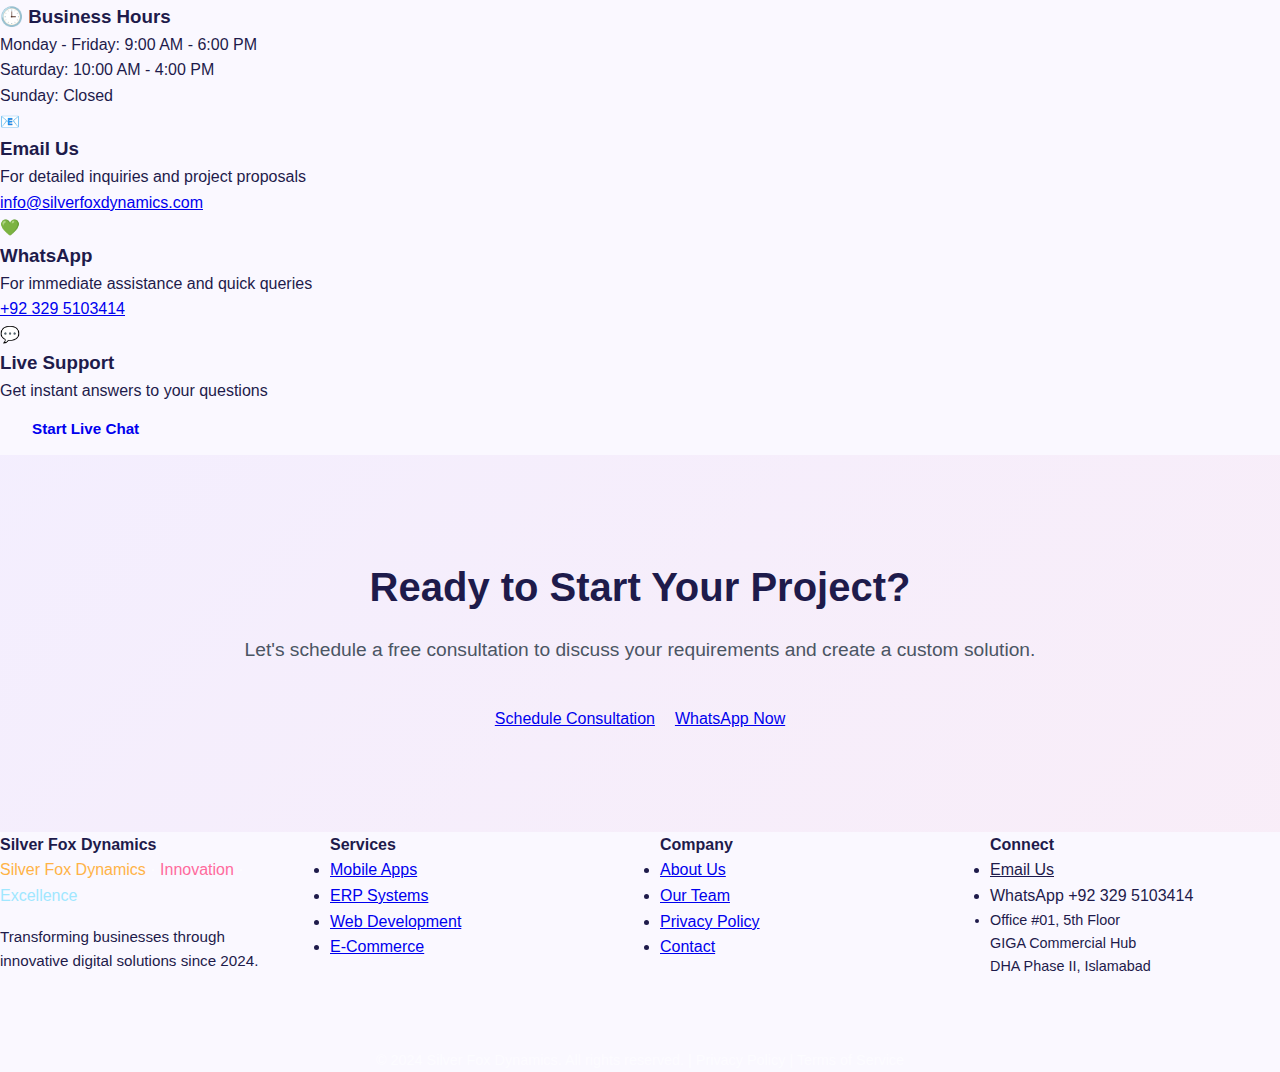
<file: contact.html>
<!DOCTYPE html>
<html lang="en">
<head>
    <meta charset="UTF-8">
    <meta name="viewport" content="width=device-width, initial-scale=1.0">
    <title>Contact Us | Silver Fox Dynamics</title>
    <link href="https://fonts.googleapis.com/css2?family=Inter:wght@300;400;500;600;700&display=swap" rel="stylesheet">
    <link rel="stylesheet" href="style.css">
    <link rel="icon" type="image/png" href="fav.png">
</head>
<body>
    <!-- Header -->
    <header>
        <a href="index.html">
            <img src="images/logo1.png" alt="Silver Fox Dynamics Logo">
        </a>
        <nav>
            <div class="menu-toggle" onclick="toggleMenu()">
                <span></span><span></span><span></span>
            </div>
            <ul id="menu">
                <li><a href="products.html">Products & Services</a></li>
                <li><a href="about.html">About Us</a></li>
                <li><a href="privacy.html">Privacy Policy</a></li>
                <li><a href="team.html">Our Team</a></li>
                <li><a href="contact.html" class="active">Contact Us</a></li>
            </ul>
        </nav>
    </header>

    <!-- Hero -->
    <section class="about-hero">
        <div class="about-content">
            <h1 class="fade-in-up" style="font-size: 3rem; margin-bottom: 24px;">
                Get <span class="gradient-text">In Touch</span>
            </h1>
            <p class="fade-in-up delay-1" style="font-size: 1.25rem; color: var(--gray-text); max-width: 800px; line-height: 1.8;">
                Ready to transform your business with custom digital solutions? We'd love to hear from you.
            </p>
        </div>
    </section>

    <!-- Contact Section -->
    <section class="netguru-section">
        <div class="contact-grid">
            <!-- Contact Form -->
            <div class="contact-form fade-in-up">
                <h2>Send Us a Message</h2>
                <p style="color: var(--gray-text); margin-bottom: 30px;">Fill out the form below and our team will get back to you within 24 hours.</p>
                
                <form id="contactForm" action="https://formspree.io/f/xdkdrann" method="POST">
                    <div class="form-group">
                        <label for="name">Full Name *</label>
                        <input type="text" id="name" name="name" placeholder="Enter your full name" required>
                    </div>
                    
                    <div class="form-group">
                        <label for="email">Email Address *</label>
                        <input type="email" id="email" name="_replyto" placeholder="Enter your email address" required>
                    </div>
                    
                    <div class="form-group">
                        <label for="phone">Phone Number</label>
                        <input type="tel" id="phone" name="phone" placeholder="Enter your phone number">
                    </div>
                    
                    <div class="form-group">
                        <label for="service">Service Interested In</label>
                        <select id="service" name="service">
                            <option value="">Select a service</option>
                            <option value="mobile-app">Mobile App Development</option>
                            <option value="web-development">Web Development</option>
                            <option value="e-commerce">E-Commerce Solutions</option>
                            <option value="erp">ERP Systems</option>
                            <option value="consultation">IT Consultation</option>
                            <option value="other">Other</option>
                        </select>
                    </div>
                    
                    <div class="form-group">
                        <label for="message">Your Message *</label>
                        <textarea id="message" name="message" rows="6" placeholder="Tell us about your project, requirements, or questions..." required></textarea>
                    </div>
                    
                    <input type="hidden" name="_subject" value="New Contact Form Submission - Silver Fox Dynamics">
                    <div class="form-submit">
                        <button type="submit" class="btn btn-orange" style="width: 100%; font-size: 16px; padding: 16px;">
                            <span class="submit-text">Send Message</span>
                            <span class="loading-spinner" style="display: none;">⏳ Sending...</span>
                        </button>
                        <p class="form-note" style="color: var(--gray-text); font-size: 0.85rem; margin-top: 10px; text-align: center;">
                            * Required fields
                        </p>
                    </div>
                </form>
            </div>

            <!-- Map & Contact Info -->
            <div class="contact-info fade-in-up delay-1">
                <div class="contact-map">
                    <h2>Our Location</h2>
                    <div class="map-container">
                        <iframe 
                            src="https://www.google.com/maps/embed?pb=!1m18!1m12!1m3!1d13280.611174066797!2d73.02959237589608!3d33.67930427323468!2m3!1f0!2f0!3f0!3m2!1i1024!2i768!4f13.1!3m3!1m2!1s0x38dfbfd6e2c8b3b5%3A0x3a3a3a3a3a3a3a3a!2sDHA%20Phase%202%2C%20Islamabad%2C%20Pakistan!5e0!3m2!1sen!2s!4v1692287300000!5m2!1sen!2s"
                            allowfullscreen 
                            loading="lazy" 
                            referrerpolicy="no-referrer-when-downgrade">
                        </iframe>
                    </div>
                    <div class="map-details">
                        <h3><span class="icon">📍</span> Office Address</h3>
                        <p>Office #1, 5th Floor<br>Giga Commercial Hub<br>DHA Phase II, Islamabad, Pakistan</p>
                        
                        <h3><span class="icon">💚</span> Contact Details</h3>
                        <p>
  <strong>WhatsApp:</strong>
  <a href="https://wa.me/923295103414" target="_blank">
    +92 329 5103414
  </a>
</p>
                        <p><strong>Email:</strong> <a href="mailto:info@silverfoxdynamics.com" class="email-link">info@silverfoxdynamics.com</a></p>
                        
                        <h3><span class="icon">🕒</span> Business Hours</h3>
                        <p>Monday - Friday: 9:00 AM - 6:00 PM<br>Saturday: 10:00 AM - 4:00 PM<br>Sunday: Closed</p>
                    </div>
                </div>
            </div>
        </div>
    </section>

    <!-- Contact Methods -->
    <section class="contact-methods fade-in-up">
        <div class="methods-grid">
            <div class="method-card">
                <div class="method-icon email">
                    <span>📧</span>
                </div>
                <h3>Email Us</h3>
                <p>For detailed inquiries and project proposals</p>
                <a href="mailto:info@silverfoxdynamics.com" class="method-link">info@silverfoxdynamics.com</a>
            </div>
            
            <div class="method-card">
                <div class="method-icon phone">
                    <span>💚</span>
                </div>
                <h3>WhatsApp</h3>
                <p>For immediate assistance and quick queries</p>
                <a href="https://wa.me/923295103414" class="method-link" target="_blank">
  +92 329 5103414
</a>
            </div>
            
            <div class="method-card">
                <div class="method-icon support">
                    <span>💬</span>
                </div>
                <h3>Live Support</h3>
                <p>Get instant answers to your questions</p>
                <a href="#" class="btn btn-secondary">Start Live Chat</a>
            </div>
        </div>
    </section>

    <!-- CTA Section -->
    <section class="cta-section fade-in-up">
        <div class="cta-content">
            <h2>Ready to Start Your Project?</h2>
            <p>Let's schedule a free consultation to discuss your requirements and create a custom solution.</p>
            <div class="cta-buttons">
                <a href="#contactForm" class="cta-button">Schedule Consultation</a>
                <a href="https://wa.me/923295103414?text=Hello%20Silver%20Fox%20Dynamics,%20I%20would%20like%20to%20discuss%20a%20project."
   class="cta-button outline" target="_blank">
  WhatsApp Now
</a>
            </div>
        </div>
    </section>

     <!-- Footer -->
    <footer>
        <div class="footer-grid">
            <div class="footer-column">
                <h4>Silver Fox Dynamics</h4>
                <div class="brand-tagline">
                    <span>Silver Fox Dynamics</span> · 
                    <span>Innovation</span> · 
                    <span>Excellence</span>
                </div>
                <p style="color: var(--gray-text); margin-top: 15px; font-size: 0.95rem; line-height: 1.6;">
                    Transforming businesses through innovative digital solutions since 2024.
                </p>
            </div>
            
            <div class="footer-column">
                <h4>Services</h4>
                <ul>
                    <li><a href="products.html#mobile">Mobile Apps</a></li>
                    <li><a href="products.html#erp">ERP Systems</a></li>
                    <li><a href="products.html#web">Web Development</a></li>
                    <li><a href="products.html#ecommerce">E-Commerce</a></li>
                    
                </ul>
            </div>
            
            <div class="footer-column">
                <h4>Company</h4>
                <ul>
                    <li><a href="about.html">About Us</a></li>
                    <li><a href="team.html">Our Team</a></li>
                    <li><a href="privacy.html">Privacy Policy</a></li>
                    <li><a href="contact.html">Contact</a></li>
                </ul>
            </div>
            
            <div class="footer-column">
                <h4>Connect</h4>
                <ul>
                    <li><a href="mailto:info@silverfoxdynamics.com" style="color: var(--blue-accent);">Email Us</a></li>
                    <li style="color: var(--silver-light);">
  WhatsApp 
  <a href="https://wa.me/923295103414" target="_blank" style="color: var(--silver-light); text-decoration: none;">
    +92 329 5103414
  </a>
</li>
                    <li style="color: var(--gray-text); font-size: 0.9rem;">Office #01, 5th Floor<br>GIGA Commercial Hub<br>DHA Phase II, Islamabad</li>
                </ul>
            </div>
        </div>
        
        <div class="footer-bottom">
            <p>&copy; 2024 Silver Fox Dynamics. All rights reserved. | <a href="privacy.html" style="color: var(--gray-text); text-decoration: none;">Privacy Policy</a> | <a href="terms.html" style="color: var(--gray-text); text-decoration: none;">Terms of Service</a></p>
        </div>
    </footer>

    <script src="script.js"></script>
    <script>
        // Initialize animations and menu
        document.addEventListener('DOMContentLoaded', function() {
            // Header scroll effect
            window.addEventListener('scroll', function() {
                const header = document.querySelector('header');
                if (window.scrollY > 50) {
                    header.classList.add('scrolled');
                } else {
                    header.classList.remove('scrolled');
                }
            });
            
            // Intersection Observer for animations
            const observerOptions = {
                threshold: 0.1,
                rootMargin: '0px 0px -50px 0px'
            };
            
            const observer = new IntersectionObserver(function(entries) {
                entries.forEach(entry => {
                    if (entry.isIntersecting) {
                        entry.target.classList.add('animated');
                    }
                });
            }, observerOptions);
            
            // Observe elements for animation
            document.querySelectorAll('.fade-in-up').forEach(el => observer.observe(el));
            
            // Initialize header state
            if (window.scrollY > 50) {
                document.querySelector('header').classList.add('scrolled');
            }
            
            // Form submission handling
            const contactForm = document.getElementById('contactForm');
            if (contactForm) {
                contactForm.addEventListener('submit', async function(e) {
                    e.preventDefault();
                    
                    const submitBtn = contactForm.querySelector('button[type="submit"]');
                    const submitText = submitBtn.querySelector('.submit-text');
                    const loadingSpinner = submitBtn.querySelector('.loading-spinner');
                    
                    // Show loading state
                    submitText.style.display = 'none';
                    loadingSpinner.style.display = 'inline';
                    submitBtn.disabled = true;
                    
                    try {
                        const formData = new FormData(contactForm);
                        const response = await fetch(contactForm.action, {
                            method: 'POST',
                            body: formData,
                            headers: { 'Accept': 'application/json' }
                        });
                        
                        if (response.ok) {
                            // Success
                            submitText.textContent = 'Message Sent!';
                            submitText.style.display = 'inline';
                            loadingSpinner.style.display = 'none';
                            contactForm.reset();
                            
                            // Show success message
                            showNotification('Message sent successfully! We\'ll get back to you soon.', 'success');
                            
                            // Reset button after 3 seconds
                            setTimeout(() => {
                                submitText.textContent = 'Send Message';
                                submitBtn.disabled = false;
                            }, 3000);
                        } else {
                            throw new Error('Form submission failed');
                        }
                    } catch (error) {
                        // Error
                        submitText.textContent = 'Error - Try Again';
                        submitText.style.display = 'inline';
                        loadingSpinner.style.display = 'none';
                        
                        showNotification('Sorry, there was an error sending your message. Please try again.', 'error');
                        
                        // Reset button after 3 seconds
                        setTimeout(() => {
                            submitText.textContent = 'Send Message';
                            submitBtn.disabled = false;
                        }, 3000);
                    }
                });
            }
            
            // Notification function
            function showNotification(message, type) {
                const notification = document.createElement('div');
                notification.className = `notification ${type}`;
                notification.textContent = message;
                notification.style.cssText = `
                    position: fixed;
                    top: 20px;
                    right: 20px;
                    padding: 15px 25px;
                    border-radius: 8px;
                    color: white;
                    font-weight: 500;
                    z-index: 9999;
                    animation: slideIn 0.3s ease;
                    box-shadow: var(--shadow);
                `;
                
                if (type === 'success') {
                    notification.style.background = 'var(--gradient-blue)';
                    notification.style.borderLeft = '4px solid var(--blue-accent)';
                } else {
                    notification.style.background = 'var(--gradient-orange)';
                    notification.style.borderLeft = '4px solid var(--orange-accent)';
                }
                
                document.body.appendChild(notification);
                
                // Remove after 5 seconds
                setTimeout(() => {
                    notification.style.animation = 'slideOut 0.3s ease';
                    setTimeout(() => notification.remove(), 300);
                }, 5000);
            }
        });
        
        // Toggle menu function
        function toggleMenu() {
            const menu = document.getElementById('menu');
            const menuToggle = document.querySelector('.menu-toggle');
            menu.classList.toggle('show');
            menuToggle.classList.toggle('active');
        }
        
        // Add CSS for animations
        const style = document.createElement('style');
        style.textContent = `
            @keyframes slideIn {
                from { transform: translateX(100%); opacity: 0; }
                to { transform: translateX(0); opacity: 1; }
            }
            
            @keyframes slideOut {
                from { transform: translateX(0); opacity: 1; }
                to { transform: translateX(100%); opacity: 0; }
            }
        `;
        document.head.appendChild(style);
    </script>
</body>
</html>
</file>
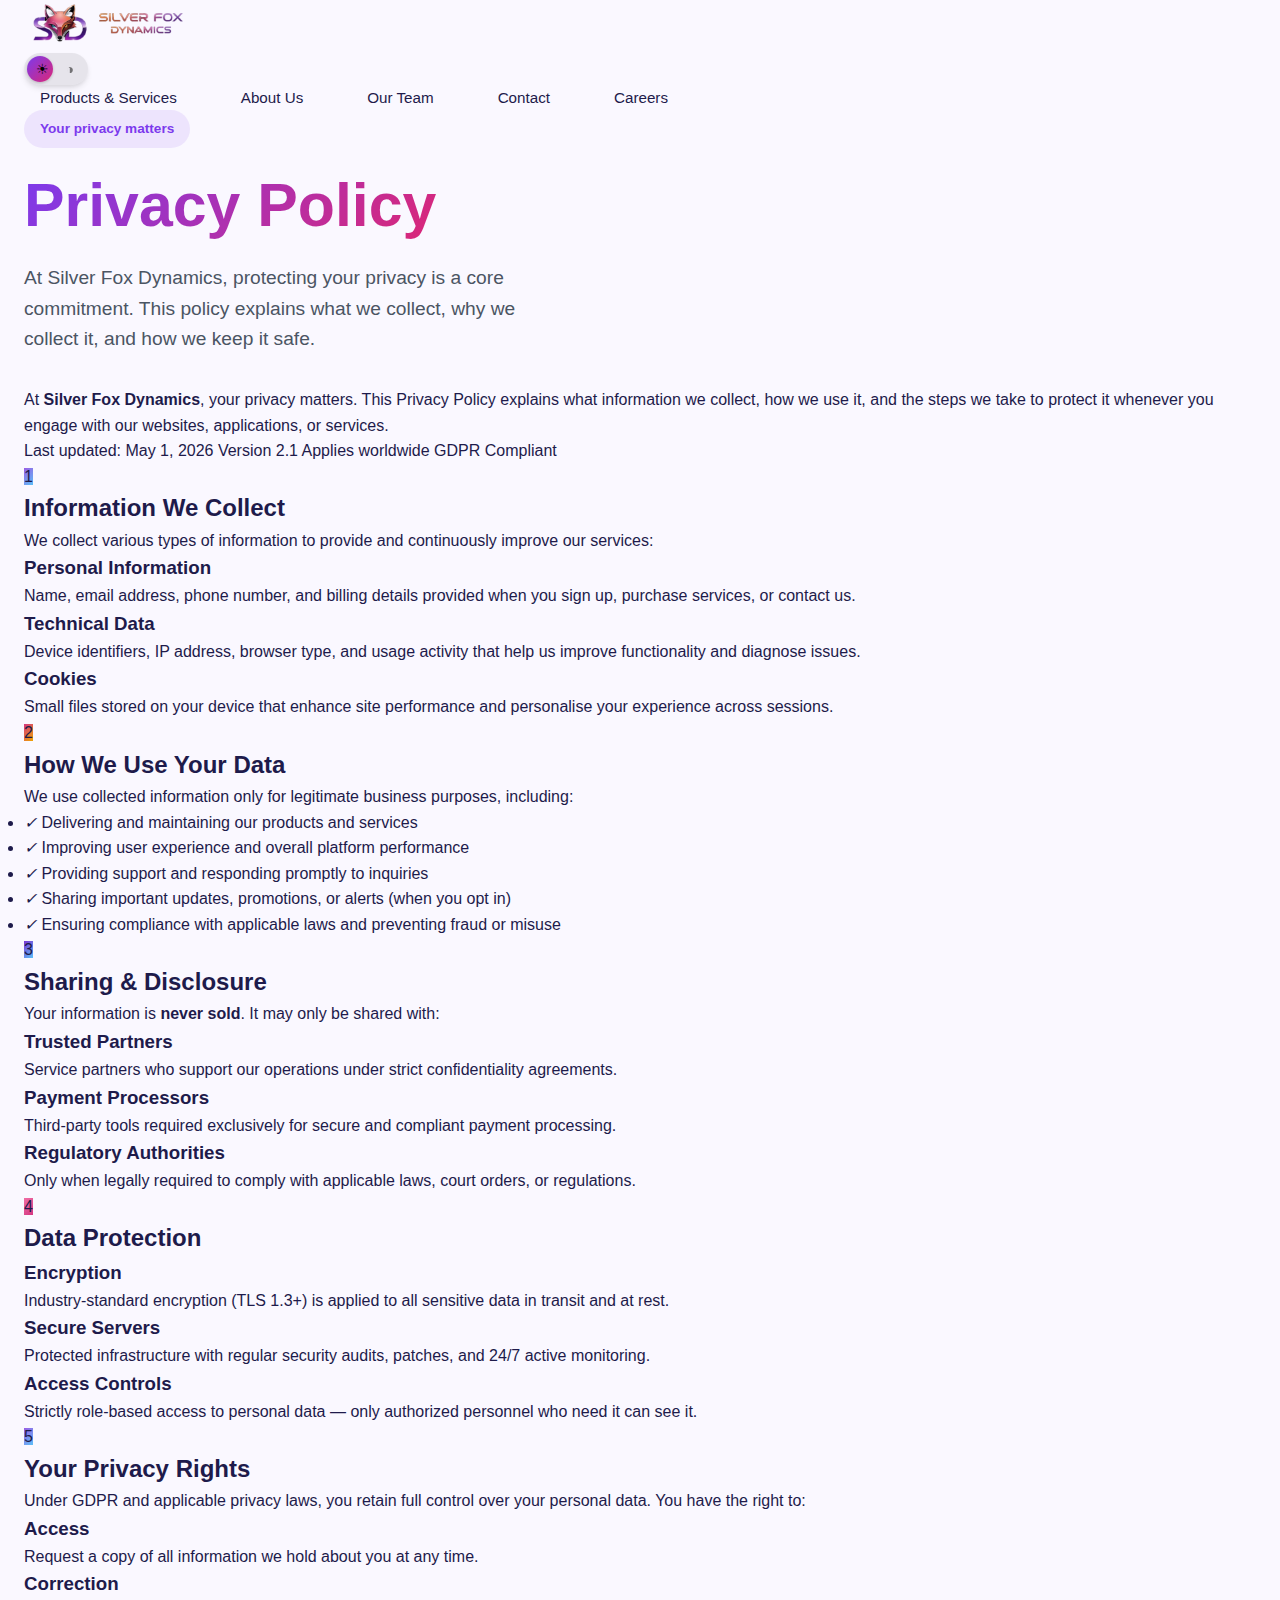
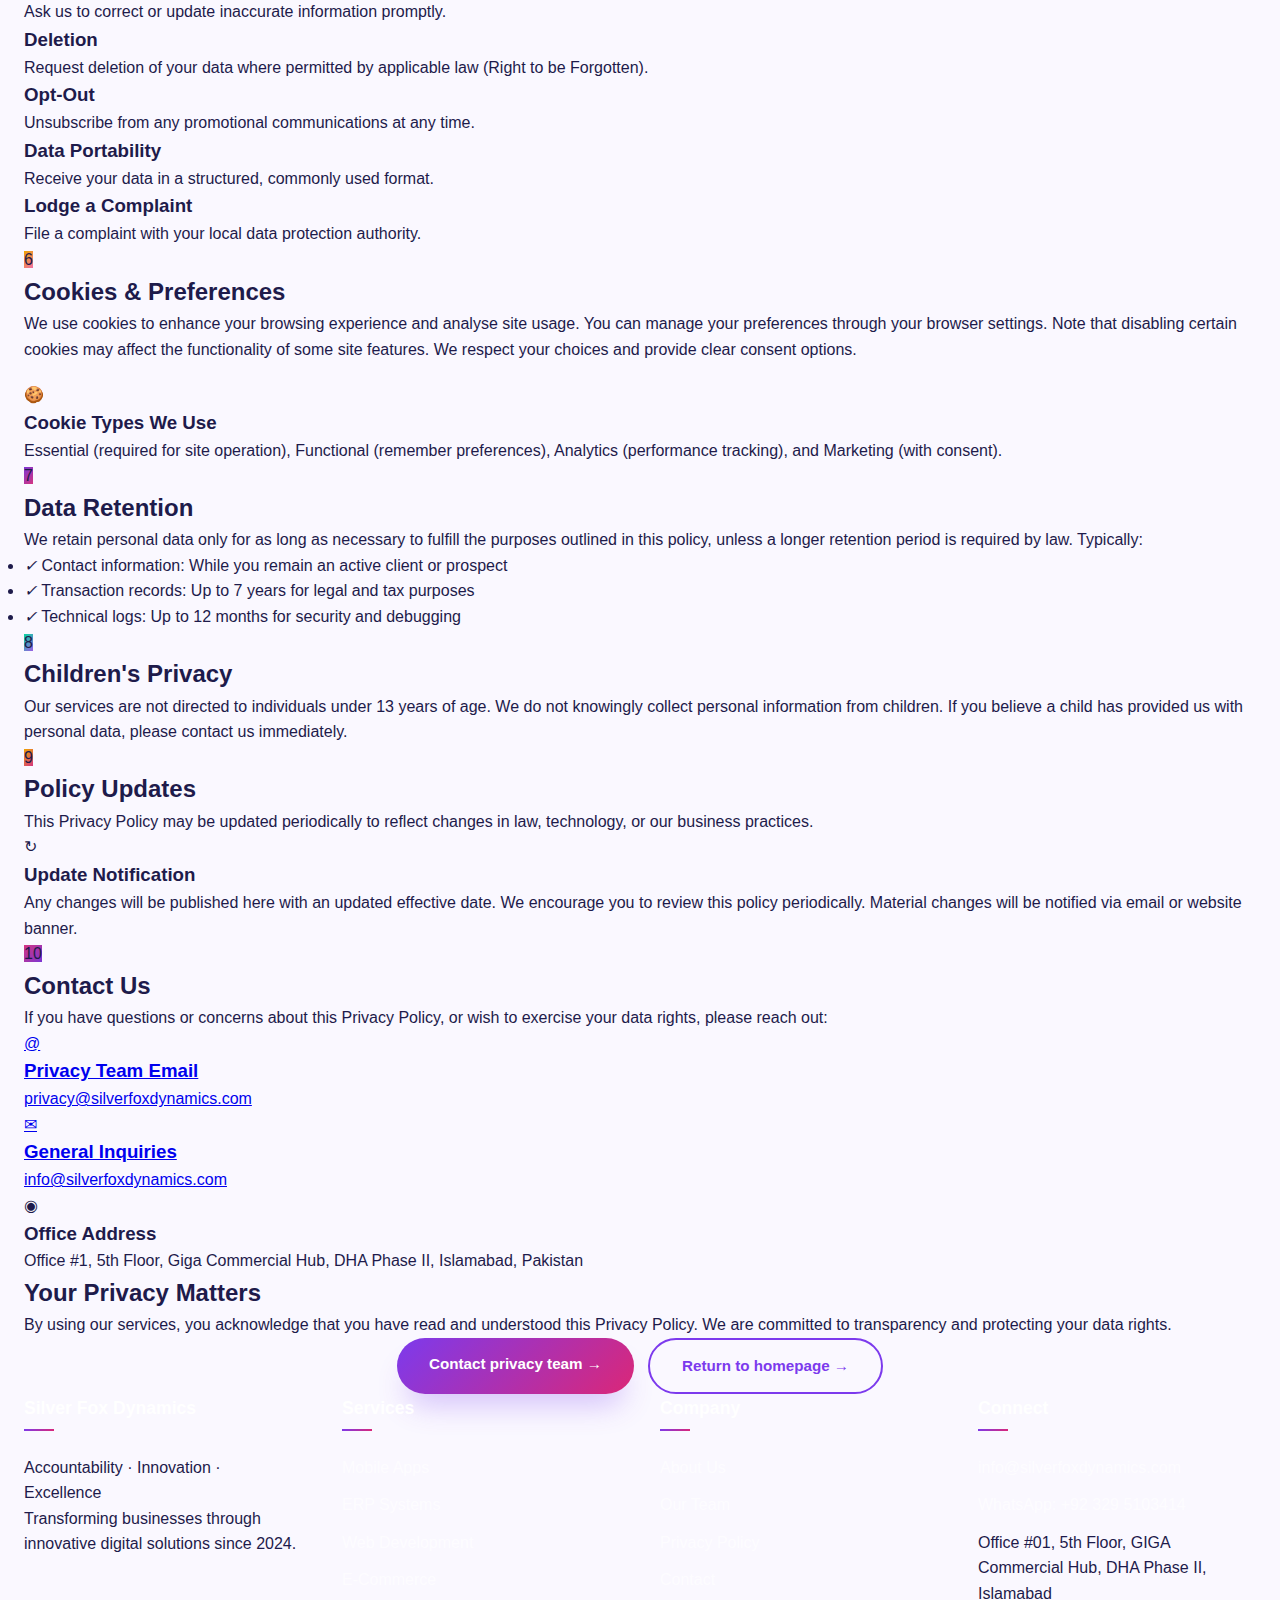
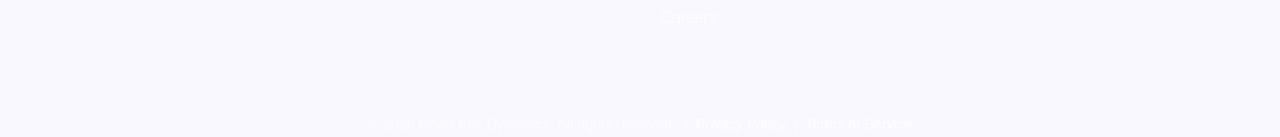
<file: privacy.html>
<!DOCTYPE html>
<html lang="en">
<head>
    <!-- Google tag (gtag.js) -->
<script async src="https://www.googletagmanager.com/gtag/js?id=G-4GYKNH7Z9J"></script>
<script>
  window.dataLayer = window.dataLayer || [];
  function gtag(){dataLayer.push(arguments);}
  gtag('js', new Date());

  gtag('config', 'G-4GYKNH7Z9J');
</script>

  
  <meta charset="UTF-8">
  <meta name="viewport" content="width=device-width, initial-scale=1.0, viewport-fit=cover">
  
  <!-- ========== PRIMARY SEO TAGS ========== -->
  <title>Privacy Policy | Silver Fox Dynamics — Data Protection & Your Rights</title>
  <meta name="description" content="Silver Fox Dynamics Privacy Policy: Learn how we collect, use, protect your personal data, and your privacy rights. Last updated May 2026. GDPR compliant practices.">
  <meta name="keywords" content="privacy policy, data protection, GDPR compliance, personal data rights, software company privacy, cookie policy, data security">
  <meta name="author" content="Silver Fox Dynamics">
  <meta name="robots" content="index, follow, max-snippet:-1, max-image-preview:large">
  <meta name="googlebot" content="index, follow">
  <meta name="bingbot" content="index, follow">
  <meta name="revisit-after" content="30 days">
  
  <!-- ========== OPEN GRAPH / SOCIAL ========== -->
  <meta property="og:title" content="Privacy Policy | Silver Fox Dynamics — Your Data Rights">
  <meta property="og:site_name" content="Silver Fox Dynamics">
  <meta property="og:description" content="Our commitment to protecting your privacy. Learn about information collection, usage, security measures, and your legal rights under GDPR and applicable laws.">
  <meta property="og:url" content="https://www.silverfoxdynamics.com/privacy.html">
  <meta property="og:type" content="website">
  <meta property="og:image" content="https://www.silverfoxdynamics.com/images/privacy-og.jpg">
  <meta property="og:image:width" content="1200">
  <meta property="og:image:height" content="630">
  <meta property="og:locale" content="en_US">
  
  <!-- ========== TWITTER CARD ========== -->
  <meta name="twitter:card" content="summary_large_image">
  <meta name="twitter:site" content="@silverfoxdyn">
  <meta name="twitter:title" content="Privacy Policy — Silver Fox Dynamics">
  <meta name="twitter:description" content="How we collect, use, and protect your personal information. Your privacy rights explained.">
  <meta name="twitter:image" content="https://www.silverfoxdynamics.com/images/privacy-twitter.jpg">
  
  <!-- ========== CANONICAL ========== -->
  <link rel="canonical" href="https://www.silverfoxdynamics.com/privacy.html">
  <link rel="alternate" hreflang="en" href="https://www.silverfoxdynamics.com/privacy.html">
  
  <!-- ========== STRUCTURED DATA ========== -->
  <script type="application/ld+json">
  {
    "@context": "https://schema.org",
    "@type": "WebPage",
    "name": "Privacy Policy",
    "description": "Silver Fox Dynamics Privacy Policy — information collection, data usage, protection measures, and user rights.",
    "url": "https://www.silverfoxdynamics.com/privacy.html",
    "isPartOf": {
      "@type": "WebSite",
      "name": "Silver Fox Dynamics",
      "url": "https://www.silverfoxdynamics.com"
    },
    "dateModified": "2026-05-01",
    "datePublished": "2024-12-01",
    "publisher": {
      "@type": "Organization",
      "name": "Silver Fox Dynamics",
      "logo": "https://www.silverfoxdynamics.com/images/logo1.png"
    },
    "mainEntity": {
      "@type": "Organization",
      "name": "Silver Fox Dynamics",
      "url": "https://www.silverfoxdynamics.com",
      "email": "info@silverfoxdynamics.com",
      "telephone": "+923295103414",
      "address": {
        "@type": "PostalAddress",
        "streetAddress": "Office #01, 5th Floor, GIGA Commercial Hub, DHA Phase II",
        "addressLocality": "Islamabad",
        "addressRegion": "Islamabad Capital Territory",
        "postalCode": "44000",
        "addressCountry": "PK"
      },
      "privacyPolicy": "https://www.silverfoxdynamics.com/privacy.html"
    }
  }
  </script>
  
  <!-- BreadcrumbList -->
  <script type="application/ld+json">
  {
    "@context": "https://schema.org",
    "@type": "BreadcrumbList",
    "itemListElement": [
      {
        "@type": "ListItem",
        "position": 1,
        "name": "Home",
        "item": "https://www.silverfoxdynamics.com"
      },
      {
        "@type": "ListItem",
        "position": 2,
        "name": "Privacy Policy",
        "item": "https://www.silverfoxdynamics.com/privacy.html"
      }
    ]
  }
  </script>
  
  <!-- ========== STYLES & ASSETS ========== -->
  <link rel="preconnect" href="https://fonts.googleapis.com">
  <link rel="preconnect" href="https://fonts.gstatic.com" crossorigin>
  <link href="https://fonts.googleapis.com/css2?family=Syne:wght@400;500;600;700;800&family=DM+Sans:ital,wght@0,300;0,400;0,500;0,600;1,400&display=swap" rel="stylesheet">
  <link rel="stylesheet" href="style.css">
  <link rel="icon" type="image/png" sizes="32x32" href="/images/favicon-32x32.png">
  <link rel="apple-touch-icon" href="/images/apple-touch-icon.png">
  <meta name="theme-color" content="#0a0c10">
  <meta name="msapplication-TileColor" content="#0a0c10">
  
  <!-- Search Console -->
  <meta name="google-site-verification" content="YOUR_GOOGLE_VERIFICATION_CODE">
</head>
<body>

<header>
  <div class="container">
    <a href="index.html" aria-label="Silver Fox Dynamics Homepage"><img src="/images/logo1.png" alt="Silver Fox Dynamics Logo" class="header-logo"></a>
    <nav>
      <div class="theme-toggle-wrapper">
        <button class="theme-switch" id="themeToggleBtn" aria-label="Toggle light/dark mode">
          <span class="theme-icon light-icon">☀</span>
          <span class="theme-icon dark-icon">◑</span>
          <span class="toggle-slider"></span>
        </button>
      </div>
      <div class="menu-toggle" onclick="toggleMenu()" aria-label="Menu" role="button" tabindex="0"><span></span><span></span><span></span></div>
      <ul id="menu" class="nav-menu">
        <li><a href="products.html">Products &amp; Services</a></li>
        <li><a href="about.html">About Us</a></li>
        <li><a href="team.html">Our Team</a></li>
        <li><a href="contact.html">Contact</a></li>
        <li><a href="careers.html">Careers</a></li>
      </ul>
    </nav>
  </div>
</header>

<main>
  <section class="page-hero">
    <div class="container">
      <div class="hero-content">
        <span class="hero-badge">Your privacy matters</span>
        <h1><span class="gradient-text">Privacy Policy</span></h1>
        <p>At Silver Fox Dynamics, protecting your privacy is a core commitment. This policy explains what we collect, why we collect it, and how we keep it safe.</p>
      </div>
    </div>
  </section>

  <section class="policy-section">
    <div class="container">
      <div class="policy-cards">

        <!-- Intro with updated date -->
        <div class="policy-card policy-card-intro reveal">
          <p>At <strong>Silver Fox Dynamics</strong>, your privacy matters. This Privacy Policy explains what information we collect, how we use it, and the steps we take to protect it whenever you engage with our websites, applications, or services.</p>
          <div class="meta-chips">
            <span class="meta-chip">Last updated: May 1, 2026</span>
            <span class="meta-chip">Version 2.1</span>
            <span class="meta-chip">Applies worldwide</span>
            <span class="meta-chip">GDPR Compliant</span>
          </div>
        </div>

        <!-- 1 – Information We Collect -->
        <div class="policy-card reveal">
          <div class="section-num-row">
            <span class="section-num" style="background:linear-gradient(135deg,#9B5DE5,#5BC0F8);">1</span>
            <h2>Information We Collect</h2>
          </div>
          <p>We collect various types of information to provide and continuously improve our services:</p>
          <div class="mini-grid-3">
            <div class="mini-card">
              <h3>Personal Information</h3>
              <p>Name, email address, phone number, and billing details provided when you sign up, purchase services, or contact us.</p>
            </div>
            <div class="mini-card">
              <h3>Technical Data</h3>
              <p>Device identifiers, IP address, browser type, and usage activity that help us improve functionality and diagnose issues.</p>
            </div>
            <div class="mini-card">
              <h3>Cookies</h3>
              <p>Small files stored on your device that enhance site performance and personalise your experience across sessions.</p>
            </div>
          </div>
        </div>

        <!-- 2 – How We Use Your Data -->
        <div class="policy-card reveal">
          <div class="section-num-row">
            <span class="section-num" style="background:linear-gradient(135deg,#D43581,#F0A500);">2</span>
            <h2>How We Use Your Data</h2>
          </div>
          <p>We use collected information only for legitimate business purposes, including:</p>
          <ul class="check-list">
            <li><em class="check-icon" aria-hidden="true">✓</em> Delivering and maintaining our products and services</li>
            <li><em class="check-icon" aria-hidden="true">✓</em> Improving user experience and overall platform performance</li>
            <li><em class="check-icon" aria-hidden="true">✓</em> Providing support and responding promptly to inquiries</li>
            <li><em class="check-icon" aria-hidden="true">✓</em> Sharing important updates, promotions, or alerts (when you opt in)</li>
            <li><em class="check-icon" aria-hidden="true">✓</em> Ensuring compliance with applicable laws and preventing fraud or misuse</li>
          </ul>
        </div>

        <!-- 3 – Sharing & Disclosure -->
        <div class="policy-card reveal">
          <div class="section-num-row">
            <span class="section-num" style="background:linear-gradient(135deg,#7B35D4,#5BC0F8);">3</span>
            <h2>Sharing &amp; Disclosure</h2>
          </div>
          <p>Your information is <strong>never sold</strong>. It may only be shared with:</p>
          <div class="mini-grid-3">
            <div class="mini-card">
              <h3>Trusted Partners</h3>
              <p>Service partners who support our operations under strict confidentiality agreements.</p>
            </div>
            <div class="mini-card">
              <h3>Payment Processors</h3>
              <p>Third-party tools required exclusively for secure and compliant payment processing.</p>
            </div>
            <div class="mini-card">
              <h3>Regulatory Authorities</h3>
              <p>Only when legally required to comply with applicable laws, court orders, or regulations.</p>
            </div>
          </div>
        </div>

        <!-- 4 – Data Protection -->
        <div class="policy-card reveal">
          <div class="section-num-row">
            <span class="section-num" style="background:linear-gradient(135deg,#F06FA5,#D43581);">4</span>
            <h2>Data Protection</h2>
          </div>
          <div class="mini-grid-3">
            <div class="mini-card">
              <h3>Encryption</h3>
              <p>Industry-standard encryption (TLS 1.3+) is applied to all sensitive data in transit and at rest.</p>
            </div>
            <div class="mini-card">
              <h3>Secure Servers</h3>
              <p>Protected infrastructure with regular security audits, patches, and 24/7 active monitoring.</p>
            </div>
            <div class="mini-card">
              <h3>Access Controls</h3>
              <p>Strictly role-based access to personal data — only authorized personnel who need it can see it.</p>
            </div>
          </div>
        </div>

        <!-- 5 – Your Rights (GDPR) -->
        <div class="policy-card reveal">
          <div class="section-num-row">
            <span class="section-num" style="background:linear-gradient(135deg,#9B5DE5,#5BC0F8);">5</span>
            <h2>Your Privacy Rights</h2>
          </div>
          <p>Under GDPR and applicable privacy laws, you retain full control over your personal data. You have the right to:</p>
          <div class="mini-grid-3" style="grid-template-columns:repeat(2,1fr);">
            <div class="mini-card"><h3>Access</h3><p>Request a copy of all information we hold about you at any time.</p></div>
            <div class="mini-card"><h3>Correction</h3><p>Ask us to correct or update inaccurate information promptly.</p></div>
            <div class="mini-card"><h3>Deletion</h3><p>Request deletion of your data where permitted by applicable law (Right to be Forgotten).</p></div>
            <div class="mini-card"><h3>Opt-Out</h3><p>Unsubscribe from any promotional communications at any time.</p></div>
            <div class="mini-card"><h3>Data Portability</h3><p>Receive your data in a structured, commonly used format.</p></div>
            <div class="mini-card"><h3>Lodge a Complaint</h3><p>File a complaint with your local data protection authority.</p></div>
          </div>
        </div>

        <!-- 6 – Cookies -->
        <div class="policy-card reveal">
          <div class="section-num-row">
            <span class="section-num" style="background:linear-gradient(135deg,#F0A500,#F06FA5);">6</span>
            <h2>Cookies &amp; Preferences</h2>
          </div>
          <p>We use cookies to enhance your browsing experience and analyse site usage. You can manage your preferences through your browser settings. Note that disabling certain cookies may affect the functionality of some site features. We respect your choices and provide clear consent options.</p>
          <div class="update-notice" style="margin-top:20px;">
            <span>🍪</span>
            <div>
              <h3>Cookie Types We Use</h3>
              <p>Essential (required for site operation), Functional (remember preferences), Analytics (performance tracking), and Marketing (with consent).</p>
            </div>
          </div>
        </div>

        <!-- 7 – Data Retention -->
        <div class="policy-card reveal">
          <div class="section-num-row">
            <span class="section-num" style="background:linear-gradient(135deg,#7B35D4,#D43581);">7</span>
            <h2>Data Retention</h2>
          </div>
          <p>We retain personal data only for as long as necessary to fulfill the purposes outlined in this policy, unless a longer retention period is required by law. Typically:</p>
          <ul class="check-list">
            <li><em class="check-icon" aria-hidden="true">✓</em> Contact information: While you remain an active client or prospect</li>
            <li><em class="check-icon" aria-hidden="true">✓</em> Transaction records: Up to 7 years for legal and tax purposes</li>
            <li><em class="check-icon" aria-hidden="true">✓</em> Technical logs: Up to 12 months for security and debugging</li>
          </ul>
        </div>

        <!-- 8 – Children's Privacy -->
        <div class="policy-card reveal">
          <div class="section-num-row">
            <span class="section-num" style="background:linear-gradient(135deg,#06D6A0,#9B5DE5);">8</span>
            <h2>Children's Privacy</h2>
          </div>
          <p>Our services are not directed to individuals under 13 years of age. We do not knowingly collect personal information from children. If you believe a child has provided us with personal data, please contact us immediately.</p>
        </div>

        <!-- 9 – Policy Updates -->
        <div class="policy-card reveal">
          <div class="section-num-row">
            <span class="section-num" style="background:linear-gradient(135deg,#F0A500,#D43581);">9</span>
            <h2>Policy Updates</h2>
          </div>
          <p>This Privacy Policy may be updated periodically to reflect changes in law, technology, or our business practices.</p>
          <div class="update-notice">
            <span>↻</span>
            <div>
              <h3>Update Notification</h3>
              <p>Any changes will be published here with an updated effective date. We encourage you to review this policy periodically. Material changes will be notified via email or website banner.</p>
            </div>
          </div>
        </div>

        <!-- 10 – Contact -->
        <div class="policy-card reveal">
          <div class="section-num-row">
            <span class="section-num" style="background:linear-gradient(135deg,#D43581,#7B35D4);">10</span>
            <h2>Contact Us</h2>
          </div>
          <p>If you have questions or concerns about this Privacy Policy, or wish to exercise your data rights, please reach out:</p>
          <div class="contact-items-grid">
            <a href="mailto:privacy@silverfoxdynamics.com" class="contact-info-item">
              <span>@</span>
              <div><h3>Privacy Team Email</h3><p>privacy@silverfoxdynamics.com</p></div>
            </a>
            <a href="mailto:info@silverfoxdynamics.com" class="contact-info-item">
              <span>✉</span>
              <div><h3>General Inquiries</h3><p>info@silverfoxdynamics.com</p></div>
            </a>
            <div class="contact-info-item">
              <span>◉</span>
              <div><h3>Office Address</h3><p>Office #1, 5th Floor, Giga Commercial Hub, DHA Phase II, Islamabad, Pakistan</p></div>
            </div>
          </div>
        </div>

        <!-- Accept -->
        <div class="policy-accept reveal">
          <h2>Your Privacy Matters</h2>
          <p>By using our services, you acknowledge that you have read and understood this Privacy Policy. We are committed to transparency and protecting your data rights.</p>
          <div class="acceptance-actions" style="display:flex;gap:14px;justify-content:center;flex-wrap:wrap;">
            <a href="contact.html" class="btn btn-gradient">Contact privacy team →</a>
            <a href="index.html" class="btn btn-outline-gradient">Return to homepage →</a>
          </div>
        </div>

      </div>
    </div>
  </section>
</main>

<footer>
  <div class="container">
    <div class="footer-grid">
      <div class="footer-col"><h4>Silver Fox Dynamics</h4><p class="footer-tagline">Accountability · Innovation · Excellence</p><p>Transforming businesses through innovative digital solutions since 2024.</p></div>
      <div class="footer-col"><h4>Services</h4><ul><li><a href="products.html">Mobile Apps</a></li><li><a href="products.html">ERP Systems</a></li><li><a href="products.html">Web Development</a></li><li><a href="products.html">E-Commerce</a></li></ul></div>
      <div class="footer-col"><h4>Company</h4><ul><li><a href="about.html">About Us</a></li><li><a href="team.html">Our Team</a></li><li><a href="privacy.html">Privacy Policy</a></li><li><a href="contact.html">Contact</a></li><li><a href="careers.html">Careers</a></li></ul></div>
      <div class="footer-col"><h4>Connect</h4><ul><li><a href="mailto:info@silverfoxdynamics.com">info@silverfoxdynamics.com</a></li><li><a href="https://wa.me/923295103414" target="_blank" rel="noopener noreferrer">WhatsApp: +92 329 5103414</a></li><li>Office #01, 5th Floor, GIGA Commercial Hub, DHA Phase II, Islamabad</li></ul></div>
    </div>
    <div class="footer-bottom"><p>© 2026 Silver Fox Dynamics. All rights reserved. &nbsp;|&nbsp; <a href="privacy.html">Privacy Policy</a> &nbsp;|&nbsp; <a href="terms.html">Terms of Service</a></p></div>
  </div>
</footer>

<script src="script.js"></script>

<!-- Hidden hashtags for social indexing -->
<div style="display:none;" aria-hidden="true">#PrivacyPolicy #DataProtection #GDPRCompliant #SilverFoxDynamics #YourPrivacyRights #DataSecurity</div>
</body>
</html>
</file>
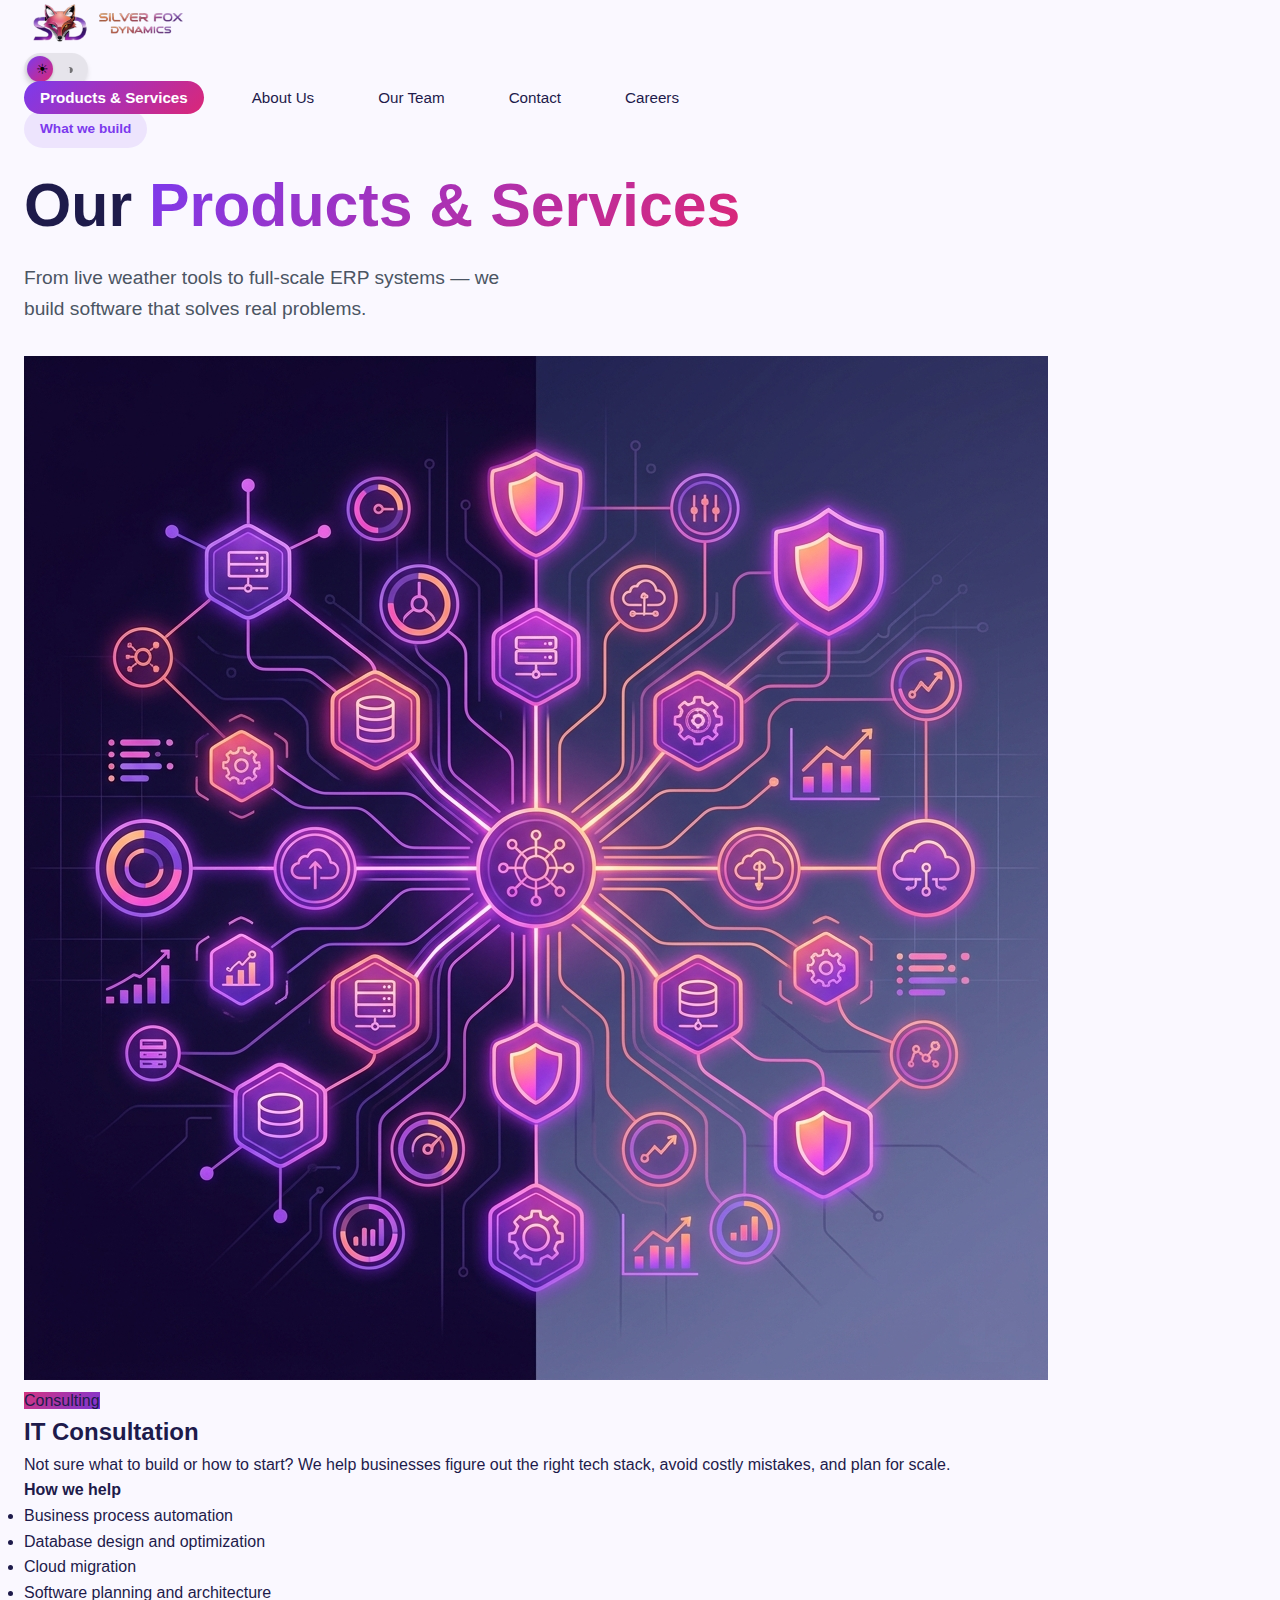
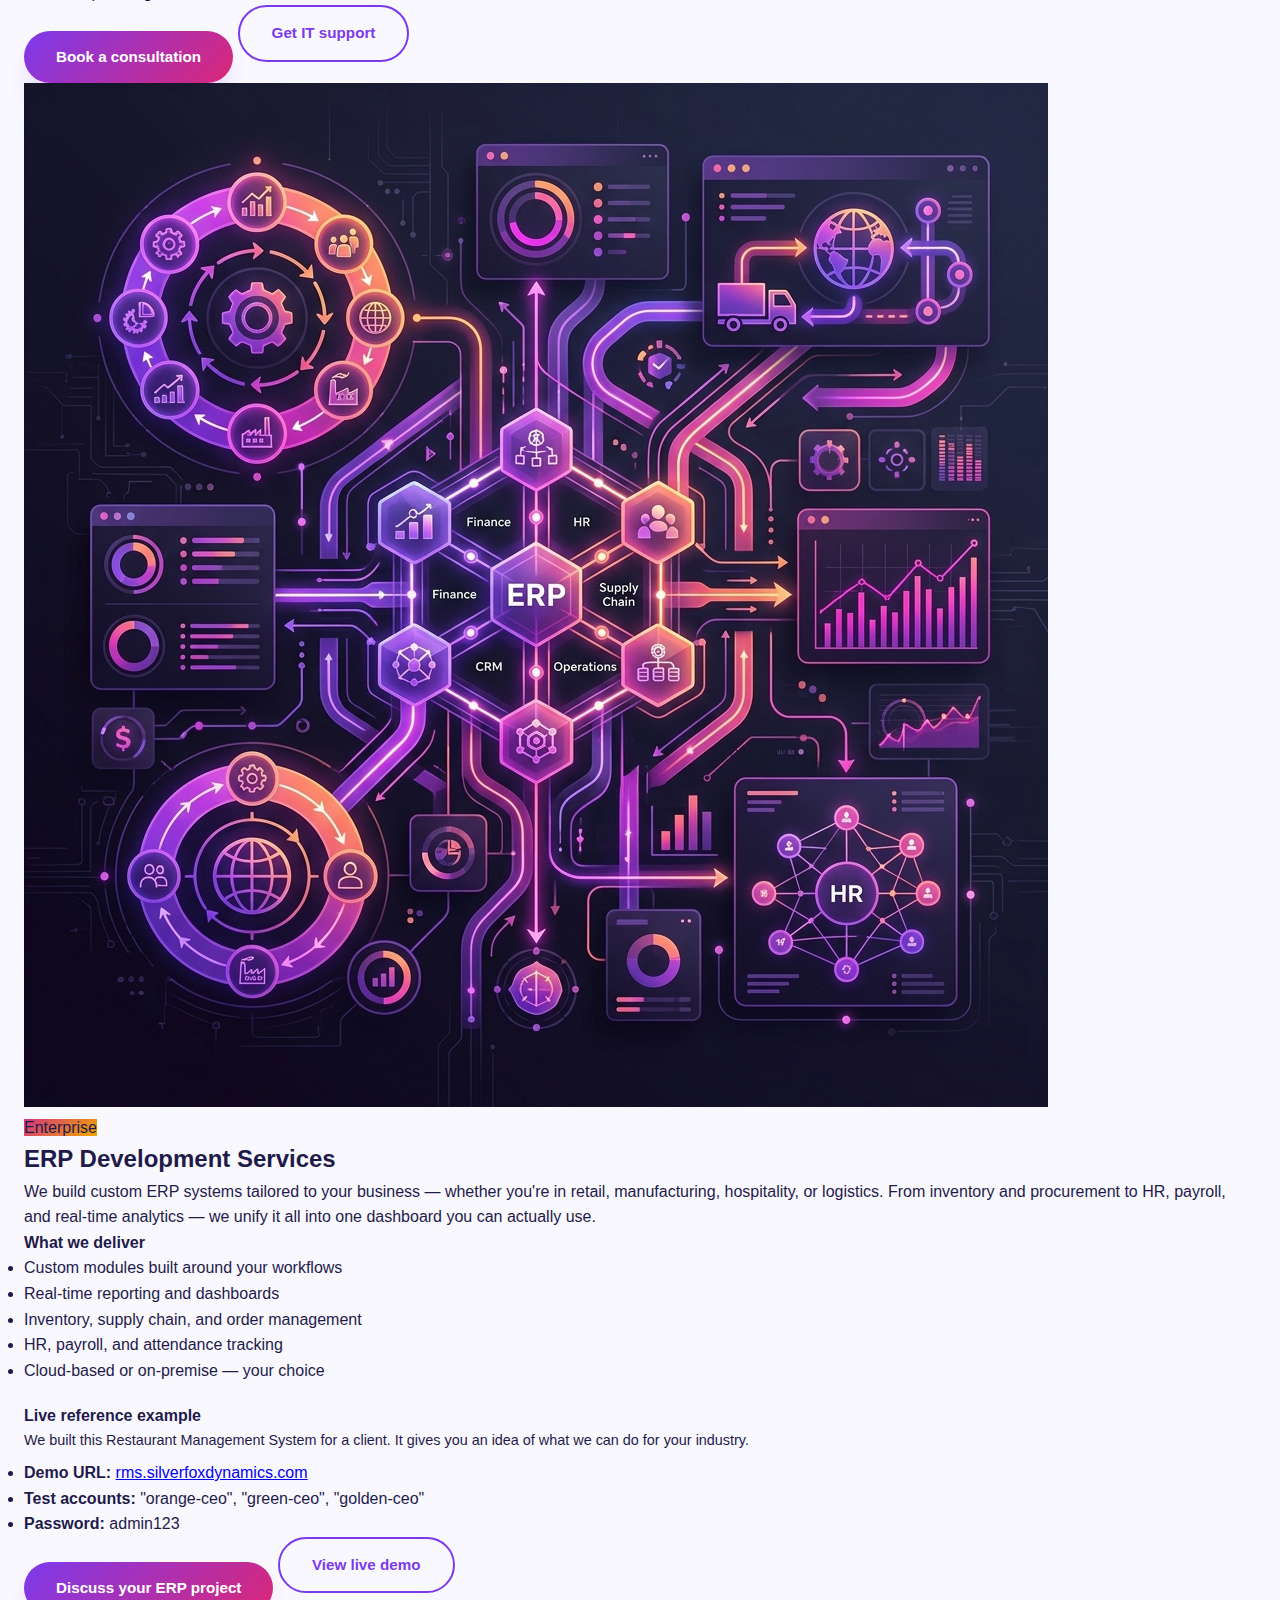
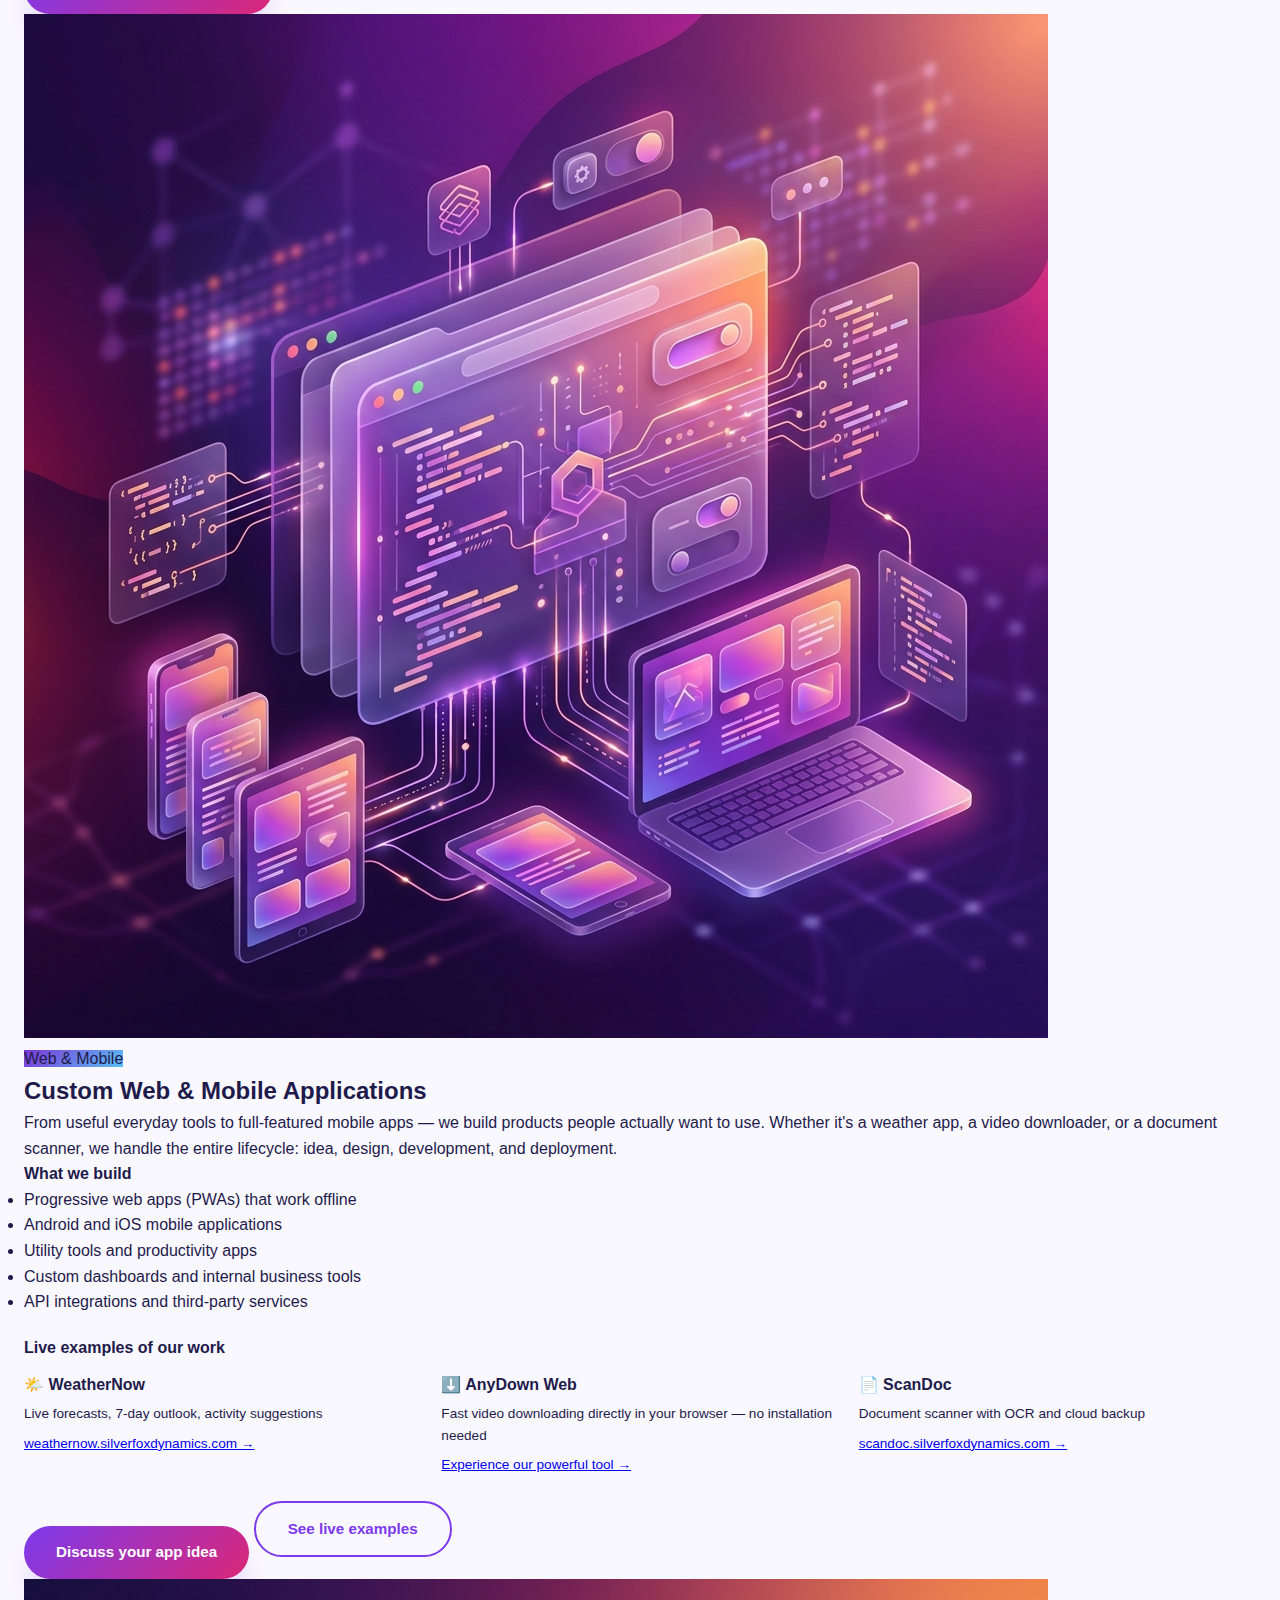
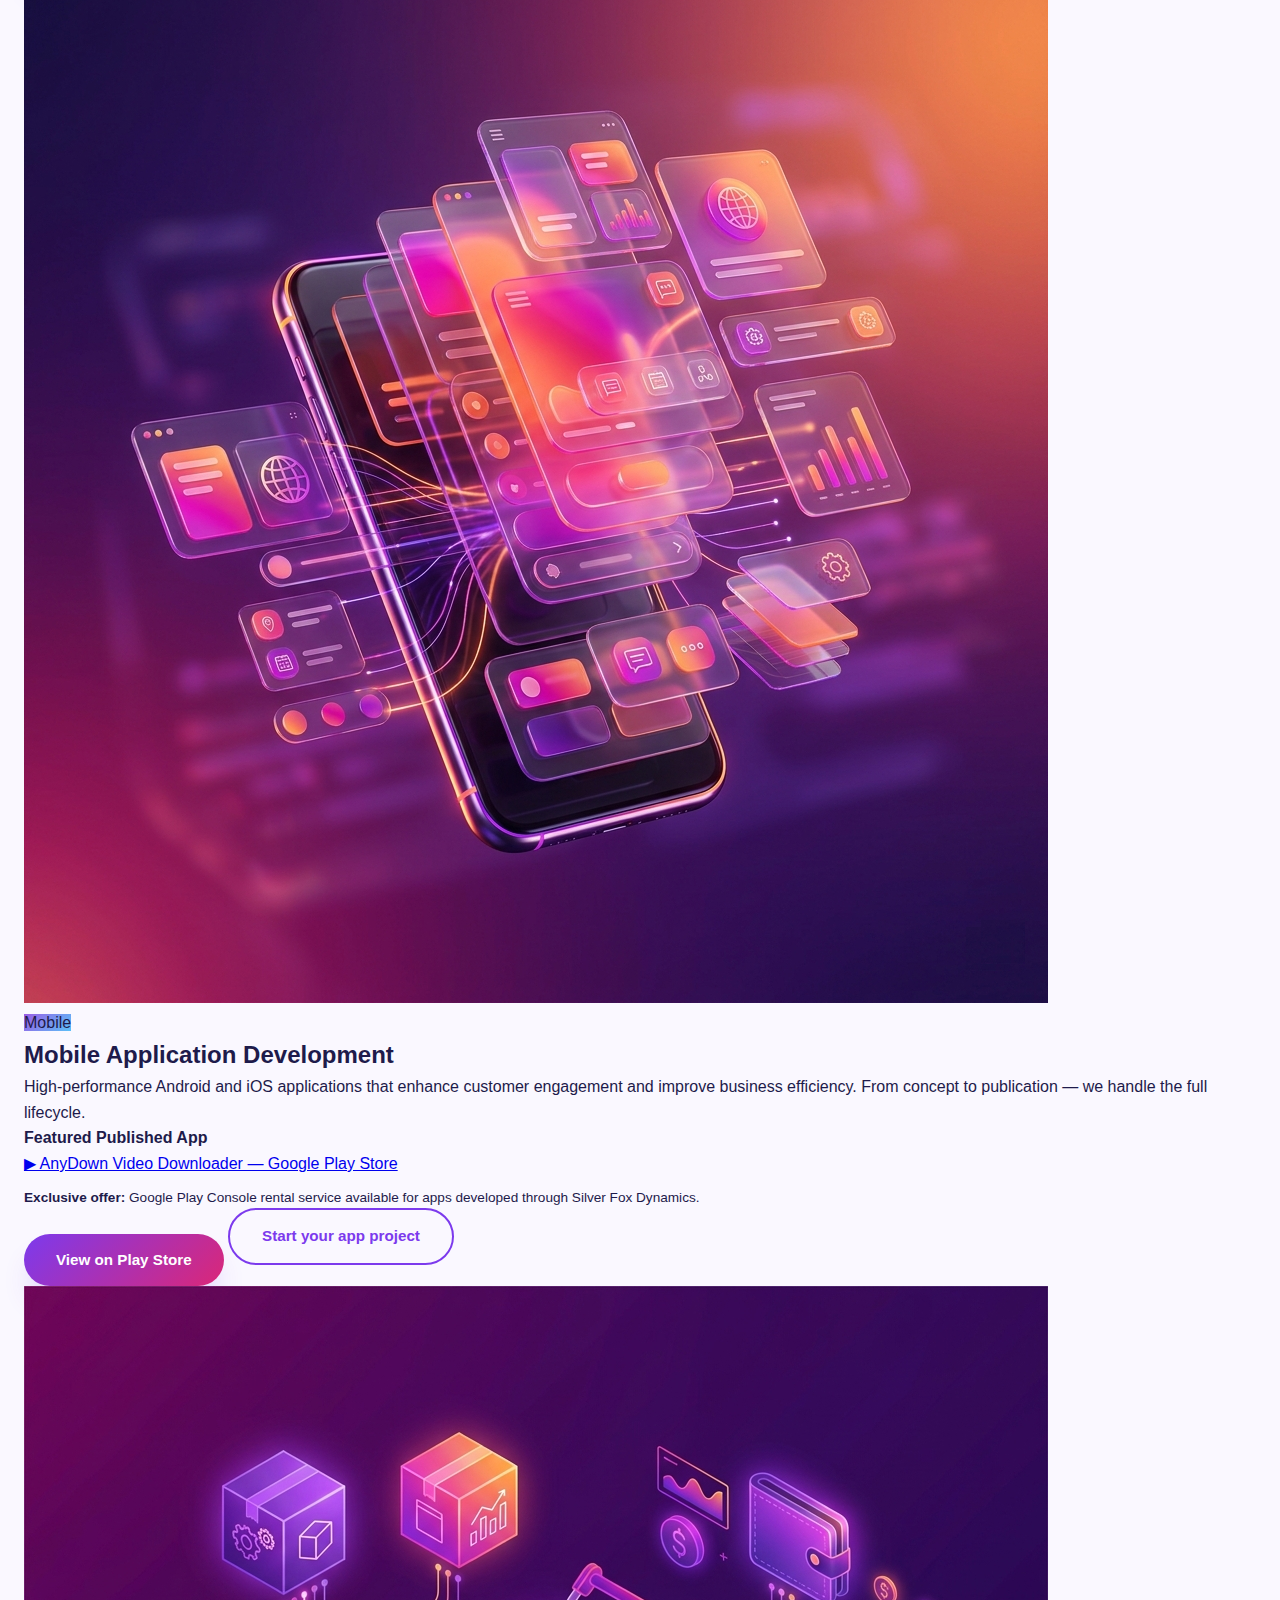
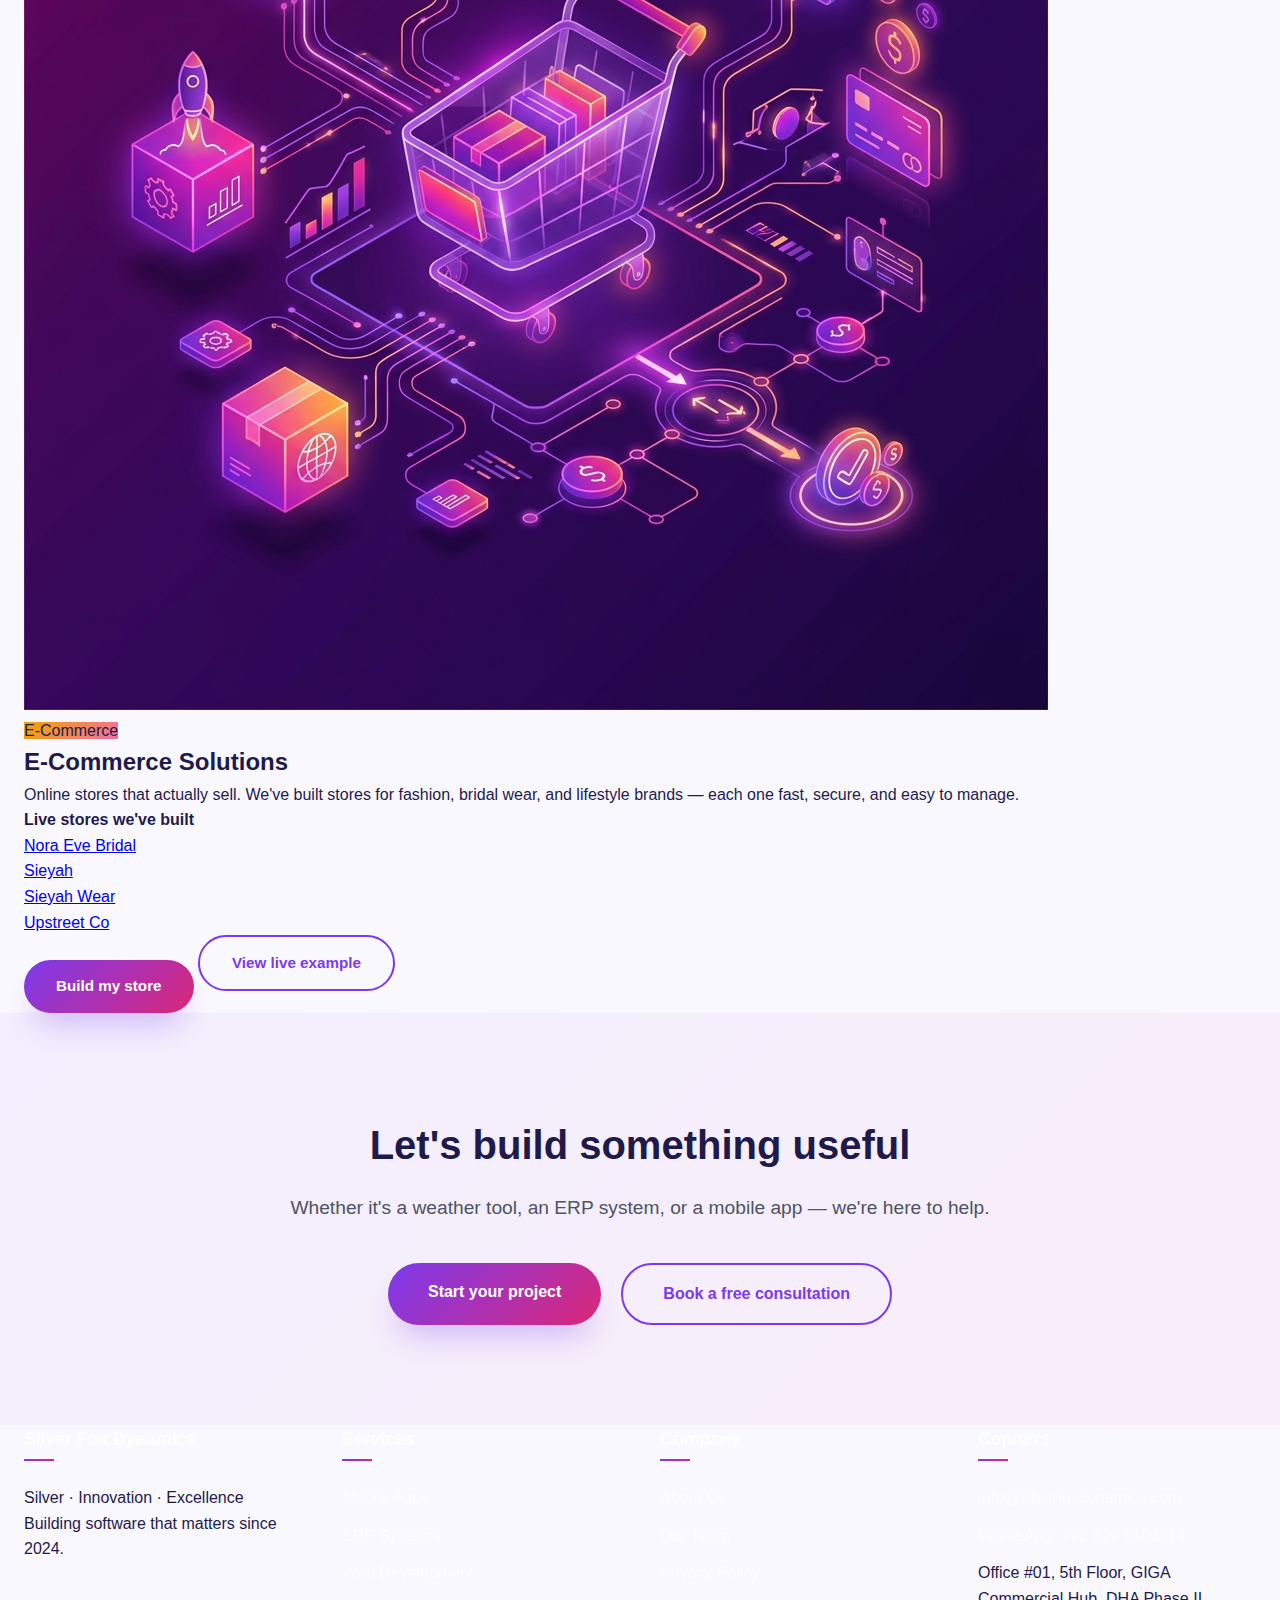
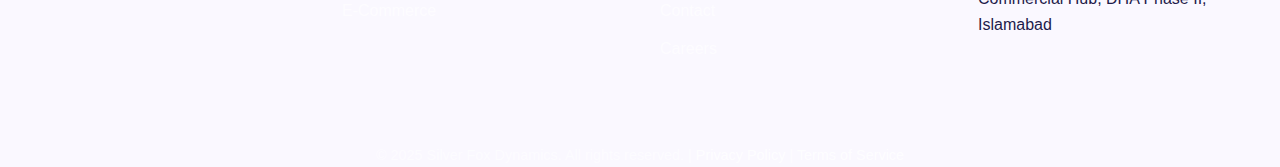
<file: products.html>
<!DOCTYPE html>
<html lang="en">
<head>
  <meta charset="UTF-8">
  <meta name="viewport" content="width=device-width, initial-scale=1.0">
  <title>Products & Services | Silver Fox Dynamics</title>
  <meta name="description" content="Custom ERP, mobile apps, e-commerce, weather tools, document scanners — built by Silver Fox Dynamics.">
  <link rel="preconnect" href="https://fonts.googleapis.com">
  <link href="https://fonts.googleapis.com/css2?family=Syne:wght@400;500;600;700;800&family=DM+Sans:ital,wght@0,300;0,400;0,500;0,600;1,400&display=swap" rel="stylesheet">
  <link rel="stylesheet" href="style.css">
  <link rel="icon" type="image/png" href="/images/logo.png">
</head>
<body>

<header>
  <div class="container">
    <a href="index.html"><img src="/images/logo1.png" alt="Silver Fox Dynamics" class="header-logo"></a>
    <nav>
      <div class="theme-toggle-wrapper">
        <button class="theme-switch" id="themeToggleBtn" aria-label="Toggle light/dark mode">
          <span class="theme-icon light-icon">☀</span>
          <span class="theme-icon dark-icon">◑</span>
          <span class="toggle-slider"></span>
        </button>
      </div>
      <div class="menu-toggle" onclick="toggleMenu()"><span></span><span></span><span></span></div>
      <ul id="menu" class="nav-menu">
        <li><a href="products.html" class="active">Products &amp; Services</a></li>
        <li><a href="about.html">About Us</a></li>
        <li><a href="team.html">Our Team</a></li>
        <li><a href="contact.html">Contact</a></li>
        <li><a href="careers.html">Careers</a></li>
      </ul>
    </nav>
  </div>
</header>

<section class="page-hero">
  <div class="container">
    <div class="hero-content">
      <span class="hero-badge">What we build</span>
      <h1>Our <span class="gradient-text">Products &amp; Services</span></h1>
      <p>From live weather tools to full-scale ERP systems — we build software that solves real problems.</p>
    </div>
  </div>
</section>

<section class="products-section">
  <div class="container">

    <!-- IT Consulting -->
    <div id="consulting" class="product-showcase reveal">
      <div class="product-visual-wrap">
        <img src="/images/consult-prod.png" alt="IT Consultation">
      </div>
      <div class="product-content">
        <span class="product-tag" style="background:linear-gradient(135deg,#D43581,#7B35D4);">Consulting</span>
        <h2>IT Consultation</h2>
        <p>Not sure what to build or how to start? We help businesses figure out the right tech stack, avoid costly mistakes, and plan for scale.</p>
        <div class="demo-panel">
          <h4>How we help</h4>
          <ul class="features-list">
            <li>Business process automation</li>
            <li>Database design and optimization</li>
            <li>Cloud migration</li>
            <li>Software planning and architecture</li>
          </ul>
        </div>
        <div class="product-actions">
          <a href="contact.html" class="btn btn-gradient">Book a consultation</a>
          <a href="contact.html" class="btn btn-outline-gradient">Get IT support</a>
        </div>
      </div>
    </div>
    
<!-- ERP Development Services -->
<div id="erp" class="product-showcase reverse reveal">
  <div class="product-visual-wrap">
    <img src="/images/erp-prod.png" alt="ERP Development Services">
  </div>
  <div class="product-content">
    <span class="product-tag" style="background:linear-gradient(135deg,#D43581,#F0A500);">Enterprise</span>
    <h2>ERP Development Services</h2>
    <p>We build custom ERP systems tailored to your business — whether you're in retail, manufacturing, hospitality, or logistics. From inventory and procurement to HR, payroll, and real-time analytics — we unify it all into one dashboard you can actually use.</p>
    
    <div class="demo-panel">
      <h4>What we deliver</h4>
      <ul class="features-list">
        <li>Custom modules built around your workflows</li>
        <li>Real-time reporting and dashboards</li>
        <li>Inventory, supply chain, and order management</li>
        <li>HR, payroll, and attendance tracking</li>
        <li>Cloud-based or on-premise — your choice</li>
      </ul>
    </div>

    <div class="demo-panel" style="margin-top: 20px;">
      <h4>Live reference example</h4>
      <p style="font-size: 0.9rem; margin-bottom: 8px;">We built this Restaurant Management System for a client. It gives you an idea of what we can do for your industry.</p>
      <ul class="demo-list">
        <li><strong>Demo URL:</strong> <a href="https://rms.silverfoxdynamics.com" target="_blank" rel="noopener">rms.silverfoxdynamics.com</a></li>
        <li><strong>Test accounts:</strong> "orange-ceo", "green-ceo", "golden-ceo"</li>
        <li><strong>Password:</strong> admin123</li>
      </ul>
    </div>

    <div class="product-actions">
      <a href="contact.html" class="btn btn-gradient">Discuss your ERP project</a>
      <a href="https://rms.silverfoxdynamics.com" target="_blank" rel="noopener" class="btn btn-outline-gradient">View live demo</a>
    </div>
  </div>
</div>

      <!-- Web & Mobile Applications -->
<div id="apps" class="product-showcase reveal">
  <div class="product-visual-wrap">
    <img src="/images/web-prod.png" alt="Web & Mobile App Development">
  </div>
  <div class="product-content">
    <span class="product-tag" style="background:linear-gradient(135deg,#7B35D4,#5BC0F8);">Web & Mobile</span>
    <h2>Custom Web & Mobile Applications</h2>
    <p>From useful everyday tools to full-featured mobile apps — we build products people actually want to use. Whether it's a weather app, a video downloader, or a document scanner, we handle the entire lifecycle: idea, design, development, and deployment.</p>

    <div class="demo-panel">
      <h4>What we build</h4>
      <ul class="features-list">
        <li>Progressive web apps (PWAs) that work offline</li>
        <li>Android and iOS mobile applications</li>
        <li>Utility tools and productivity apps</li>
        <li>Custom dashboards and internal business tools</li>
        <li>API integrations and third-party services</li>
      </ul>
    </div>

    <div class="demo-panel" style="margin-top: 20px;">
      <h4>Live examples of our work</h4>
      <div style="display: flex; flex-wrap: wrap; gap: 20px; margin-top: 12px;">
        <div style="flex: 1; min-width: 180px;">
          <strong>🌤️ WeatherNow</strong>
          <p style="font-size: 0.85rem; margin: 5px 0;">Live forecasts, 7-day outlook, activity suggestions</p>
          <a href="https://weathernow.silverfoxdynamics.com" target="_blank" rel="noopener" style="font-size: 0.85rem;">weathernow.silverfoxdynamics.com →</a>
        </div>
       <div style="flex: 1; min-width: 180px;">
  <strong>⬇️ AnyDown Web</strong>
  <p style="font-size: 0.85rem; margin: 5px 0;">Fast video downloading directly in your browser — no installation needed</p>
  <a href="https://anydown.silverfoxdynamics.com" target="_blank" rel="noopener" style="font-size: 0.85rem;">Experience our powerful tool →</a>
</div>
        <div style="flex: 1; min-width: 180px;">
          <strong>📄 ScanDoc</strong>
          <p style="font-size: 0.85rem; margin: 5px 0;">Document scanner with OCR and cloud backup</p>
          <a href="https://scandoc.silverfoxdynamics.com" target="_blank" rel="noopener" style="font-size: 0.85rem;">scandoc.silverfoxdynamics.com →</a>
        </div>
      </div>
    </div>

    <div class="product-actions" style="margin-top: 24px;">
      <a href="contact.html" class="btn btn-gradient">Discuss your app idea</a>
      <a href="https://weathernow.silverfoxdynamics.com" target="_blank" rel="noopener" class="btn btn-outline-gradient">See live examples</a>
    </div>
  </div>
</div>
    <!-- Mobile -->
    <div id="mobile" class="product-showcase reverse reveal">
      <div class="product-visual-wrap">
        <img src="/images/mob-app-prod.png" alt="Mobile App Development">
      </div>
      <div class="product-content">
        <span class="product-tag" style="background:linear-gradient(135deg,#9B5DE5,#5BC0F8);">Mobile</span>
        <h2>Mobile Application Development</h2>
        <p>High-performance Android and iOS applications that enhance customer engagement and improve business efficiency. From concept to publication — we handle the full lifecycle.</p>
        <div class="demo-panel">
          <h4>Featured Published App</h4>
          <a href="https://play.google.com/store/apps/details?id=com.any.down.video.downloader.videodownloader&pcampaignid=web_share" target="_blank" rel="noopener" class="app-badge">
            <span>▶</span> AnyDown Video Downloader — Google Play Store
          </a>
          <p style="font-size:.85rem;margin-top:10px;color:var(--text-muted);"><strong>Exclusive offer:</strong> Google Play Console rental service available for apps developed through Silver Fox Dynamics.</p>
        </div>
        <div class="product-actions">
          <a href="https://play.google.com/store/apps/details?id=com.any.down.video.downloader.videodownloader" target="_blank" rel="noopener" class="btn btn-gradient">View on Play Store</a>
          <a href="contact.html" class="btn btn-outline-gradient">Start your app project</a>
        </div>
      </div>
    </div>

    <!-- E-Commerce (existing) -->
    <div id="ecommerce" class="product-showcase reveal">
      <div class="product-visual-wrap">
        <img src="/images/ecom-prod.png" alt="E-Commerce Solutions">
      </div>
      <div class="product-content">
        <span class="product-tag" style="background:linear-gradient(135deg,#F0A500,#F06FA5);">E-Commerce</span>
        <h2>E-Commerce Solutions</h2>
        <p>Online stores that actually sell. We've built stores for fashion, bridal wear, and lifestyle brands — each one fast, secure, and easy to manage.</p>
        <div class="demo-panel">
          <h4>Live stores we've built</h4>
          <div class="project-links-list">
            <div class="proj-link-item"><a href="http://noraevebridal.co.uk/" target="_blank">Nora Eve Bridal</a></div>
            <div class="proj-link-item"><a href="http://sieyah.com/" target="_blank">Sieyah</a></div>
            <div class="proj-link-item"><a href="http://sieyahwear.com/" target="_blank">Sieyah Wear</a></div>
            <div class="proj-link-item"><a href="http://upstreetco.com/" target="_blank">Upstreet Co</a></div>
          </div>
        </div>
        <div class="product-actions">
          <a href="contact.html" class="btn btn-gradient">Build my store</a>
          <a href="http://noraevebridal.co.uk/" target="_blank" class="btn btn-outline-gradient">View live example</a>
        </div>
      </div>
    </div>


  </div>
</section>

<section class="cta-section">
  <div class="container">
    <h2 class="reveal">Let's build something useful</h2>
    <p class="reveal">Whether it's a weather tool, an ERP system, or a mobile app — we're here to help.</p>
    <div class="cta-buttons reveal">
      <a href="contact.html" class="btn btn-gradient btn-large">Start your project</a>
      <a href="contact.html" class="btn btn-outline-gradient btn-large">Book a free consultation</a>
    </div>
  </div>
</section>

<footer>
  <div class="container">
    <div class="footer-grid">
      <div class="footer-col"><h4>Silver Fox Dynamics</h4><p class="footer-tagline">Silver · Innovation · Excellence</p><p>Building software that matters since 2024.</p></div>
      <div class="footer-col"><h4>Services</h4><ul><li><a href="products.html">Mobile Apps</a></li><li><a href="products.html">ERP Systems</a></li><li><a href="products.html">Web Development</a></li><li><a href="products.html">E-Commerce</a></li></ul></div>
      <div class="footer-col"><h4>Company</h4><ul><li><a href="about.html">About Us</a></li><li><a href="team.html">Our Team</a></li><li><a href="privacy.html">Privacy Policy</a></li><li><a href="contact.html">Contact</a></li><li><a href="careers.html">Careers</a></li></ul></div>
      <div class="footer-col"><h4>Connect</h4><ul><li><a href="mailto:info@silverfoxdynamics.com">info@silverfoxdynamics.com</a></li><li><a href="https://wa.me/923295103414" target="_blank">WhatsApp: +92 329 5103414</a></li><li>Office #01, 5th Floor, GIGA Commercial Hub, DHA Phase II, Islamabad</li></ul></div>
    </div>
    <div class="footer-bottom"><p>&copy; 2025 Silver Fox Dynamics. All rights reserved. | <a href="privacy.html">Privacy Policy</a> | <a href="terms.html">Terms of Service</a></p></div>
  </div>
</footer>

<script src="script.js"></script>
</body>
</html>
</file>
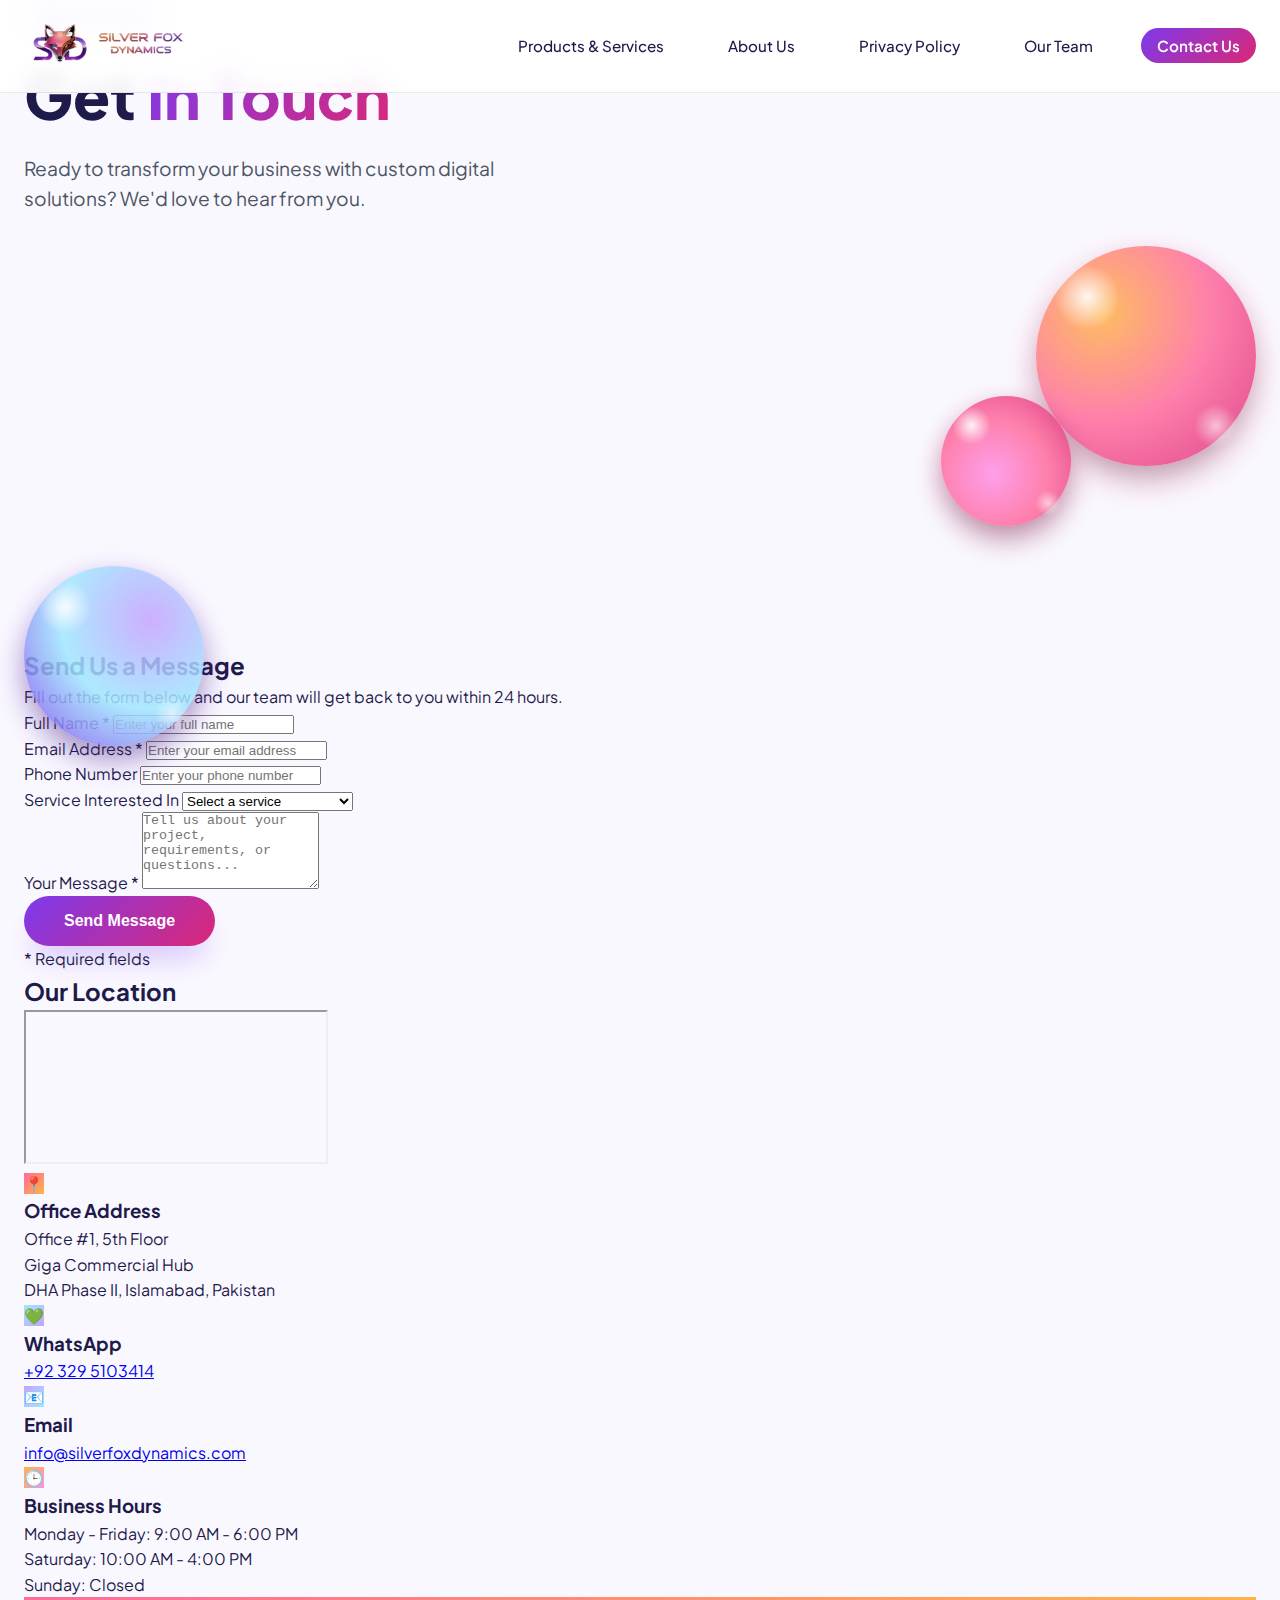
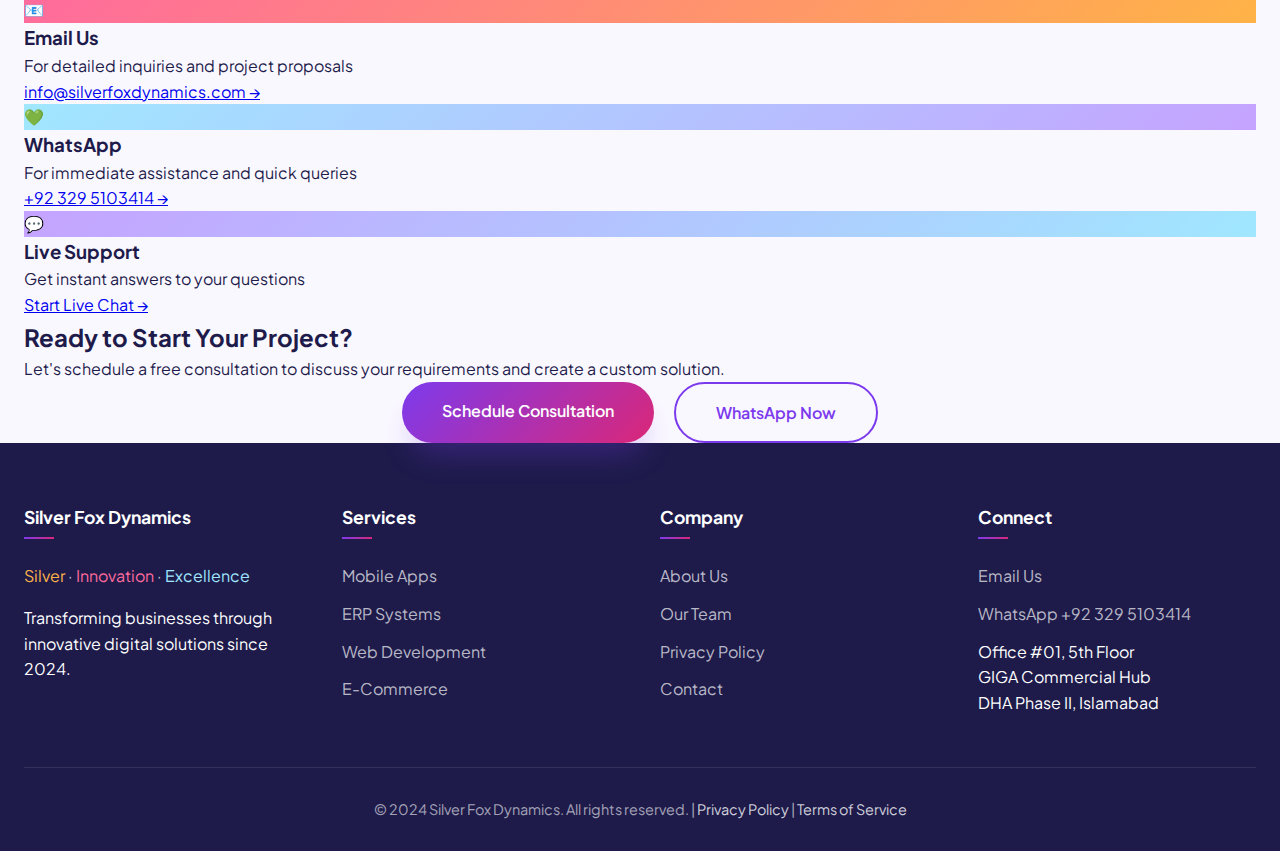
<file: team.html>
<!DOCTYPE html>
<html lang="en">
<head>
    <meta charset="UTF-8">
    <meta name="viewport" content="width=device-width, initial-scale=1.0">
    <title>Contact Us | Silver Fox Dynamics</title>
    <link href="https://fonts.googleapis.com/css2?family=Plus+Jakarta+Sans:wght@400;500;600;700;800&display=swap" rel="stylesheet">
    <link rel="stylesheet" href="style.css">
    <link rel="icon" type="image/png" href="fav.png">
    <meta name="theme-color" content="#7C3AED"/>
</head>
<body class="prototype-colorful">
    <!-- Header (Preserved original structure) -->
    <header class="colorful-header">
        <div class="container">
            <a href="index.html">
                <img src="images/logo1.png" alt="Silver Fox Dynamics Logo" class="header-logo">
            </a>
            <nav>
                <div class="menu-toggle" onclick="toggleMenu()">
                    <span></span><span></span><span></span>
                </div>
                <ul id="menu" class="nav-menu">
                    <li><a href="products.html">Products & Services</a></li>
                    <li><a href="about.html">About Us</a></li>
                    <li><a href="privacy.html">Privacy Policy</a></li>
                    <li><a href="team.html">Our Team</a></li>
                    <li><a href="contact.html" class="active">Contact Us</a></li>
                </ul>
            </nav>
        </div>
    </header>

    <!-- Hero Section -->
    <section class="contact-hero-modern">
        <div class="container">
            <div class="hero-content">
                <span class="hero-badge">📬 Let's connect</span>
                <h1>Get <span class="gradient-text">In Touch</span></h1>
                <p>Ready to transform your business with custom digital solutions? We'd love to hear from you.</p>
            </div>
            <div class="hero-visual">
                <div class="floating-shapes">
                    <div class="shape shape-1"></div>
                    <div class="shape shape-2"></div>
                    <div class="shape shape-3"></div>
                </div>
            </div>
        </div>
    </section>

    <!-- Contact Section -->
    <section class="contact-grid-section">
        <div class="container">
            <div class="contact-grid-modern">
                <!-- Contact Form -->
                <div class="contact-form-modern">
                    <div class="form-header">
                        <h2>Send Us a Message</h2>
                        <p>Fill out the form below and our team will get back to you within 24 hours.</p>
                    </div>
                    
                    <form id="contactForm" action="https://formspree.io/f/xdkdrann" method="POST" class="modern-form">
                        <div class="form-row">
                            <div class="form-group-modern">
                                <label for="name">Full Name <span class="required">*</span></label>
                                <input type="text" id="name" name="name" placeholder="Enter your full name" required>
                                <span class="focus-border"></span>
                            </div>
                            
                            <div class="form-group-modern">
                                <label for="email">Email Address <span class="required">*</span></label>
                                <input type="email" id="email" name="_replyto" placeholder="Enter your email address" required>
                                <span class="focus-border"></span>
                            </div>
                        </div>
                        
                        <div class="form-row">
                            <div class="form-group-modern">
                                <label for="phone">Phone Number</label>
                                <input type="tel" id="phone" name="phone" placeholder="Enter your phone number">
                                <span class="focus-border"></span>
                            </div>
                            
                            <div class="form-group-modern">
                                <label for="service">Service Interested In</label>
                                <select id="service" name="service">
                                    <option value="">Select a service</option>
                                    <option value="mobile-app">Mobile App Development</option>
                                    <option value="web-development">Web Development</option>
                                    <option value="e-commerce">E-Commerce Solutions</option>
                                    <option value="erp">ERP Systems</option>
                                    <option value="consultation">IT Consultation</option>
                                    <option value="other">Other</option>
                                </select>
                                <span class="focus-border"></span>
                            </div>
                        </div>
                        
                        <div class="form-group-modern full-width">
                            <label for="message">Your Message <span class="required">*</span></label>
                            <textarea id="message" name="message" rows="5" placeholder="Tell us about your project, requirements, or questions..." required></textarea>
                            <span class="focus-border"></span>
                        </div>
                        
                        <input type="hidden" name="_subject" value="New Contact Form Submission - Silver Fox Dynamics">
                        
                        <div class="form-actions">
                            <button type="submit" class="btn btn-gradient btn-large" id="submitBtn">
                                <span class="submit-text">Send Message</span>
                                <span class="loading-spinner" style="display: none;">⏳ Sending...</span>
                            </button>
                            <p class="form-note"><span class="required">*</span> Required fields</p>
                        </div>
                    </form>
                </div>

                <!-- Map & Contact Info -->
                <div class="contact-info-modern">
                    <div class="info-card">
                        <h2>Our Location</h2>
                        
                        <div class="map-container-modern">
                            <iframe 
                                src="https://www.google.com/maps/embed?pb=!1m18!1m12!1m3!1d13280.611174066797!2d73.02959237589608!3d33.67930427323468!2m3!1f0!2f0!3f0!3m2!1i1024!2i768!4f13.1!3m3!1m2!1s0x38dfbfd6e2c8b3b5%3A0x3a3a3a3a3a3a3a3a!2sDHA%20Phase%202%2C%20Islamabad%2C%20Pakistan!5e0!3m2!1sen!2s!4v1692287300000!5m2!1sen!2s"
                                allowfullscreen 
                                loading="lazy" 
                                referrerpolicy="no-referrer-when-downgrade">
                            </iframe>
                        </div>
                        
                        <div class="location-details">
                            <div class="detail-item">
                                <span class="detail-icon" style="background: linear-gradient(135deg, #FF6B9D, #FFB347);">📍</span>
                                <div class="detail-content">
                                    <h3>Office Address</h3>
                                    <p>Office #1, 5th Floor<br>Giga Commercial Hub<br>DHA Phase II, Islamabad, Pakistan</p>
                                </div>
                            </div>
                            
                            <div class="detail-item">
                                <span class="detail-icon" style="background: linear-gradient(135deg, #A0E7FF, #C5A3FF);">💚</span>
                                <div class="detail-content">
                                    <h3>WhatsApp</h3>
                                    <a href="https://wa.me/923295103414" target="_blank" class="contact-link-modern">+92 329 5103414</a>
                                </div>
                            </div>
                            
                            <div class="detail-item">
                                <span class="detail-icon" style="background: linear-gradient(135deg, #C5A3FF, #A0E7FF);">📧</span>
                                <div class="detail-content">
                                    <h3>Email</h3>
                                    <a href="mailto:info@silverfoxdynamics.com" class="contact-link-modern">info@silverfoxdynamics.com</a>
                                </div>
                            </div>
                            
                            <div class="detail-item">
                                <span class="detail-icon" style="background: linear-gradient(135deg, #FFB347, #FF90E8);">🕒</span>
                                <div class="detail-content">
                                    <h3>Business Hours</h3>
                                    <p>Monday - Friday: 9:00 AM - 6:00 PM<br>Saturday: 10:00 AM - 4:00 PM<br>Sunday: Closed</p>
                                </div>
                            </div>
                        </div>
                    </div>
                </div>
            </div>
        </div>
    </section>

    <!-- Contact Methods -->
    <section class="contact-methods-modern">
        <div class="container">
            <div class="methods-grid-modern">
                <div class="method-card-modern">
                    <div class="method-icon-wrapper" style="background: linear-gradient(135deg, #FF6B9D, #FFB347);">
                        <span>📧</span>
                    </div>
                    <h3>Email Us</h3>
                    <p>For detailed inquiries and project proposals</p>
                    <a href="mailto:info@silverfoxdynamics.com" class="method-link-modern">info@silverfoxdynamics.com →</a>
                </div>
                
                <div class="method-card-modern">
                    <div class="method-icon-wrapper" style="background: linear-gradient(135deg, #A0E7FF, #C5A3FF);">
                        <span>💚</span>
                    </div>
                    <h3>WhatsApp</h3>
                    <p>For immediate assistance and quick queries</p>
                    <a href="https://wa.me/923295103414" class="method-link-modern" target="_blank">+92 329 5103414 →</a>
                </div>
                
                <div class="method-card-modern">
                    <div class="method-icon-wrapper" style="background: linear-gradient(135deg, #C5A3FF, #A0E7FF);">
                        <span>💬</span>
                    </div>
                    <h3>Live Support</h3>
                    <p>Get instant answers to your questions</p>
                    <a href="#" class="method-link-modern">Start Live Chat →</a>
                </div>
            </div>
        </div>
    </section>

    <!-- CTA Section -->
    <section class="cta-section-modern">
        <div class="container">
            <div class="cta-content">
                <h2>Ready to Start Your Project?</h2>
                <p>Let's schedule a free consultation to discuss your requirements and create a custom solution.</p>
                <div class="cta-buttons">
                    <a href="#contactForm" class="btn btn-gradient btn-large" onclick="document.querySelector('#contactForm').scrollIntoView({behavior: 'smooth'}); return false;">Schedule Consultation</a>
                    <a href="https://wa.me/923295103414?text=Hello%20Silver%20Fox%20Dynamics,%20I%20would%20like%20to%20discuss%20a%20project." class="btn btn-outline-gradient btn-large" target="_blank">WhatsApp Now</a>
                </div>
            </div>
        </div>
    </section>

    <!-- Footer -->
    <footer class="colorful-footer">
        <div class="container">
            <div class="footer-grid">
                <div class="footer-col">
                    <h4>Silver Fox Dynamics</h4>
                    <div class="brand-tagline">
                        <span>Silver</span> · <span>Innovation</span> · <span>Excellence</span>
                    </div>
                    <p>Transforming businesses through innovative digital solutions since 2024.</p>
                </div>

                <div class="footer-col">
                    <h4>Services</h4>
                    <ul>
                        <li><a href="products.html#mobile">Mobile Apps</a></li>
                        <li><a href="products.html#erp">ERP Systems</a></li>
                        <li><a href="products.html#web">Web Development</a></li>
                        <li><a href="products.html#ecommerce">E-Commerce</a></li>
                    </ul>
                </div>

                <div class="footer-col">
                    <h4>Company</h4>
                    <ul>
                        <li><a href="about.html">About Us</a></li>
                        <li><a href="team.html">Our Team</a></li>
                        <li><a href="privacy.html">Privacy Policy</a></li>
                        <li><a href="contact.html">Contact</a></li>
                    </ul>
                </div>

                <div class="footer-col">
                    <h4>Connect</h4>
                    <ul>
                        <li><a href="mailto:info@silverfoxdynamics.com">Email Us</a></li>
                        <li><a href="https://wa.me/923295103414" target="_blank">WhatsApp +92 329 5103414</a></li>
                        <li>Office #01, 5th Floor<br>GIGA Commercial Hub<br>DHA Phase II, Islamabad</li>
                    </ul>
                </div>
            </div>

            <div class="footer-bottom">
                <p>&copy; 2024 Silver Fox Dynamics. All rights reserved. | <a href="privacy.html">Privacy Policy</a> | <a href="terms.html">Terms of Service</a></p>
            </div>
        </div>
    </footer>

    <script src="script.js"></script>
    <script>
        // Toggle menu function
        function toggleMenu() {
            const menu = document.getElementById('menu');
            const menuToggle = document.querySelector('.menu-toggle');
            menu.classList.toggle('show');
            menuToggle.classList.toggle('active');
        }

        // Close menu when clicking outside
        document.addEventListener('click', function(event) {
            const menu = document.getElementById('menu');
            const menuToggle = document.querySelector('.menu-toggle');
            
            if (menu && menuToggle && !menu.contains(event.target) && !menuToggle.contains(event.target)) {
                menu.classList.remove('show');
                menuToggle.classList.remove('active');
            }
        });

        // Close menu when clicking on links
        document.querySelectorAll('#menu a').forEach(link => {
            link.addEventListener('click', () => {
                document.getElementById('menu').classList.remove('show');
                document.querySelector('.menu-toggle').classList.remove('active');
            });
        });

        // Header scroll effect
        window.addEventListener('scroll', function() {
            const header = document.querySelector('header');
            if (window.scrollY > 50) {
                header.classList.add('scrolled');
            } else {
                header.classList.remove('scrolled');
            }
        });

        // Initialize header state
        if (window.scrollY > 50) {
            document.querySelector('header').classList.add('scrolled');
        }

        // Form submission handling
        document.addEventListener('DOMContentLoaded', function() {
            const contactForm = document.getElementById('contactForm');
            if (contactForm) {
                contactForm.addEventListener('submit', async function(e) {
                    e.preventDefault();
                    
                    const submitBtn = document.getElementById('submitBtn');
                    const submitText = submitBtn.querySelector('.submit-text');
                    const loadingSpinner = submitBtn.querySelector('.loading-spinner');
                    
                    // Show loading state
                    submitText.style.display = 'none';
                    loadingSpinner.style.display = 'inline';
                    submitBtn.disabled = true;
                    
                    try {
                        const formData = new FormData(contactForm);
                        const response = await fetch(contactForm.action, {
                            method: 'POST',
                            body: formData,
                            headers: { 'Accept': 'application/json' }
                        });
                        
                        if (response.ok) {
                            // Success
                            showNotification('Message sent successfully! We\'ll get back to you soon.', 'success');
                            contactForm.reset();
                            
                            // Reset button
                            submitText.textContent = 'Message Sent!';
                            setTimeout(() => {
                                submitText.textContent = 'Send Message';
                                submitText.style.display = 'inline';
                                loadingSpinner.style.display = 'none';
                                submitBtn.disabled = false;
                            }, 3000);
                        } else {
                            throw new Error('Form submission failed');
                        }
                    } catch (error) {
                        // Error
                        showNotification('Sorry, there was an error sending your message. Please try again.', 'error');
                        
                        // Reset button
                        submitText.textContent = 'Send Message';
                        submitText.style.display = 'inline';
                        loadingSpinner.style.display = 'none';
                        submitBtn.disabled = false;
                    }
                });
            }
            
            // Notification function
            function showNotification(message, type) {
                const notification = document.createElement('div');
                notification.className = `notification ${type}`;
                notification.textContent = message;
                notification.style.cssText = `
                    position: fixed;
                    top: 20px;
                    right: 20px;
                    padding: 16px 24px;
                    border-radius: 16px;
                    color: white;
                    font-weight: 500;
                    z-index: 9999;
                    animation: slideIn 0.3s ease;
                    box-shadow: 0 10px 30px rgba(0,0,0,0.2);
                    background: ${type === 'success' ? 'linear-gradient(135deg, #A0E7FF, #C5A3FF)' : 'linear-gradient(135deg, #FF6B9D, #FFB347)'};
                    border-left: 4px solid ${type === 'success' ? '#7C3AED' : '#DB2777'};
                `;
                
                document.body.appendChild(notification);
                
                // Remove after 5 seconds
                setTimeout(() => {
                    notification.style.animation = 'slideOut 0.3s ease';
                    setTimeout(() => notification.remove(), 300);
                }, 5000);
            }
        });

        // Add CSS for animations
        const style = document.createElement('style');
        style.textContent = `
            @keyframes slideIn {
                from { transform: translateX(100%); opacity: 0; }
                to { transform: translateX(0); opacity: 1; }
            }
            
            @keyframes slideOut {
                from { transform: translateX(0); opacity: 1; }
                to { transform: translateX(100%); opacity: 0; }
            }
        `;
        document.head.appendChild(style);
    </script>
</body>
</html>
</file>
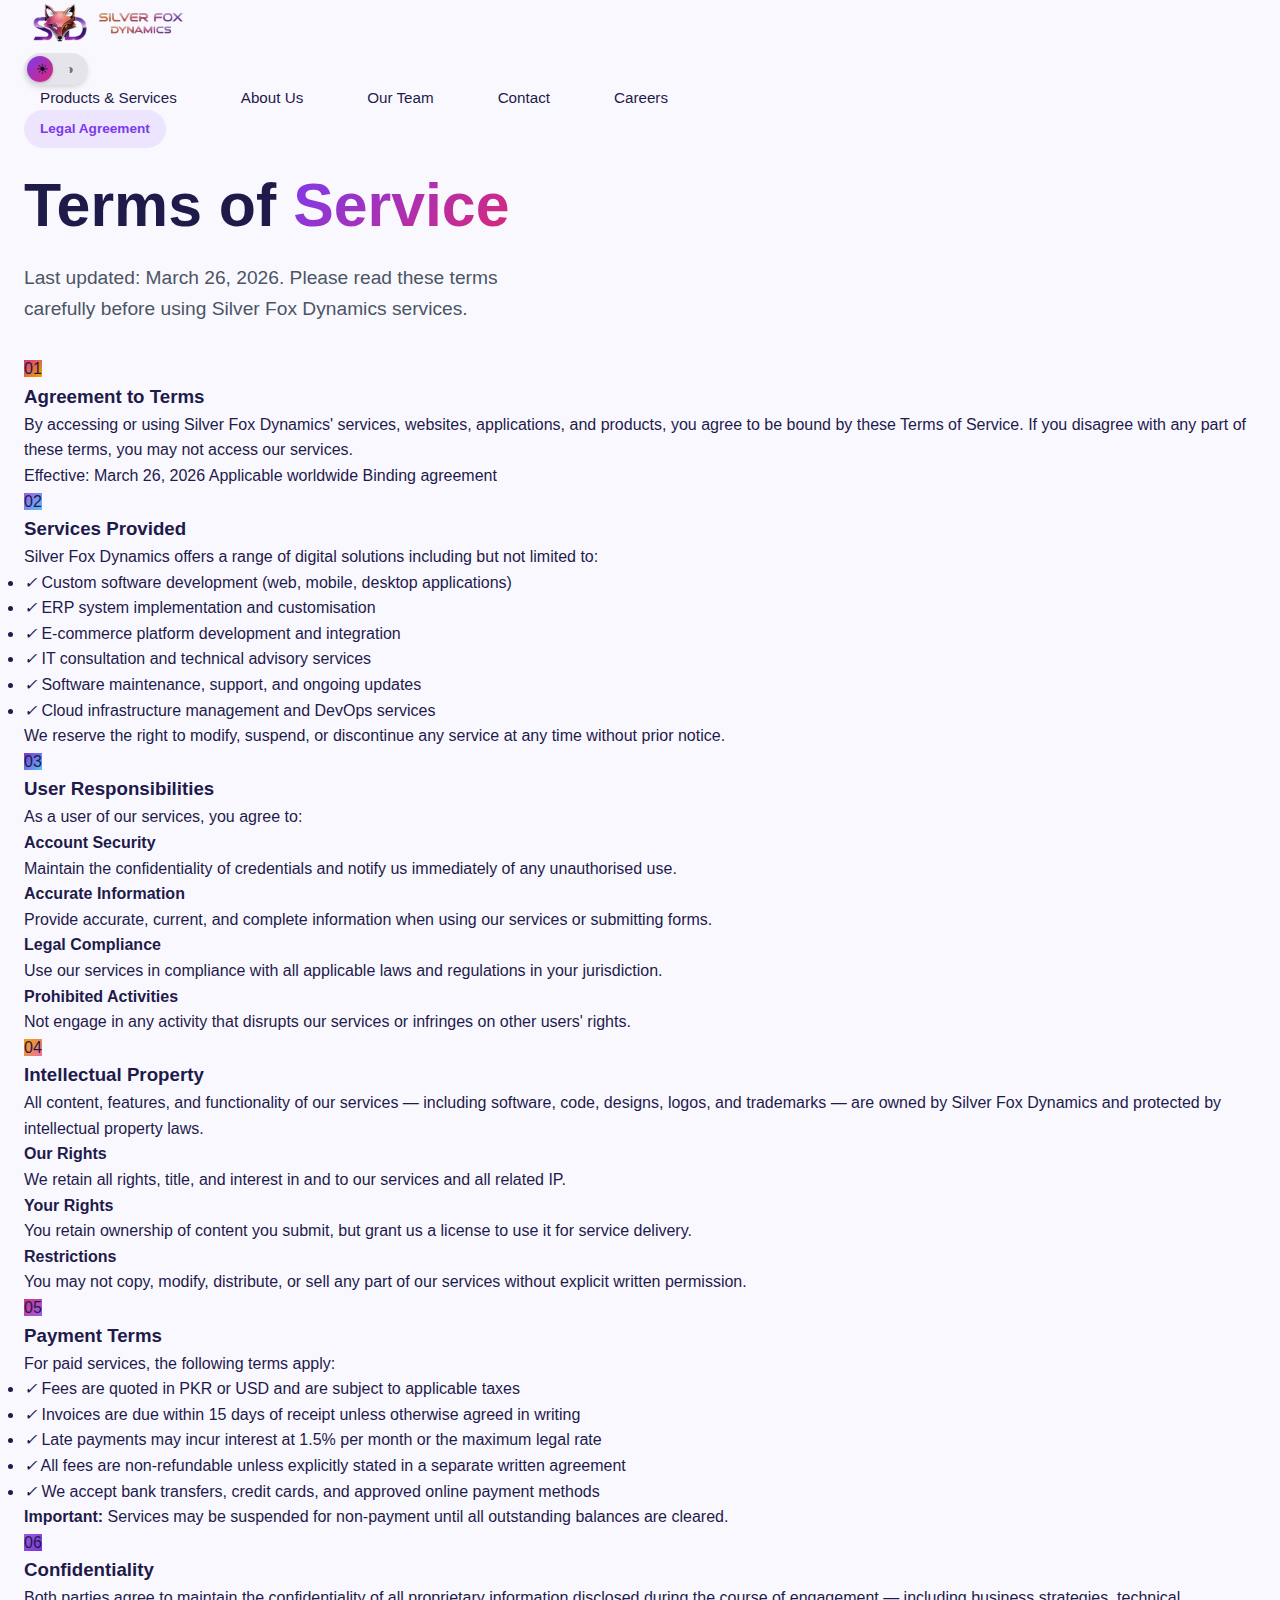
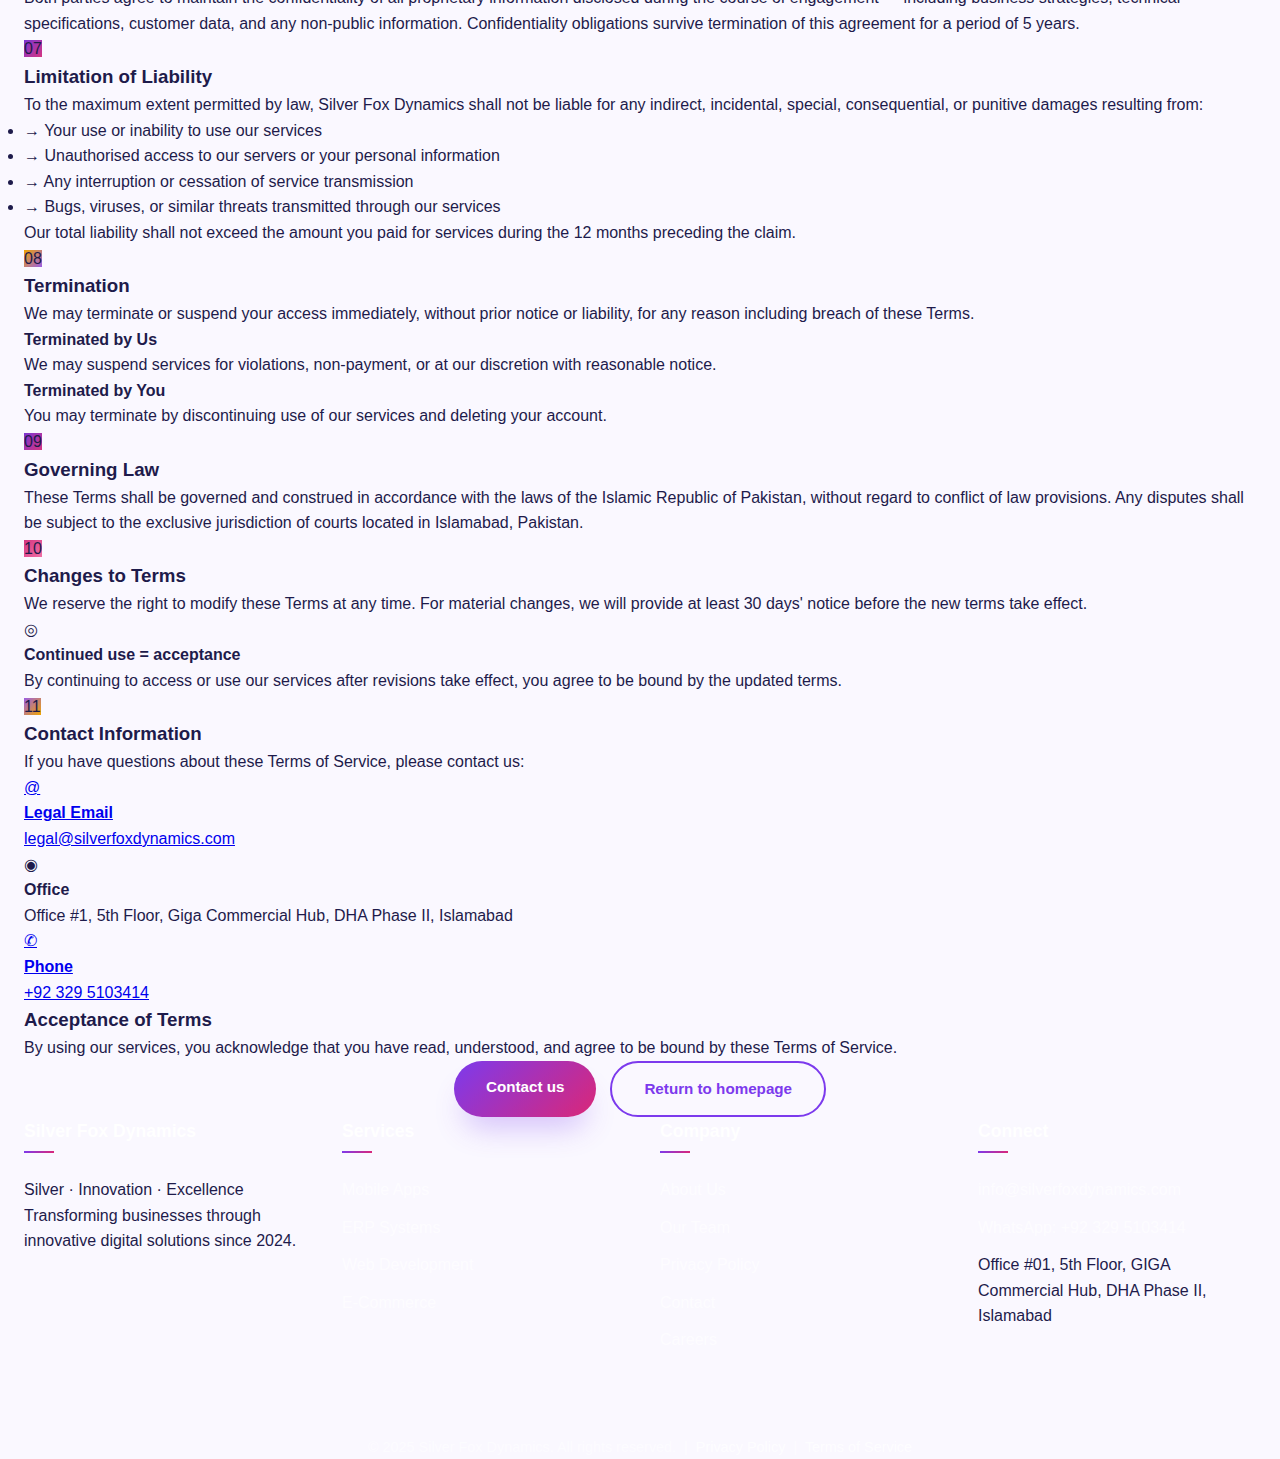
<file: terms.html>
<!DOCTYPE html>
<html lang="en">
<head>
  <meta charset="UTF-8">
  <meta name="viewport" content="width=device-width, initial-scale=1.0">
  <title>Terms of Service | Silver Fox Dynamics</title>
  <meta name="description" content="Silver Fox Dynamics Terms of Service — the legal agreement governing use of our services, websites, and applications.">
  <link rel="preconnect" href="https://fonts.googleapis.com">
  <link href="https://fonts.googleapis.com/css2?family=Syne:wght@400;500;600;700;800&family=DM+Sans:ital,wght@0,300;0,400;0,500;0,600;1,400&display=swap" rel="stylesheet">
  <link rel="stylesheet" href="style.css">
  <link rel="icon" type="image/png" href="fav.png">
  <meta name="theme-color" content="#7B35D4">
  <!--<script async src="https://pagead2.googlesyndication.com/pagead/js/adsbygoogle.js?client=ca-pub-2830535043426573" crossorigin="anonymous"></script> -->
</head>
<body>

<header>
  <div class="container">
    <a href="index.html"><img src="/images/logo1.png" alt="Silver Fox Dynamics" class="header-logo"></a>
    <nav>
      <div class="theme-toggle-wrapper">
        <button class="theme-switch" id="themeToggleBtn" aria-label="Toggle light/dark mode">
          <span class="theme-icon light-icon">☀</span>
          <span class="theme-icon dark-icon">◑</span>
          <span class="toggle-slider"></span>
        </button>
      </div>
      <div class="menu-toggle" onclick="toggleMenu()"><span></span><span></span><span></span></div>
      <ul id="menu" class="nav-menu">
        <li><a href="products.html">Products &amp; Services</a></li>
        <li><a href="about.html">About Us</a></li>
        <li><a href="team.html">Our Team</a></li>
        <li><a href="contact.html">Contact</a></li>
        <li><a href="careers.html">Careers</a></li>
      </ul>
    </nav>
  </div>
</header>

<section class="page-hero">
  <div class="container">
    <div class="hero-content">
      <span class="hero-badge">Legal Agreement</span>
      <h1>Terms of <span class="gradient-text">Service</span></h1>
      <p>Last updated: March 26, 2026. Please read these terms carefully before using Silver Fox Dynamics services.</p>
    </div>
  </div>
</section>

<section class="policy-section">
  <div class="container">
    <div class="policy-cards">

      <!-- 01 Agreement -->
      <div class="policy-card policy-card-intro reveal">
        <div class="section-num-row">
          <span class="section-num" style="background:linear-gradient(135deg,#D43581,#F0A500);">01</span>
          <h3>Agreement to Terms</h3>
        </div>
        <p>By accessing or using Silver Fox Dynamics' services, websites, applications, and products, you agree to be bound by these Terms of Service. If you disagree with any part of these terms, you may not access our services.</p>
        <div class="meta-chips">
          <span class="meta-chip">Effective: March 26, 2026</span>
          <span class="meta-chip">Applicable worldwide</span>
          <span class="meta-chip">Binding agreement</span>
        </div>
      </div>

      <!-- 02 Services -->
      <div class="policy-card reveal">
        <div class="section-num-row">
          <span class="section-num" style="background:linear-gradient(135deg,#9B5DE5,#5BC0F8);">02</span>
          <h3>Services Provided</h3>
        </div>
        <p>Silver Fox Dynamics offers a range of digital solutions including but not limited to:</p>
        <ul class="check-list">
          <li><em class="check-icon">✓</em> Custom software development (web, mobile, desktop applications)</li>
          <li><em class="check-icon">✓</em> ERP system implementation and customisation</li>
          <li><em class="check-icon">✓</em> E-commerce platform development and integration</li>
          <li><em class="check-icon">✓</em> IT consultation and technical advisory services</li>
          <li><em class="check-icon">✓</em> Software maintenance, support, and ongoing updates</li>
          <li><em class="check-icon">✓</em> Cloud infrastructure management and DevOps services</li>
        </ul>
        <div class="info-callout">We reserve the right to modify, suspend, or discontinue any service at any time without prior notice.</div>
      </div>

      <!-- 03 User Responsibilities -->
      <div class="policy-card reveal">
        <div class="section-num-row">
          <span class="section-num" style="background:linear-gradient(135deg,#7B35D4,#5BC0F8);">03</span>
          <h3>User Responsibilities</h3>
        </div>
        <p>As a user of our services, you agree to:</p>
        <div class="resp-grid">
          <div class="resp-item"><h4>Account Security</h4><p>Maintain the confidentiality of credentials and notify us immediately of any unauthorised use.</p></div>
          <div class="resp-item"><h4>Accurate Information</h4><p>Provide accurate, current, and complete information when using our services or submitting forms.</p></div>
          <div class="resp-item"><h4>Legal Compliance</h4><p>Use our services in compliance with all applicable laws and regulations in your jurisdiction.</p></div>
          <div class="resp-item"><h4>Prohibited Activities</h4><p>Not engage in any activity that disrupts our services or infringes on other users' rights.</p></div>
        </div>
      </div>

      <!-- 04 Intellectual Property -->
      <div class="policy-card reveal">
        <div class="section-num-row">
          <span class="section-num" style="background:linear-gradient(135deg,#F0A500,#F06FA5);">04</span>
          <h3>Intellectual Property</h3>
        </div>
        <p>All content, features, and functionality of our services — including software, code, designs, logos, and trademarks — are owned by Silver Fox Dynamics and protected by intellectual property laws.</p>
        <div class="resp-grid" style="grid-template-columns:repeat(3,1fr);">
          <div class="resp-item"><h4>Our Rights</h4><p>We retain all rights, title, and interest in and to our services and all related IP.</p></div>
          <div class="resp-item"><h4>Your Rights</h4><p>You retain ownership of content you submit, but grant us a license to use it for service delivery.</p></div>
          <div class="resp-item"><h4>Restrictions</h4><p>You may not copy, modify, distribute, or sell any part of our services without explicit written permission.</p></div>
        </div>
      </div>

      <!-- 05 Payment Terms -->
      <div class="policy-card reveal">
        <div class="section-num-row">
          <span class="section-num" style="background:linear-gradient(135deg,#D43581,#9B5DE5);">05</span>
          <h3>Payment Terms</h3>
        </div>
        <p>For paid services, the following terms apply:</p>
        <ul class="check-list">
          <li><em class="check-icon">✓</em> Fees are quoted in PKR or USD and are subject to applicable taxes</li>
          <li><em class="check-icon">✓</em> Invoices are due within 15 days of receipt unless otherwise agreed in writing</li>
          <li><em class="check-icon">✓</em> Late payments may incur interest at 1.5% per month or the maximum legal rate</li>
          <li><em class="check-icon">✓</em> All fees are non-refundable unless explicitly stated in a separate written agreement</li>
          <li><em class="check-icon">✓</em> We accept bank transfers, credit cards, and approved online payment methods</li>
        </ul>
        <div class="info-callout warning"><strong>Important:</strong> Services may be suspended for non-payment until all outstanding balances are cleared.</div>
      </div>

      <!-- 06 Confidentiality -->
      <div class="policy-card reveal">
        <div class="section-num-row">
          <span class="section-num" style="background:linear-gradient(135deg,#9B5DE5,#7B35D4);">06</span>
          <h3>Confidentiality</h3>
        </div>
        <p>Both parties agree to maintain the confidentiality of all proprietary information disclosed during the course of engagement — including business strategies, technical specifications, customer data, and any non-public information. Confidentiality obligations survive termination of this agreement for a period of 5 years.</p>
      </div>

      <!-- 07 Limitation of Liability -->
      <div class="policy-card reveal">
        <div class="section-num-row">
          <span class="section-num" style="background:linear-gradient(135deg,#7B35D4,#D43581);">07</span>
          <h3>Limitation of Liability</h3>
        </div>
        <p>To the maximum extent permitted by law, Silver Fox Dynamics shall not be liable for any indirect, incidental, special, consequential, or punitive damages resulting from:</p>
        <ul class="check-list">
          <li><em class="check-icon">→</em> Your use or inability to use our services</li>
          <li><em class="check-icon">→</em> Unauthorised access to our servers or your personal information</li>
          <li><em class="check-icon">→</em> Any interruption or cessation of service transmission</li>
          <li><em class="check-icon">→</em> Bugs, viruses, or similar threats transmitted through our services</li>
        </ul>
        <div class="info-callout">Our total liability shall not exceed the amount you paid for services during the 12 months preceding the claim.</div>
      </div>

      <!-- 08 Termination -->
      <div class="policy-card reveal">
        <div class="section-num-row">
          <span class="section-num" style="background:linear-gradient(135deg,#F0A500,#9B5DE5);">08</span>
          <h3>Termination</h3>
        </div>
        <p>We may terminate or suspend your access immediately, without prior notice or liability, for any reason including breach of these Terms.</p>
        <div class="resp-grid">
          <div class="resp-item"><h4>Terminated by Us</h4><p>We may suspend services for violations, non-payment, or at our discretion with reasonable notice.</p></div>
          <div class="resp-item"><h4>Terminated by You</h4><p>You may terminate by discontinuing use of our services and deleting your account.</p></div>
        </div>
      </div>

      <!-- 09 Governing Law -->
      <div class="policy-card reveal">
        <div class="section-num-row">
          <span class="section-num" style="background:linear-gradient(135deg,#7B35D4,#D43581);">09</span>
          <h3>Governing Law</h3>
        </div>
        <p>These Terms shall be governed and construed in accordance with the laws of the Islamic Republic of Pakistan, without regard to conflict of law provisions. Any disputes shall be subject to the exclusive jurisdiction of courts located in Islamabad, Pakistan.</p>
      </div>

      <!-- 10 Changes -->
      <div class="policy-card reveal">
        <div class="section-num-row">
          <span class="section-num" style="background:linear-gradient(135deg,#D43581,#F06FA5);">10</span>
          <h3>Changes to Terms</h3>
        </div>
        <p>We reserve the right to modify these Terms at any time. For material changes, we will provide at least 30 days' notice before the new terms take effect.</p>
        <div class="update-notice">
          <span>◎</span>
          <div>
            <h4>Continued use = acceptance</h4>
            <p>By continuing to access or use our services after revisions take effect, you agree to be bound by the updated terms.</p>
          </div>
        </div>
      </div>

      <!-- 11 Contact -->
      <div class="policy-card reveal">
        <div class="section-num-row">
          <span class="section-num" style="background:linear-gradient(135deg,#9B5DE5,#F0A500);">11</span>
          <h3>Contact Information</h3>
        </div>
        <p>If you have questions about these Terms of Service, please contact us:</p>
        <div class="contact-items-grid">
          <a href="mailto:legal@silverfoxdynamics.com" class="contact-info-item">
            <span>@</span>
            <div><h4>Legal Email</h4><p>legal@silverfoxdynamics.com</p></div>
          </a>
          <div class="contact-info-item">
            <span>◉</span>
            <div><h4>Office</h4><p>Office #1, 5th Floor, Giga Commercial Hub, DHA Phase II, Islamabad</p></div>
          </div>
          <a href="tel:+923295103414" class="contact-info-item">
            <span>✆</span>
            <div><h4>Phone</h4><p>+92 329 5103414</p></div>
          </a>
        </div>
      </div>

      <!-- Accept -->
      <div class="policy-accept reveal">
        <h3>Acceptance of Terms</h3>
        <p>By using our services, you acknowledge that you have read, understood, and agree to be bound by these Terms of Service.</p>
        <div class="acceptance-actions" style="display:flex;gap:14px;justify-content:center;flex-wrap:wrap;">
          <a href="contact.html" class="btn btn-gradient">Contact us</a>
          <a href="index.html" class="btn btn-outline-gradient">Return to homepage</a>
        </div>
      </div>

    </div>
  </div>
</section>

<footer>
  <div class="container">
    <div class="footer-grid">
      <div class="footer-col"><h4>Silver Fox Dynamics</h4><p class="footer-tagline">Silver · Innovation · Excellence</p><p>Transforming businesses through innovative digital solutions since 2024.</p></div>
      <div class="footer-col"><h4>Services</h4><ul><li><a href="products.html">Mobile Apps</a></li><li><a href="products.html">ERP Systems</a></li><li><a href="products.html">Web Development</a></li><li><a href="products.html">E-Commerce</a></li></ul></div>
      <div class="footer-col"><h4>Company</h4><ul><li><a href="about.html">About Us</a></li><li><a href="team.html">Our Team</a></li><li><a href="privacy.html">Privacy Policy</a></li><li><a href="contact.html">Contact</a></li><li><a href="careers.html">Careers</a></li></ul></div>
      <div class="footer-col"><h4>Connect</h4><ul><li><a href="mailto:info@silverfoxdynamics.com">info@silverfoxdynamics.com</a></li><li><a href="https://wa.me/923295103414" target="_blank" rel="noopener">WhatsApp: +92 329 5103414</a></li><li>Office #01, 5th Floor, GIGA Commercial Hub, DHA Phase II, Islamabad</li></ul></div>
    </div>
    <div class="footer-bottom"><p>&copy; 2025 Silver Fox Dynamics. All rights reserved. &nbsp;|&nbsp; <a href="privacy.html">Privacy Policy</a> &nbsp;|&nbsp; <a href="terms.html">Terms of Service</a></p></div>
  </div>
</footer>

<script src="script.js"></script>
</body>
</html>
</file>
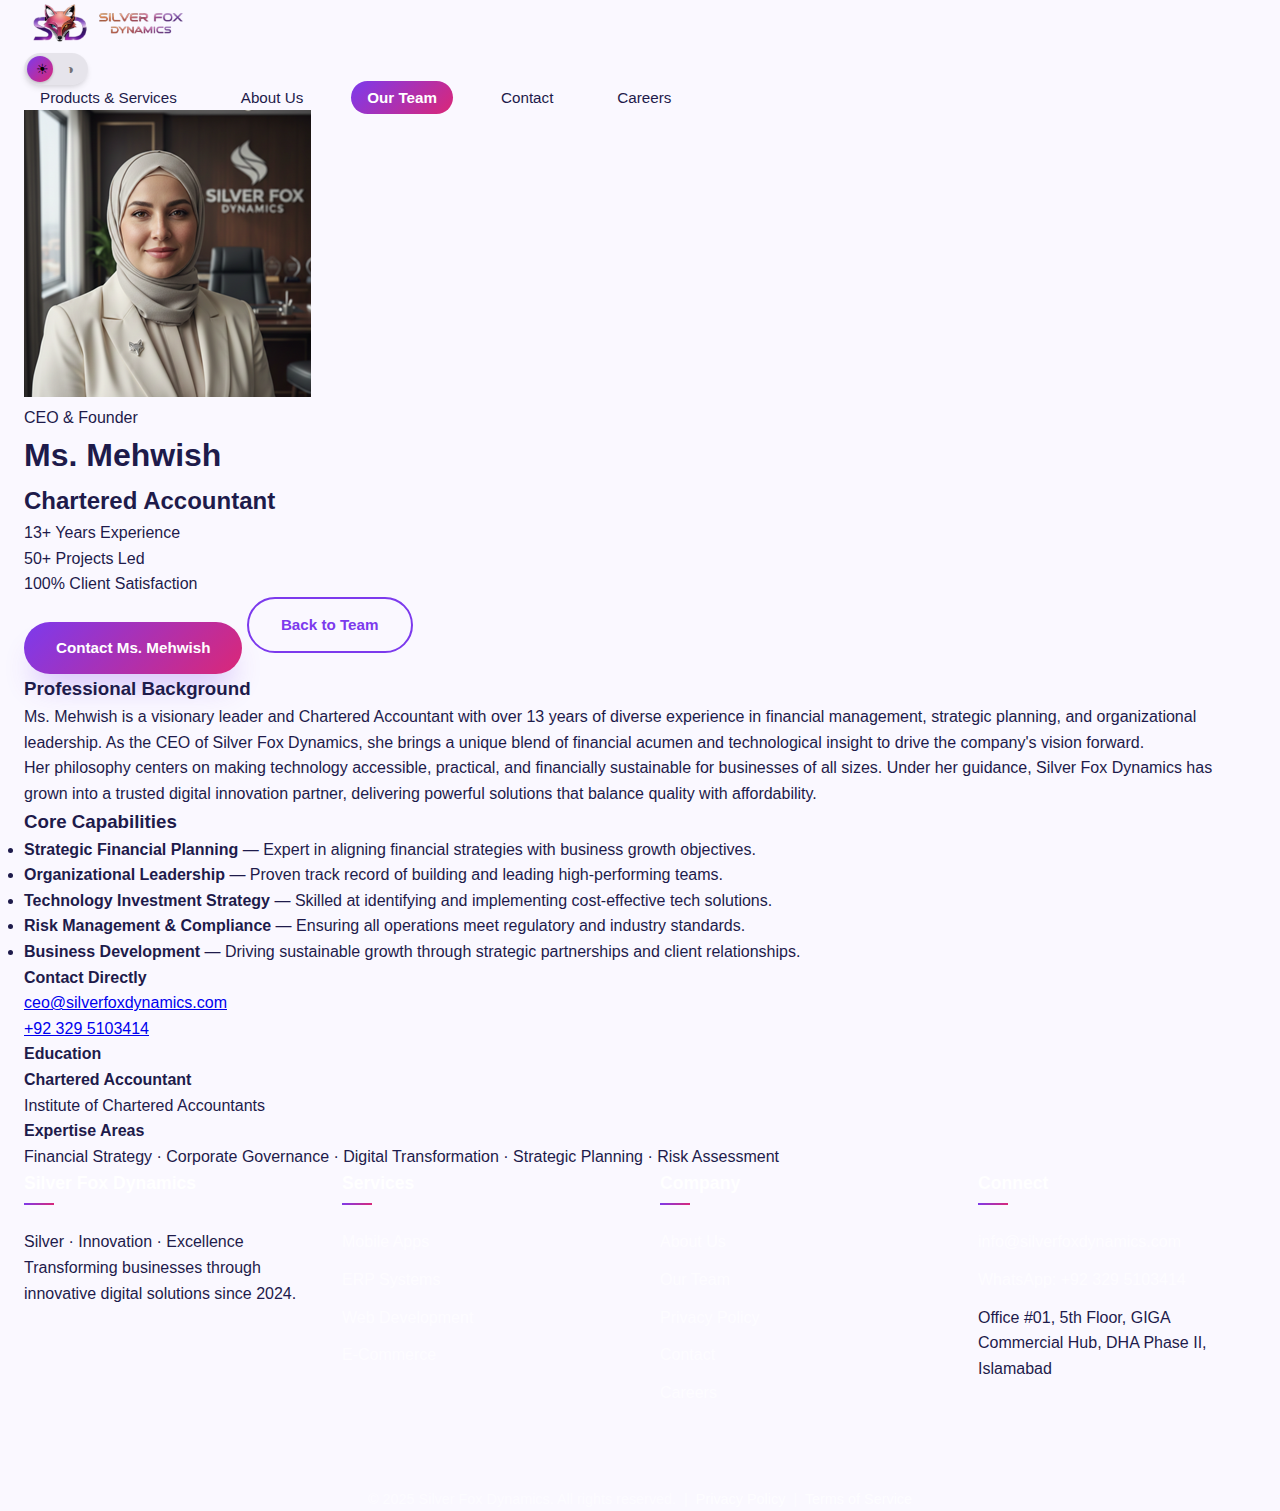
<file: profiles/ceo.html>
<!DOCTYPE html>
<html lang="en">
<head>
  <meta charset="UTF-8">
  <meta name="viewport" content="width=device-width, initial-scale=1.0">
  <title>Ms. Mehwish — CEO | Silver Fox Dynamics</title>
  <meta name="description" content="Meet Ms. Mehwish, CEO of Silver Fox Dynamics — a Chartered Accountant with 13+ years of experience driving financial excellence and strategic growth.">
  <link rel="preconnect" href="https://fonts.googleapis.com">
  <link href="https://fonts.googleapis.com/css2?family=Syne:wght@400;500;600;700;800&family=DM+Sans:ital,wght@0,300;0,400;0,500;0,600;1,400&display=swap" rel="stylesheet">
  <link rel="stylesheet" href="../style.css">
  <link rel="icon" type="image/png" href="/images/logo1.png">
  <meta name="theme-color" content="#7B35D4">
  <script async src="https://pagead2.googlesyndication.com/pagead/js/adsbygoogle.js?client=ca-pub-2830535043426573" crossorigin="anonymous"></script>
</head>
<body>

<header>
  <div class="container">
    <a href="../index.html"><img src="/images/logo1.png" alt="Silver Fox Dynamics" class="header-logo"></a>
    <nav>
      <div class="theme-toggle-wrapper">
        <button class="theme-switch" id="themeToggleBtn" aria-label="Toggle light/dark mode">
          <span class="theme-icon light-icon">☀</span>
          <span class="theme-icon dark-icon">◑</span>
          <span class="toggle-slider"></span>
        </button>
      </div>
      <div class="menu-toggle" onclick="toggleMenu()"><span></span><span></span><span></span></div>
      <ul id="menu" class="nav-menu">
        <li><a href="../products.html">Products &amp; Services</a></li>
        <li><a href="../about.html">About Us</a></li>
        <li><a href="../team.html" class="active">Our Team</a></li>
        <li><a href="../contact.html">Contact</a></li>
        <li><a href="../careers.html">Careers</a></li>
      </ul>
    </nav>
  </div>
</header>

<section class="profile-hero">
  <div class="container">
    <div class="profile-hero-grid">
      <div class="profile-image-wrap">
        <img src="/images/ceo.png" alt="Ms. Mehwish — CEO">
      </div>
      <div class="profile-info">
        <span class="profile-badge">CEO &amp; Founder</span>
        <h1>Ms. Mehwish</h1>
        <h2>Chartered Accountant</h2>
        <div class="profile-stats">
          <div class="profile-stat"><span>13+</span> Years Experience</div>
          <div class="profile-stat"><span>50+</span> Projects Led</div>
          <div class="profile-stat"><span>100%</span> Client Satisfaction</div>
        </div>
        <div class="profile-actions">
          <a href="../contact.html" class="btn btn-gradient">Contact Ms. Mehwish</a>
          <a href="../team.html" class="btn btn-outline-gradient">Back to Team</a>
        </div>
      </div>
    </div>
  </div>
</section>

<section class="profile-details">
  <div class="container">
    <div class="profile-details-grid">
      <div class="profile-bio">
        <h3>Professional Background</h3>
        <p>Ms. Mehwish is a visionary leader and Chartered Accountant with over 13 years of diverse experience in financial management, strategic planning, and organizational leadership. As the CEO of Silver Fox Dynamics, she brings a unique blend of financial acumen and technological insight to drive the company's vision forward.</p>
        <p>Her philosophy centers on making technology accessible, practical, and financially sustainable for businesses of all sizes. Under her guidance, Silver Fox Dynamics has grown into a trusted digital innovation partner, delivering powerful solutions that balance quality with affordability.</p>
        
        <h3>Core Capabilities</h3>
        <ul class="capabilities-list">
          <li><strong>Strategic Financial Planning</strong> — Expert in aligning financial strategies with business growth objectives.</li>
          <li><strong>Organizational Leadership</strong> — Proven track record of building and leading high-performing teams.</li>
          <li><strong>Technology Investment Strategy</strong> — Skilled at identifying and implementing cost-effective tech solutions.</li>
          <li><strong>Risk Management &amp; Compliance</strong> — Ensuring all operations meet regulatory and industry standards.</li>
          <li><strong>Business Development</strong> — Driving sustainable growth through strategic partnerships and client relationships.</li>
        </ul>
      </div>
      <div class="profile-sidebar">
        <div class="sidebar-card">
          <h4>Contact Directly</h4>
          <p><a href="mailto:ceo@silverfoxdynamics.com">ceo@silverfoxdynamics.com</a></p>
          <p><a href="https://wa.me/923295103414">+92 329 5103414</a></p>
        </div>
        <div class="sidebar-card">
          <h4>Education</h4>
          <p><strong>Chartered Accountant</strong><br>Institute of Chartered Accountants</p>
        </div>
        <div class="sidebar-card">
          <h4>Expertise Areas</h4>
          <p>Financial Strategy · Corporate Governance · Digital Transformation · Strategic Planning · Risk Assessment</p>
        </div>
      </div>
    </div>
  </div>
</section>

<footer>
  <div class="container">
    <div class="footer-grid">
      <div class="footer-col"><h4>Silver Fox Dynamics</h4><p class="footer-tagline">Silver · Innovation · Excellence</p><p>Transforming businesses through innovative digital solutions since 2024.</p></div>
      <div class="footer-col"><h4>Services</h4><ul><li><a href="../products.html">Mobile Apps</a></li><li><a href="../products.html">ERP Systems</a></li><li><a href="../products.html">Web Development</a></li><li><a href="../products.html">E-Commerce</a></li></ul></div>
      <div class="footer-col"><h4>Company</h4><ul><li><a href="../about.html">About Us</a></li><li><a href="../team.html">Our Team</a></li><li><a href="../privacy.html">Privacy Policy</a></li><li><a href="../contact.html">Contact</a></li><li><a href="../careers.html">Careers</a></li></ul></div>
      <div class="footer-col"><h4>Connect</h4><ul><li><a href="mailto:info@silverfoxdynamics.com">info@silverfoxdynamics.com</a></li><li><a href="https://wa.me/923295103414" target="_blank" rel="noopener">WhatsApp: +92 329 5103414</a></li><li>Office #01, 5th Floor, GIGA Commercial Hub, DHA Phase II, Islamabad</li></ul></div>
    </div>
    <div class="footer-bottom"><p>&copy; 2025 Silver Fox Dynamics. All rights reserved. &nbsp;|&nbsp; <a href="../privacy.html">Privacy Policy</a> &nbsp;|&nbsp; <a href="../terms.html">Terms of Service</a></p></div>
  </div>
</footer>

<script src="../script.js"></script>
</body>
</html>
</file>
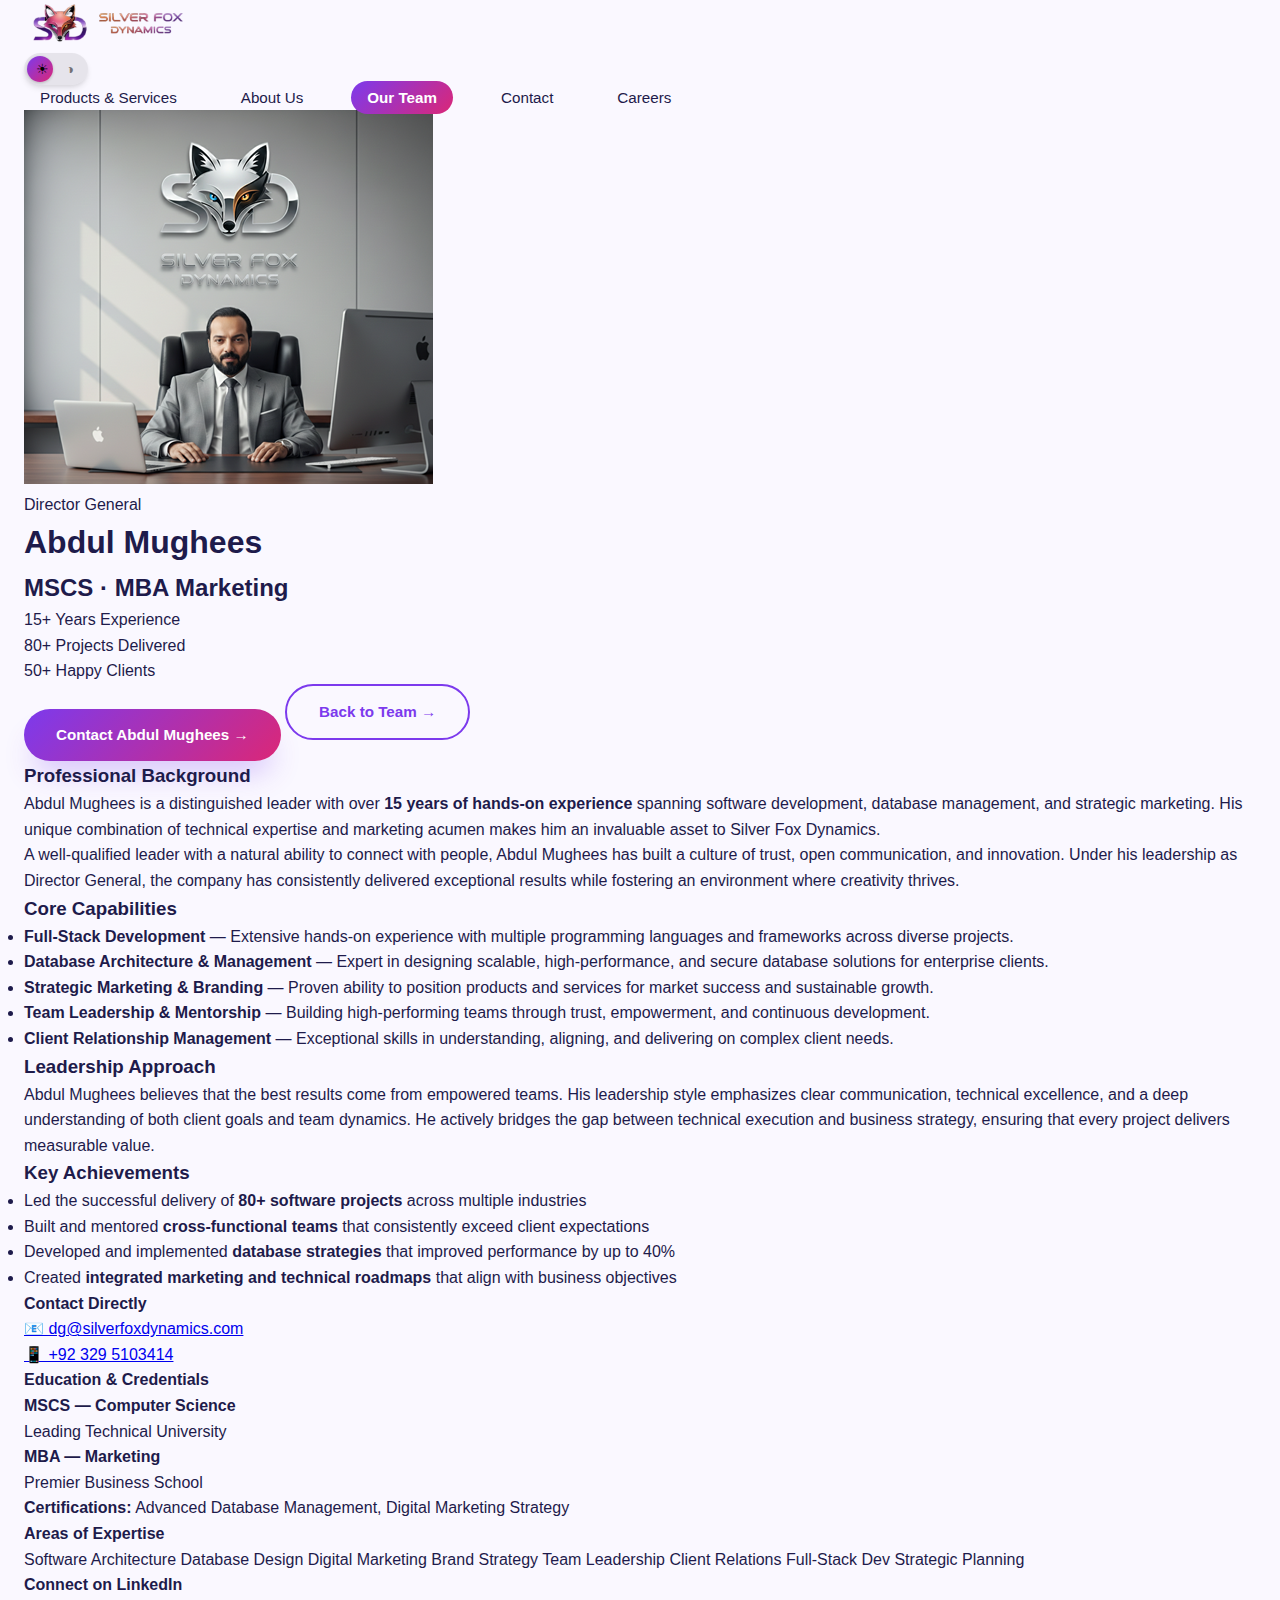
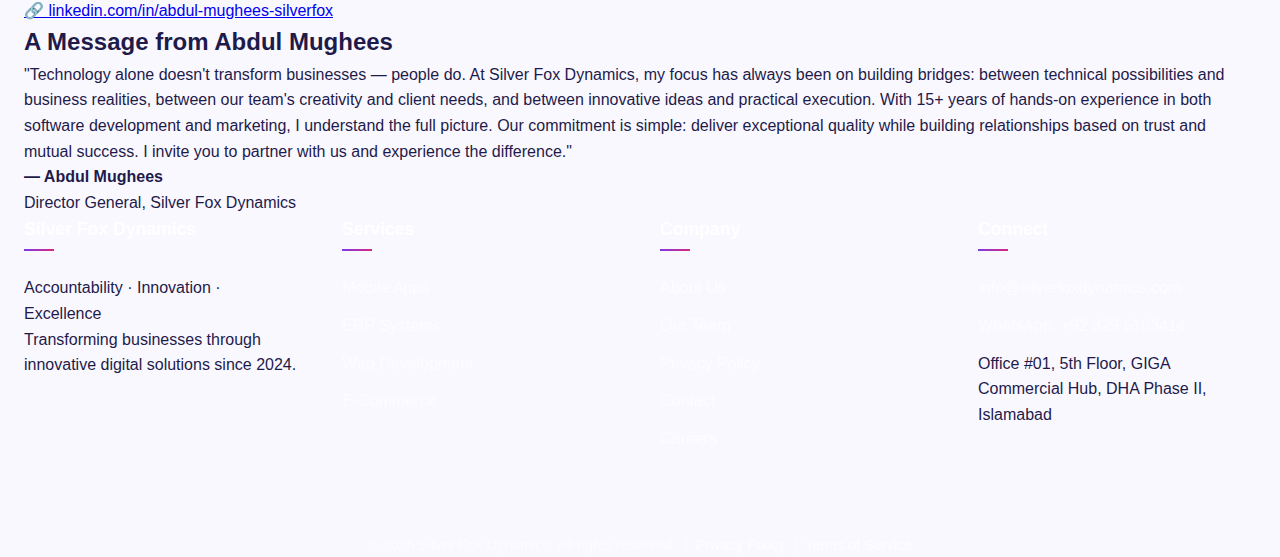
<file: profiles/dg.html>
<!DOCTYPE html>
<html lang="en">
<head>
    <!-- Google Analytics (gtag.js) -->
    <script async src="https://www.googletagmanager.com/gtag/js?id=G-4GYKNH7Z9J"></script>
    <script>
      window.dataLayer = window.dataLayer || [];
      function gtag(){dataLayer.push(arguments);}
      gtag('js', new Date());
      gtag('config', 'G-4GYKNH7Z9J');
    </script>
    
    <meta charset="UTF-8">
    <meta name="viewport" content="width=device-width, initial-scale=1.0, viewport-fit=cover">
    
    <!-- ========== PRIMARY SEO TAGS ========== -->
    <title>Abdul Mughees — Director General | Silver Fox Dynamics | MSCS, MBA Marketing</title>
    <meta name="description" content="Meet Abdul Mughees, Director General of Silver Fox Dynamics — MSCS & MBA Marketing with 15+ years of experience in software development, database management, and strategic marketing.">
    <meta name="keywords" content="Abdul Mughees, Director General Silver Fox Dynamics, MSCS, MBA Marketing, software development expert, database management, strategic marketing, tech leader Pakistan">
    <meta name="author" content="Silver Fox Dynamics">
    <meta name="robots" content="index, follow, max-snippet:-1, max-image-preview:large">
    <meta name="googlebot" content="index, follow">
    <meta name="bingbot" content="index, follow">
    <meta name="revisit-after" content="7 days">
    
    <!-- ========== OPEN GRAPH / SOCIAL ========== -->
    <meta property="og:title" content="Abdul Mughees — Director General | Silver Fox Dynamics">
    <meta property="og:site_name" content="Silver Fox Dynamics">
    <meta property="og:description" content="Meet Abdul Mughees, Director General of Silver Fox Dynamics. MSCS & MBA Marketing with 15+ years of technical and marketing leadership experience.">
    <meta property="og:url" content="https://www.silverfoxdynamics.com/profiles/dg.html">
    <meta property="og:type" content="profile">
    <meta property="og:image" content="https://www.silverfoxdynamics.com/images/dg.png">
    <meta property="og:image:width" content="800">
    <meta property="og:image:height" content="800">
    <meta property="og:locale" content="en_US">
    <meta property="profile:first_name" content="Abdul">
    <meta property="profile:last_name" content="Mughees">
    
    <!-- ========== TWITTER CARD ========== -->
    <meta name="twitter:card" content="summary_large_image">
    <meta name="twitter:site" content="@silverfoxdyn">
    <meta name="twitter:title" content="Abdul Mughees — Director General, Silver Fox Dynamics">
    <meta name="twitter:description" content="MSCS & MBA Marketing leader with 15+ years in software development, database management, and strategic marketing.">
    <meta name="twitter:image" content="https://www.silverfoxdynamics.com/images/dg-twitter.jpg">
    
    <!-- ========== CANONICAL ========== -->
    <link rel="canonical" href="https://www.silverfoxdynamics.com/profiles/dg.html">
    <link rel="alternate" hreflang="en" href="https://www.silverfoxdynamics.com/profiles/dg.html">
    
    <!-- ========== STRUCTURED DATA: Person Schema ========== -->
    <script type="application/ld+json">
    {
      "@context": "https://schema.org",
      "@type": "Person",
      "name": "Abdul Mughees",
      "jobTitle": "Director General",
      "worksFor": {
        "@type": "Organization",
        "name": "Silver Fox Dynamics",
        "url": "https://www.silverfoxdynamics.com"
      },
      "image": "https://www.silverfoxdynamics.com/images/dg.png",
      "url": "https://www.silverfoxdynamics.com/profiles/dg.html",
      "email": "dg@silverfoxdynamics.com",
      "telephone": "+923295103414",
      "sameAs": [
        "https://www.linkedin.com/in/abdul-mughees-silverfox",
        "https://github.com/abdulmughees"
      ],
      "alumniOf": [
        {
          "@type": "EducationalOrganization",
          "name": "Leading Technical University",
          "degree": "MSCS"
        },
        {
          "@type": "EducationalOrganization",
          "name": "Premier Business School",
          "degree": "MBA Marketing"
        }
      ],
      "knowsAbout": [
        "Full-Stack Development",
        "Database Architecture",
        "Database Management",
        "Strategic Marketing",
        "Brand Strategy",
        "Team Leadership",
        "Client Relationship Management",
        "Software Architecture"
      ],
      "description": "Director General at Silver Fox Dynamics with over 15 years of hands-on experience in software development, database management, and strategic marketing. A well-qualified leader fostering innovation through trust and open communication.",
      "nationality": {
        "@type": "Country",
        "name": "Pakistan"
      }
    }
    </script>
    
    <!-- BreadcrumbList -->
    <script type="application/ld+json">
    {
      "@context": "https://schema.org",
      "@type": "BreadcrumbList",
      "itemListElement": [
        { "@type": "ListItem", "position": 1, "name": "Home", "item": "https://www.silverfoxdynamics.com" },
        { "@type": "ListItem", "position": 2, "name": "Our Team", "item": "https://www.silverfoxdynamics.com/team.html" },
        { "@type": "ListItem", "position": 3, "name": "Abdul Mughees", "item": "https://www.silverfoxdynamics.com/profiles/dg.html" }
      ]
    }
    </script>
    
    <!-- ========== STYLES & ASSETS ========== -->
    <link rel="preconnect" href="https://fonts.googleapis.com">
    <link rel="preconnect" href="https://fonts.gstatic.com" crossorigin>
    <link href="https://fonts.googleapis.com/css2?family=Syne:wght@400;500;600;700;800&family=DM+Sans:ital,wght@0,300;0,400;0,500;0,600;1,400&display=swap" rel="stylesheet">
    <link rel="stylesheet" href="../style.css">
    <link rel="icon" type="image/png" sizes="32x32" href="/images/favicon-32x32.png">
    <link rel="apple-touch-icon" href="/images/apple-touch-icon.png">
    <meta name="theme-color" content="#0a0c10">
    
    
    <!-- Search Console Verification -->
    <meta name="google-site-verification" content="YOUR_GOOGLE_VERIFICATION_CODE">
</head>
<body>

<header>
  <div class="container">
    <a href="../index.html" aria-label="Silver Fox Dynamics Homepage"><img src="/images/logo1.png" alt="Silver Fox Dynamics Logo" class="header-logo"></a>
    <nav>
      <div class="theme-toggle-wrapper">
        <button class="theme-switch" id="themeToggleBtn" aria-label="Toggle light/dark mode">
          <span class="theme-icon light-icon">☀</span>
          <span class="theme-icon dark-icon">◑</span>
          <span class="toggle-slider"></span>
        </button>
      </div>
      <div class="menu-toggle" onclick="toggleMenu()" aria-label="Menu" role="button" tabindex="0"><span></span><span></span><span></span></div>
      <ul id="menu" class="nav-menu">
        <li><a href="../products.html">Products &amp; Services</a></li>
        <li><a href="../about.html">About Us</a></li>
        <li><a href="../team.html" class="active">Our Team</a></li>
        <li><a href="../contact.html">Contact</a></li>
        <li><a href="../careers.html">Careers</a></li>
      </ul>
    </nav>
  </div>
</header>

<main>
  <section class="profile-hero">
    <div class="container">
      <div class="profile-hero-grid">
        <div class="profile-image-wrap">
          <img src="/images/dg.png" alt="Abdul Mughees — Director General at Silver Fox Dynamics">
        </div>
        <div class="profile-info">
          <span class="profile-badge">Director General</span>
          <h1>Abdul Mughees</h1>
          <h2>MSCS · MBA Marketing</h2>
          <div class="profile-stats">
            <div class="profile-stat"><span>15+</span> Years Experience</div>
            <div class="profile-stat"><span>80+</span> Projects Delivered</div>
            <div class="profile-stat"><span>50+</span> Happy Clients</div>
          </div>
          <div class="profile-actions">
            <a href="../contact.html" class="btn btn-gradient">Contact Abdul Mughees →</a>
            <a href="../team.html" class="btn btn-outline-gradient">Back to Team →</a>
          </div>
        </div>
      </div>
    </div>
  </section>

  <section class="profile-details">
    <div class="container">
      <div class="profile-details-grid">
        <div class="profile-bio">
          <h3>Professional Background</h3>
          <p>Abdul Mughees is a distinguished leader with over <strong>15 years of hands-on experience</strong> spanning software development, database management, and strategic marketing. His unique combination of technical expertise and marketing acumen makes him an invaluable asset to Silver Fox Dynamics.</p>
          <p>A well-qualified leader with a natural ability to connect with people, Abdul Mughees has built a culture of trust, open communication, and innovation. Under his leadership as Director General, the company has consistently delivered exceptional results while fostering an environment where creativity thrives.</p>
          
          <h3>Core Capabilities</h3>
          <ul class="capabilities-list">
            <li><strong>Full-Stack Development</strong> — Extensive hands-on experience with multiple programming languages and frameworks across diverse projects.</li>
            <li><strong>Database Architecture &amp; Management</strong> — Expert in designing scalable, high-performance, and secure database solutions for enterprise clients.</li>
            <li><strong>Strategic Marketing &amp; Branding</strong> — Proven ability to position products and services for market success and sustainable growth.</li>
            <li><strong>Team Leadership &amp; Mentorship</strong> — Building high-performing teams through trust, empowerment, and continuous development.</li>
            <li><strong>Client Relationship Management</strong> — Exceptional skills in understanding, aligning, and delivering on complex client needs.</li>
          </ul>
          
          <h3>Leadership Approach</h3>
          <p>Abdul Mughees believes that the best results come from empowered teams. His leadership style emphasizes clear communication, technical excellence, and a deep understanding of both client goals and team dynamics. He actively bridges the gap between technical execution and business strategy, ensuring that every project delivers measurable value.</p>
          
          <h3>Key Achievements</h3>
          <ul class="capabilities-list">
            <li>Led the successful delivery of <strong>80+ software projects</strong> across multiple industries</li>
            <li>Built and mentored <strong>cross-functional teams</strong> that consistently exceed client expectations</li>
            <li>Developed and implemented <strong>database strategies</strong> that improved performance by up to 40%</li>
            <li>Created <strong>integrated marketing and technical roadmaps</strong> that align with business objectives</li>
          </ul>
        </div>
        
        <div class="profile-sidebar">
          <div class="sidebar-card">
            <h4>Contact Directly</h4>
            <p><a href="mailto:dg@silverfoxdynamics.com">📧 dg@silverfoxdynamics.com</a></p>
            <p><a href="https://wa.me/923295103414" target="_blank" rel="noopener noreferrer">📱 +92 329 5103414</a></p>
          </div>
          
          <div class="sidebar-card">
            <h4>Education &amp; Credentials</h4>
            <p><strong>MSCS — Computer Science</strong><br>Leading Technical University</p>
            <p><strong>MBA — Marketing</strong><br>Premier Business School</p>
            <p><strong>Certifications:</strong> Advanced Database Management, Digital Marketing Strategy</p>
          </div>
          
          <div class="sidebar-card">
            <h4>Areas of Expertise</h4>
            <div class="expertise-tags">
              <span class="expertise-tag">Software Architecture</span>
              <span class="expertise-tag">Database Design</span>
              <span class="expertise-tag">Digital Marketing</span>
              <span class="expertise-tag">Brand Strategy</span>
              <span class="expertise-tag">Team Leadership</span>
              <span class="expertise-tag">Client Relations</span>
              <span class="expertise-tag">Full-Stack Dev</span>
              <span class="expertise-tag">Strategic Planning</span>
            </div>
          </div>
          
          <div class="sidebar-card">
            <h4>Connect on LinkedIn</h4>
            <p><a href="https://www.linkedin.com/in/abdul-mughees-silverfox" target="_blank" rel="noopener noreferrer" class="linkedin-link">🔗 linkedin.com/in/abdul-mughees-silverfox</a></p>
          </div>
        </div>
      </div>
    </div>
  </section>
  
  <!-- Message from Director General Section -->
  <section class="dg-message-section">
    <div class="container">
      <div class="dg-message-card reveal">
        <h2>A Message from Abdul Mughees</h2>
        <p>"Technology alone doesn't transform businesses — people do. At Silver Fox Dynamics, my focus has always been on building bridges: between technical possibilities and business realities, between our team's creativity and client needs, and between innovative ideas and practical execution. With 15+ years of hands-on experience in both software development and marketing, I understand the full picture. Our commitment is simple: deliver exceptional quality while building relationships based on trust and mutual success. I invite you to partner with us and experience the difference."</p>
        <div class="message-signature">
          <strong>— Abdul Mughees</strong><br>
          Director General, Silver Fox Dynamics
        </div>
      </div>
    </div>
  </section>
</main>

<footer>
  <div class="container">
    <div class="footer-grid">
      <div class="footer-col"><h4>Silver Fox Dynamics</h4><p class="footer-tagline">Accountability · Innovation · Excellence</p><p>Transforming businesses through innovative digital solutions since 2024.</p></div>
      <div class="footer-col"><h4>Services</h4><ul><li><a href="../products.html">Mobile Apps</a></li><li><a href="../products.html">ERP Systems</a></li><li><a href="../products.html">Web Development</a></li><li><a href="../products.html">E-Commerce</a></li></ul></div>
      <div class="footer-col"><h4>Company</h4><ul><li><a href="../about.html">About Us</a></li><li><a href="../team.html">Our Team</a></li><li><a href="../privacy.html">Privacy Policy</a></li><li><a href="../contact.html">Contact</a></li><li><a href="../careers.html">Careers</a></li></ul></div>
      <div class="footer-col"><h4>Connect</h4><ul><li><a href="mailto:info@silverfoxdynamics.com">info@silverfoxdynamics.com</a></li><li><a href="https://wa.me/923295103414" target="_blank" rel="noopener noreferrer">WhatsApp: +92 329 5103414</a></li><li>Office #01, 5th Floor, GIGA Commercial Hub, DHA Phase II, Islamabad</li></ul></div>
    </div>
    <div class="footer-bottom"><p>© 2026 Silver Fox Dynamics. All rights reserved. &nbsp;|&nbsp; <a href="../privacy.html">Privacy Policy</a> &nbsp;|&nbsp; <a href="../terms.html">Terms of Service</a></p></div>
  </div>
</footer>

<script src="../script.js"></script>

<!-- Hidden hashtags for social indexing -->
<div style="display:none;" aria-hidden="true">#AbdulMughees #DirectorGeneral #SilverFoxDynamics #MSCS #MBAMarketing #SoftwareDevelopment #DatabaseManagement #StrategicMarketing #TechLeadership</div>
</body>
</html>
</file>
<file: style.css>
/* ==================== DUAL THEME SYSTEM ==================== */
/* Light Theme (Default) - Original design preserved */
:root {
    /* Vibrant gradient palette - LIGHT MODE */
    --gradient-1: linear-gradient(135deg, #FF6B9D, #FFB347);
    --gradient-2: linear-gradient(135deg, #A0E7FF, #C5A3FF);
    --gradient-3: linear-gradient(135deg, #FFB347, #FF90E8);
    --gradient-4: linear-gradient(135deg, #C5A3FF, #A0E7FF);
    --gradient-primary: linear-gradient(135deg, #7C3AED, #DB2777);
    --gradient-accent: linear-gradient(135deg, #FF6B9D, #FFB347);
    
    /* Solid colors - LIGHT MODE */
    --purple: #7C3AED;
    --pink: #DB2777;
    --teal: #0F766E;
    --orange: #FFB347;
    --blue: #A0E7FF;
    --lavender: #C5A3FF;
    
    /* Neutrals - LIGHT MODE */
    --bg-light: #FAF8FF;
    --bg-white: #FFFFFF;
    --text-dark: #1E1B4B;
    --text-medium: #4B5563;
    --text-light: #6B7280;
    --border-light: rgba(0, 0, 0, 0.08);
    
    /* Shadows - LIGHT MODE */
    --shadow-sm: 0 4px 6px -1px rgba(0, 0, 0, 0.1), 0 2px 4px -1px rgba(0, 0, 0, 0.06);
    --shadow-md: 0 10px 15px -3px rgba(0, 0, 0, 0.1), 0 4px 6px -2px rgba(0, 0, 0, 0.05);
    --shadow-lg: 0 20px 25px -5px rgba(0, 0, 0, 0.1), 0 10px 10px -5px rgba(0, 0, 0, 0.04);
    --shadow-gradient: 0 20px 30px -10px rgba(124, 58, 237, 0.3);
    
    /* Header specific - LIGHT MODE */
    --header-bg: rgba(255, 255, 255, 0.9);
    --header-bg-scrolled: rgba(255, 255, 255, 0.98);
    --header-border: rgba(0, 0, 0, 0.08);
    --nav-link-color: #1E1B4B;
    --nav-link-hover-bg: var(--gradient-primary);
    --nav-link-hover-color: white;
    --nav-link-active-bg: var(--gradient-primary);
    --nav-link-active-color: white;
    --menu-toggle-color: #7C3AED;
    --menu-mobile-bg: white;
    --menu-mobile-shadow: var(--shadow-lg);
}

/* ==================== DARK THEME ==================== */
.dark-theme {
    /* Dark mode gradients (slightly dimmed but still vibrant) */
    --gradient-1: linear-gradient(135deg, #FF8BB3, #FFC56B);
    --gradient-2: linear-gradient(135deg, #8FCFFF, #D1B3FF);
    --gradient-3: linear-gradient(135deg, #FFC56B, #FFA0F0);
    --gradient-4: linear-gradient(135deg, #D1B3FF, #8FCFFF);
    --gradient-primary: linear-gradient(135deg, #9B5EFF, #EC489A);
    --gradient-accent: linear-gradient(135deg, #FF8BB3, #FFC56B);
    
    /* Solid colors - DARK MODE */
    --purple: #9B5EFF;
    --pink: #EC489A;
    --teal: #2DD4BF;
    --orange: #FFB347;
    --blue: #7EC8FF;
    --lavender: #C5A3FF;
    
    /* Neutrals - DARK MODE */
    --bg-light: #0A0A0F;
    --bg-white: #111117;
    --text-dark: #F1F5F9;
    --text-medium: #CBD5E1;
    --text-light: #94A3B8;
    --border-light: rgba(255, 255, 255, 0.08);
    
    /* Shadows - DARK MODE */
    --shadow-sm: 0 4px 6px -1px rgba(0, 0, 0, 0.3), 0 2px 4px -1px rgba(0, 0, 0, 0.2);
    --shadow-md: 0 10px 15px -3px rgba(0, 0, 0, 0.4), 0 4px 6px -2px rgba(0, 0, 0, 0.3);
    --shadow-lg: 0 20px 25px -5px rgba(0, 0, 0, 0.4), 0 10px 10px -5px rgba(0, 0, 0, 0.2);
    --shadow-gradient: 0 20px 30px -10px rgba(155, 94, 255, 0.4);
    
    /* Header specific - DARK MODE */
    --header-bg: rgba(17, 17, 23, 0.95);
    --header-bg-scrolled: rgba(17, 17, 23, 0.98);
    --header-border: rgba(255, 255, 255, 0.08);
    --nav-link-color: #F1F5F9;
    --nav-link-hover-bg: var(--gradient-primary);
    --nav-link-hover-color: white;
    --nav-link-active-bg: var(--gradient-primary);
    --nav-link-active-color: white;
    --menu-toggle-color: #9B5EFF;
    --menu-mobile-bg: #111117;
    --menu-mobile-shadow: 0 25px 50px -12px rgba(0, 0, 0, 0.5);
}

/* ==================== THEME TOGGLE BUTTON ==================== */
.theme-toggle-wrapper {
    display: inline-flex;
    align-items: center;
    margin-right: 20px;
}

.theme-switch {
    position: relative;
    width: 64px;
    height: 32px;
    border-radius: 40px;
    background: var(--border-light);
    border: none;
    cursor: pointer;
    padding: 0;
    transition: all 0.3s ease;
    overflow: hidden;
    display: flex;
    align-items: center;
    justify-content: space-between;
    box-shadow: var(--shadow-sm);
}

.theme-switch .theme-icon {
    font-size: 14px;
    line-height: 1;
    z-index: 2;
    transition: all 0.3s ease;
    width: 28px;
    text-align: center;
    pointer-events: none;
}

.theme-switch .light-icon {
    opacity: 1;
    transform: translateX(4px);
}

.theme-switch .dark-icon {
    opacity: 0.5;
    transform: translateX(-4px);
}

.theme-switch .toggle-slider {
    position: absolute;
    top: 3px;
    left: 3px;
    width: 26px;
    height: 26px;
    border-radius: 50%;
    background: var(--gradient-primary);
    transition: transform 0.3s cubic-bezier(0.4, 0, 0.2, 1);
    box-shadow: 0 1px 3px rgba(0, 0, 0, 0.2);
}

.theme-switch.dark-active .toggle-slider {
    transform: translateX(32px);
}

.theme-switch.dark-active .light-icon {
    opacity: 0.5;
}

.theme-switch.dark-active .dark-icon {
    opacity: 1;
}

.theme-switch:hover {
    transform: scale(1.02);
    background: rgba(124, 58, 237, 0.2);
}

/* ==================== GLOBAL STYLES ==================== */
* {
    margin: 0;
    padding: 0;
    box-sizing: border-box;
}

body {
    font-family: 'Plus Jakarta Sans', sans-serif;
    background: var(--bg-light);
    color: var(--text-dark);
    line-height: 1.6;
    overflow-x: hidden;
}

.container {
    max-width: 1280px;
    margin: 0 auto;
    padding: 0 24px;
}

/* ==================== HEADER ==================== */
.colorful-header {
    background: var(--header-bg);
    backdrop-filter: blur(10px);
    -webkit-backdrop-filter: blur(10px);
    padding: 20px 0;
    position: fixed;
    top: 0;
    left: 0;
    right: 0;
    z-index: 1000;
    border-bottom: 1px solid var(--header-border);
    transition: all 0.3s ease;
}

.colorful-header.scrolled {
    padding: 12px 0;
    background: var(--header-bg-scrolled);
    box-shadow: var(--shadow-sm);
}

.colorful-header .container {
    display: flex;
    align-items: center;
    justify-content: space-between;
}

.colorful-header nav {
    display: flex;
    align-items: center;
}

.header-logo {
    height: 45px;
    transition: transform 0.3s ease;
}

.header-logo:hover {
    transform: scale(1.05);
}

/* Navigation */
.nav-menu {
    display: flex;
    list-style: none;
    gap: 32px;
    margin: 0;
    padding: 0;
}

.nav-menu li a {
    text-decoration: none;
    color: var(--nav-link-color);
    font-weight: 500;
    font-size: 0.95rem;
    padding: 8px 16px;
    border-radius: 30px;
    transition: all 0.3s ease;
    position: relative;
}

.nav-menu li a:hover {
    background: var(--nav-link-hover-bg);
    color: var(--nav-link-hover-color);
}

.nav-menu li a.active {
    background: var(--nav-link-active-bg);
    color: var(--nav-link-active-color);
    font-weight: 600;
}

/* Menu toggle for mobile */
.menu-toggle {
    display: none;
    flex-direction: column;
    cursor: pointer;
    gap: 6px;
    z-index: 1001;
}

.menu-toggle span {
    width: 28px;
    height: 2px;
    background: var(--menu-toggle-color);
    transition: all 0.3s ease;
    border-radius: 2px;
}

.menu-toggle.active span:nth-child(1) {
    transform: rotate(45deg) translate(7px, 7px);
}

.menu-toggle.active span:nth-child(2) {
    opacity: 0;
    transform: translateX(-10px);
}

.menu-toggle.active span:nth-child(3) {
    transform: rotate(-45deg) translate(7px, -7px);
}

/* ==================== HERO SECTION ==================== */
.colorful-hero {
    padding: 160px 0 100px;
    position: relative;
    overflow: hidden;
}

.colorful-hero .container {
    display: grid;
    grid-template-columns: 1fr 1fr;
    gap: 60px;
    align-items: center;
}

.hero-badge {
    display: inline-block;
    background: rgba(124, 58, 237, 0.1);
    color: var(--purple);
    padding: 8px 16px;
    border-radius: 30px;
    font-size: 0.85rem;
    font-weight: 600;
    margin-bottom: 24px;
}

.hero-content h1 {
    font-size: 3.8rem;
    font-weight: 800;
    line-height: 1.1;
    margin-bottom: 24px;
    color: var(--text-dark);
}

.gradient-text {
    background: var(--gradient-primary);
    -webkit-background-clip: text;
    -webkit-text-fill-color: transparent;
    background-clip: text;
}

.hero-content p {
    font-size: 1.2rem;
    color: var(--text-medium);
    margin-bottom: 32px;
    max-width: 500px;
}

.hero-buttons {
    display: flex;
    gap: 16px;
    flex-wrap: wrap;
}

/* Buttons */
.btn {
    display: inline-block;
    padding: 14px 32px;
    border-radius: 40px;
    font-weight: 600;
    font-size: 0.95rem;
    text-decoration: none;
    transition: all 0.3s ease;
    cursor: pointer;
    border: none;
}

.btn-gradient {
    background: var(--gradient-primary);
    color: white;
    box-shadow: var(--shadow-gradient);
}

.btn-gradient:hover {
    transform: translateY(-2px);
    box-shadow: 0 25px 35px -10px rgba(124, 58, 237, 0.4);
}

.btn-outline-gradient {
    background: transparent;
    color: var(--purple);
    border: 2px solid var(--purple);
    position: relative;
    overflow: hidden;
    z-index: 1;
}

.btn-outline-gradient::before {
    content: '';
    position: absolute;
    top: 0;
    left: 0;
    right: 0;
    bottom: 0;
    background: var(--gradient-primary);
    opacity: 0;
    transition: opacity 0.3s ease;
    z-index: -1;
}

.btn-outline-gradient:hover {
    color: white;
    border-color: transparent;
}

.btn-outline-gradient:hover::before {
    opacity: 1;
}

.btn-large {
    padding: 16px 40px;
    font-size: 1rem;
}

/* Hero Visual */
.hero-visual {
    position: relative;
    height: 400px;
}

.floating-shapes {
    position: relative;
    width: 100%;
    height: 100%;
    min-height: 500px;
}

.shape {
    position: absolute;
    border-radius: 50%;
    opacity: 0.85;
    animation: float 8s ease-in-out infinite;
    box-shadow: 0 15px 30px -5px rgba(0, 0, 0, 0.3);
}

.shape::after {
    content: '';
    position: absolute;
    top: 8%;
    left: 8%;
    width: 30%;
    height: 30%;
    background: radial-gradient(circle, rgba(255, 255, 255, 0.9) 0%, rgba(255, 255, 255, 0) 70%);
    border-radius: 50%;
    pointer-events: none;
    z-index: 2;
}

.shape-1 {
    width: 220px;
    height: 220px;
    background: radial-gradient(circle at 30% 30%, #FFB347, #FF6B9D, #DB2777);
    top: 0;
    right: 0;
    animation-delay: 0s;
    filter: drop-shadow(0 10px 15px rgba(255, 107, 157, 0.4));
}

.shape-2 {
    width: 180px;
    height: 180px;
    background: radial-gradient(circle at 70% 30%, #C5A3FF, #A0E7FF, #7C3AED);
    bottom: 0;
    left: 0;
    animation-delay: 1.2s;
    filter: drop-shadow(0 10px 15px rgba(124, 58, 237, 0.4));
}

.shape-3 {
    width: 130px;
    height: 130px;
    background: radial-gradient(circle at 40% 60%, #FF90E8, #FF6B9D, #DB2777);
    top: 30%;
    right: 15%;
    animation-delay: 2.4s;
    filter: drop-shadow(0 8px 12px rgba(219, 39, 119, 0.4));
    z-index: 3;
}

.shape-4 {
    width: 160px;
    height: 160px;
    background: radial-gradient(circle at 60% 40%, #A0E7FF, #7C3AED, #C5A3FF);
    bottom: 20%;
    right: 10%;
    animation-delay: 3.6s;
    filter: drop-shadow(0 8px 12px rgba(124, 58, 237, 0.35));
}

.shape-5 {
    width: 100px;
    height: 100px;
    background: radial-gradient(circle at 50% 50%, #FFB347, #FF90E8, #FF6B9D);
    top: 15%;
    left: 10%;
    animation-delay: 4.8s;
    filter: drop-shadow(0 12px 18px rgba(255, 107, 157, 0.45));
    z-index: 4;
}

.shape-1::before,
.shape-2::before,
.shape-3::before,
.shape-4::before,
.shape-5::before {
    content: '';
    position: absolute;
    bottom: 8%;
    right: 8%;
    width: 20%;
    height: 20%;
    background: radial-gradient(circle, rgba(255, 255, 255, 0.6) 0%, rgba(255, 255, 255, 0) 70%);
    border-radius: 50%;
    pointer-events: none;
    z-index: 2;
}

@keyframes float {
    0%, 100% { 
        transform: translateY(0px) rotate(0deg) scale(1); 
        filter: drop-shadow(0 15px 25px rgba(0, 0, 0, 0.2));
    }
    25% { 
        transform: translateY(-15px) rotate(3deg) scale(1.02); 
        filter: drop-shadow(0 25px 35px rgba(124, 58, 237, 0.3));
    }
    50% { 
        transform: translateY(-25px) rotate(5deg) scale(1.05); 
        filter: drop-shadow(0 30px 40px rgba(124, 58, 237, 0.4));
    }
    75% { 
        transform: translateY(-10px) rotate(2deg) scale(1.02); 
        filter: drop-shadow(0 20px 30px rgba(124, 58, 237, 0.3));
    }
}

/* ==================== CLIENT LOGOS ==================== */
.client-logos {
    padding: 60px 0;
    background: var(--bg-white);
    border-top: 1px solid var(--border-light);
    border-bottom: 1px solid var(--border-light);
}

.client-logos h3 {
    text-align: center;
    font-size: 1.2rem;
    font-weight: 500;
    color: var(--text-medium);
    margin-bottom: 40px;
}

.logos-grid {
    display: flex;
    justify-content: center;
    align-items: center;
    flex-wrap: wrap;
    gap: 48px;
}

.logo-item {
    color: var(--text-light);
    opacity: 0.7;
    transition: all 0.3s ease;
}

.logo-item:hover {
    opacity: 1;
    color: var(--purple);
    transform: scale(1.05);
}

/* ==================== SERVICES ==================== */
.services-showcase {
    padding: 100px 0;
    background: var(--bg-light);
}

.section-header {
    text-align: center;
    margin-bottom: 60px;
}

.section-header h2 {
    font-size: 2.5rem;
    font-weight: 700;
    color: var(--text-dark);
    margin-bottom: 16px;
}

.section-header p {
    font-size: 1.2rem;
    color: var(--text-medium);
}

.service-grid-modern {
    display: grid;
    grid-template-columns: repeat(3, 1fr);
    gap: 30px;
}

.service-card-modern {
    background: var(--bg-white);
    padding: 40px;
    border-radius: 30px;
    box-shadow: var(--shadow-md);
    transition: all 0.3s ease;
    border: 1px solid var(--border-light);
    position: relative;
    overflow: hidden;
}

.service-card-modern::before {
    content: '';
    position: absolute;
    top: 0;
    left: 0;
    right: 0;
    height: 4px;
    background: var(--gradient-primary);
    transform: scaleX(0);
    transition: transform 0.3s ease;
}

.service-card-modern:hover {
    transform: translateY(-8px);
    box-shadow: var(--shadow-lg);
}

.service-card-modern:hover::before {
    transform: scaleX(1);
}

.service-icon {
    font-size: 3rem;
    margin-bottom: 24px;
}

.service-card-modern h3 {
    font-size: 1.5rem;
    margin-bottom: 16px;
    color: var(--text-dark);
}

.service-card-modern p {
    color: var(--text-medium);
    margin-bottom: 24px;
    line-height: 1.6;
}

.service-features {
    list-style: none;
    padding: 0;
    margin-bottom: 24px;
}

.service-features li {
    color: var(--text-light);
    margin-bottom: 8px;
    padding-left: 24px;
    position: relative;
    font-size: 0.95rem;
}

.service-features li::before {
    content: '→';
    position: absolute;
    left: 0;
    color: var(--purple);
    font-weight: bold;
}

.card-link {
    color: var(--purple);
    text-decoration: none;
    font-weight: 600;
    display: inline-flex;
    align-items: center;
    gap: 8px;
    transition: gap 0.3s ease;
}

.card-link:hover {
    gap: 12px;
}

/* ==================== FEATURED PROJECTS ==================== */
.featured-projects {
    padding: 100px 0;
    background: var(--bg-white);
}

.projects-grid {
    display: grid;
    grid-template-columns: repeat(3, 1fr);
    gap: 30px;
}

.project-card {
    background: var(--bg-white);
    border-radius: 30px;
    overflow: hidden;
    box-shadow: var(--shadow-md);
    transition: all 0.3s ease;
    border: 1px solid var(--border-light);
}

.project-card:hover {
    transform: translateY(-8px);
    box-shadow: var(--shadow-lg);
}

.project-image {
    height: 200px;
    background-size: cover;
    background-position: center;
    transition: transform 0.5s ease;
}

.project-card:hover .project-image {
    transform: scale(1.05);
}

.project-content {
    padding: 30px;
}

.project-content h3 {
    font-size: 1.3rem;
    margin-bottom: 12px;
    color: var(--text-dark);
}

.project-content p {
    color: var(--text-medium);
    margin-bottom: 20px;
    font-size: 0.95rem;
}

.project-link {
    color: var(--purple);
    text-decoration: none;
    font-weight: 600;
    display: inline-flex;
    align-items: center;
    gap: 8px;
    transition: gap 0.3s ease;
}

.project-link:hover {
    gap: 12px;
}

/* ==================== STATS SECTION ==================== */
.stats-section {
    padding: 80px 0;
    background: var(--gradient-primary);
    color: white;
}

.stats-grid {
    display: grid;
    grid-template-columns: repeat(4, 1fr);
    gap: 30px;
    text-align: center;
}

.stat-item h3 {
    font-size: 3rem;
    font-weight: 700;
    margin-bottom: 8px;
}

.stat-item p {
    font-size: 1rem;
    opacity: 0.9;
    text-transform: uppercase;
    letter-spacing: 1px;
}

/* ==================== CTA SECTION ==================== */
.cta-section {
    padding: 100px 0;
    background: linear-gradient(135deg, rgba(124, 58, 237, 0.05), rgba(219, 39, 119, 0.05));
    text-align: center;
}

.cta-section h2 {
    font-size: 2.5rem;
    font-weight: 700;
    margin-bottom: 16px;
    color: var(--text-dark);
}

.cta-section p {
    font-size: 1.2rem;
    color: var(--text-medium);
    margin-bottom: 40px;
}

.cta-buttons {
    display: flex;
    gap: 20px;
    justify-content: center;
    flex-wrap: wrap;
}

/* ==================== FOOTER ==================== */
.colorful-footer {
    background: #1E1B4B;
    color: white;
    padding: 60px 0 30px;
}

.footer-grid {
    display: grid;
    grid-template-columns: repeat(4, 1fr);
    gap: 40px;
    margin-bottom: 40px;
}

.footer-col h4 {
    font-size: 1.1rem;
    margin-bottom: 24px;
    color: white;
    position: relative;
    padding-bottom: 8px;
}

.footer-col h4::after {
    content: '';
    position: absolute;
    bottom: 0;
    left: 0;
    width: 30px;
    height: 2px;
    background: var(--gradient-primary);
}

.brand-tagline {
    color: rgba(255, 255, 255, 0.7);
    margin-bottom: 16px;
}

.brand-tagline span:nth-child(1) { color: #FFB347; }
.brand-tagline span:nth-child(2) { color: #FF6B9D; }
.brand-tagline span:nth-child(3) { color: #A0E7FF; }

.footer-col ul {
    list-style: none;
    padding: 0;
}

.footer-col ul li {
    margin-bottom: 12px;
}

.footer-col ul li a {
    color: rgba(255, 255, 255, 0.7);
    text-decoration: none;
    transition: all 0.3s ease;
}

.footer-col ul li a:hover {
    color: white;
    transform: translateX(5px);
}

.footer-bottom {
    text-align: center;
    padding-top: 30px;
    border-top: 1px solid rgba(255, 255, 255, 0.1);
    color: rgba(255, 255, 255, 0.6);
    font-size: 0.9rem;
}

.footer-bottom a {
    color: rgba(255, 255, 255, 0.8);
    text-decoration: none;
    transition: color 0.3s ease;
}

.footer-bottom a:hover {
    color: white;
}

/* ==================== ANIMATIONS ==================== */
@keyframes fadeInUp {
    from {
        opacity: 0;
        transform: translateY(30px);
    }
    to {
        opacity: 1;
        transform: translateY(0);
    }
}

.fade-in-up {
    animation: fadeInUp 0.6s ease forwards;
}

.delay-1 { animation-delay: 0.2s; }
.delay-2 { animation-delay: 0.4s; }

/* ==================== RESPONSIVE DESIGN ==================== */
@media (max-width: 1024px) {
    .hero-content h1 {
        font-size: 3.2rem;
    }
    
    .service-grid-modern,
    .projects-grid {
        grid-template-columns: repeat(2, 1fr);
    }
    
    .footer-grid {
        grid-template-columns: repeat(2, 1fr);
    }
    
    .shape-1 { width: 180px; height: 180px; }
    .shape-2 { width: 150px; height: 150px; }
    .shape-3 { width: 110px; height: 110px; }
    .shape-4 { width: 130px; height: 130px; }
    .shape-5 { width: 80px; height: 80px; }
}

@media (max-width: 768px) {
    .menu-toggle {
        display: flex;
    }
    
    .nav-menu {
        position: fixed;
        top: 0;
        left: -100%;
        width: 280px;
        height: 100vh;
        background: var(--menu-mobile-bg);
        flex-direction: column;
        padding: 100px 30px 30px;
        gap: 20px;
        transition: left 0.3s ease;
        z-index: 1000;
        box-shadow: var(--menu-mobile-shadow);
    }
    
    .nav-menu.show {
        left: 0;
    }
    
    .nav-menu li a {
        color: var(--nav-link-color);
        display: block;
        padding: 12px 16px;
    }
    
    .nav-menu li a:hover,
    .nav-menu li a.active {
        background: var(--nav-link-hover-bg);
        color: var(--nav-link-hover-color);
    }
    
    .colorful-hero .container {
        grid-template-columns: 1fr;
        text-align: center;
        gap: 40px;
    }
    
    .hero-content h1 {
        font-size: 2.8rem;
    }
    
    .hero-content p {
        margin-left: auto;
        margin-right: auto;
    }
    
    .hero-buttons {
        justify-content: center;
    }
    
    .hero-visual {
        height: 300px;
    }
    
    .floating-shapes {
        min-height: 400px;
    }
    
    .shape-1 { width: 150px; height: 150px; right: -10px; }
    .shape-2 { width: 120px; height: 120px; left: -10px; }
    .shape-3 { width: 90px; height: 90px; right: 10%; }
    .shape-4 { width: 100px; height: 100px; }
    .shape-5 { width: 70px; height: 70px; left: 5%; }
    
    .service-grid-modern,
    .projects-grid {
        grid-template-columns: 1fr;
    }
    
    .stats-grid {
        grid-template-columns: repeat(2, 1fr);
    }
    
    .cta-buttons {
        flex-direction: column;
        align-items: center;
    }
    
    .cta-buttons .btn {
        width: 100%;
        max-width: 300px;
    }
    
    .footer-grid {
        grid-template-columns: 1fr;
        gap: 30px;
    }
    
    .theme-toggle-wrapper {
        margin-right: 12px;
    }
    
    .theme-switch {
        width: 56px;
        height: 28px;
    }
    
    .theme-switch .toggle-slider {
        width: 22px;
        height: 22px;
        top: 3px;
        left: 3px;
    }
    
    .theme-switch.dark-active .toggle-slider {
        transform: translateX(28px);
    }
    
    .theme-switch .theme-icon {
        font-size: 12px;
        width: 24px;
    }
    
    .menu-toggle {
        margin-left: 0;
    }
}

@media (max-width: 480px) {
    .hero-content h1 {
        font-size: 2.2rem;
    }
    
    .hero-badge {
        font-size: 0.75rem;
    }
    
    .section-header h2 {
        font-size: 2rem;
    }
    
    .stats-grid {
        grid-template-columns: 1fr;
    }
    
    .stat-item h3 {
        font-size: 2.5rem;
    }
    
    .service-card-modern {
        padding: 30px 20px;
    }
    
    .project-content {
        padding: 20px;
    }
    
    .floating-shapes {
        min-height: 300px;
    }
    
    .shape-1 { width: 120px; height: 120px; }
    .shape-2 { width: 100px; height: 100px; }
    .shape-3 { width: 70px; height: 70px; }
    .shape-4 { width: 80px; height: 80px; }
    .shape-5 { width: 60px; height: 60px; }
    
    .theme-toggle-wrapper {
        margin-right: 8px;
    }
    
    .theme-switch {
        width: 50px;
        height: 26px;
    }
    
    .theme-switch .toggle-slider {
        width: 20px;
        height: 20px;
        top: 3px;
        left: 3px;
    }
    
    .theme-switch.dark-active .toggle-slider {
        transform: translateX(24px);
    }
}

/* ==================== CARD ICON IMAGE ==================== */
.card-icon-image {
    width: 40px;
    height: 40px;
    object-fit: contain;
}

.card-icon-wrapper.featured {
    padding: 10px;
}

.card-icon-wrapper.featured .card-icon-image {
    width: 50px;
    height: 50px;
}

@media (max-width: 768px) {
    .card-icon-image {
        width: 35px;
        height: 35px;
    }
    
    .card-icon-wrapper.featured .card-icon-image {
        width: 40px;
        height: 40px;
    }
}
</file>
